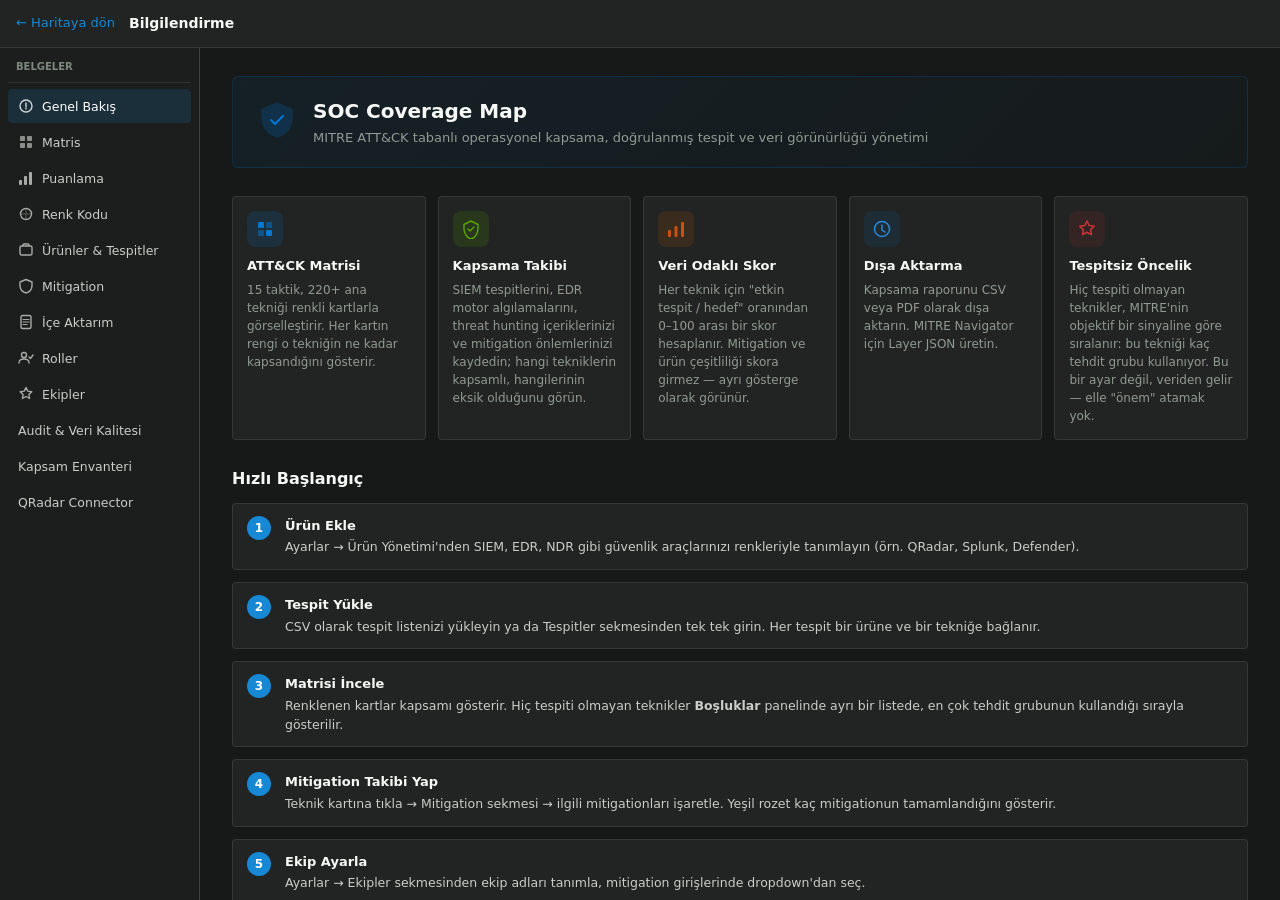
<file: templates/docs.html>
<!DOCTYPE html>
<html lang="tr">
<head>
  <meta charset="UTF-8" />
  <meta name="viewport" content="width=device-width, initial-scale=1.0" />
  <title>Bilgilendirme — SOC Coverage Map</title>
  <link rel="icon" href="/static/favicon.svg" type="image/svg+xml" />
  <link rel="stylesheet" href="/static/styles.css?v=137" />
</head>
<body class="docs-body">
  <header class="docs-topbar">
    <a class="docs-back" href="/">&#8592; Haritaya dön</a>
    <span class="docs-title">Bilgilendirme</span>
  </header>

          <div class="wiki-shell">

            <!-- Wiki Sidebar Nav -->
            <nav class="wiki-nav">
              <div class="wiki-nav-title">Belgeler</div>
              <button class="wiki-nav-item active" data-wiki="w-overview">
                <svg width="16" height="16" viewBox="0 0 16 16" fill="none"><circle cx="8" cy="8" r="6" stroke="currentColor" stroke-width="1.4"/><path d="M8 5v4M8 10.5v.5" stroke="currentColor" stroke-width="1.4" stroke-linecap="round"/></svg>
                Genel Bakış
              </button>
              <button class="wiki-nav-item" data-wiki="w-matrix">
                <svg width="16" height="16" viewBox="0 0 16 16" fill="none"><rect x="2" y="2" width="5" height="5" rx="1" fill="currentColor" opacity=".8"/><rect x="9" y="2" width="5" height="5" rx="1" fill="currentColor" opacity=".8"/><rect x="2" y="9" width="5" height="5" rx="1" fill="currentColor" opacity=".8"/><rect x="9" y="9" width="5" height="5" rx="1" fill="currentColor" opacity=".8"/></svg>
                Matris
              </button>
              <button class="wiki-nav-item" data-wiki="w-scoring">
                <svg width="16" height="16" viewBox="0 0 16 16" fill="none"><rect x="1" y="10" width="3" height="5" rx="1" fill="currentColor"/><rect x="6" y="6" width="3" height="9" rx="1" fill="currentColor"/><rect x="11" y="2" width="3" height="13" rx="1" fill="currentColor"/></svg>
                Puanlama
              </button>
              <button class="wiki-nav-item" data-wiki="w-colors">
                <svg width="16" height="16" viewBox="0 0 16 16" fill="none"><circle cx="8" cy="8" r="5.5" stroke="currentColor" stroke-width="1.4"/><path d="M8 2.5v11M2.5 8h11" stroke="currentColor" stroke-width="1" opacity=".4"/></svg>
                Renk Kodu
              </button>
              <button class="wiki-nav-item" data-wiki="w-products">
                <svg width="16" height="16" viewBox="0 0 16 16" fill="none"><rect x="2" y="4" width="12" height="9" rx="1.5" stroke="currentColor" stroke-width="1.4"/><path d="M5 4V3a1 1 0 011-1h4a1 1 0 011 1v1" stroke="currentColor" stroke-width="1.4"/></svg>
                Ürünler & Tespitler
              </button>
              <button class="wiki-nav-item" data-wiki="w-mitigation">
                <svg width="16" height="16" viewBox="0 0 16 16" fill="none"><path d="M8 1.5L2 4v3.5c0 3.5 2.5 6.5 6 7.5 3.5-1 6-4 6-7.5V4L8 1.5z" stroke="currentColor" stroke-width="1.4" stroke-linejoin="round"/></svg>
                Mitigation
              </button>
              <button class="wiki-nav-item" data-wiki="w-import">
                <svg width="16" height="16" viewBox="0 0 16 16" fill="none"><rect x="3" y="1.5" width="10" height="13" rx="1.5" stroke="currentColor" stroke-width="1.4"/><line x1="5" y1="5.5" x2="11" y2="5.5" stroke="currentColor" stroke-width="1.2" stroke-linecap="round"/><line x1="5" y1="8" x2="11" y2="8" stroke="currentColor" stroke-width="1.2" stroke-linecap="round"/><line x1="5" y1="10.5" x2="9" y2="10.5" stroke="currentColor" stroke-width="1.2" stroke-linecap="round"/></svg>
                İçe Aktarım
              </button>
              <button class="wiki-nav-item" data-wiki="w-roles">
                <svg width="16" height="16" viewBox="0 0 16 16" fill="none"><circle cx="6" cy="5" r="2.5" stroke="currentColor" stroke-width="1.4"/><path d="M1 13c0-2.761 2.239-4 5-4s5 1.239 5 4" stroke="currentColor" stroke-width="1.4" stroke-linecap="round"/><path d="M11 7l1.5 1.5L15 5" stroke="currentColor" stroke-width="1.4" stroke-linecap="round" stroke-linejoin="round"/></svg>
                Roller
              </button>
              <button class="wiki-nav-item" data-wiki="w-teams">
                <svg width="16" height="16" viewBox="0 0 16 16" fill="none"><path d="M8 1.5l1.8 3.6 4 .6-2.9 2.8.7 4L8 10.5l-3.6 2 .7-4L2.2 5.7l4-.6L8 1.5z" stroke="currentColor" stroke-width="1.4" stroke-linejoin="round"/></svg>
                Ekipler
              </button>
              <button class="wiki-nav-item" data-wiki="w-audit">Audit &amp; Veri Kalitesi</button>
              <button class="wiki-nav-item" data-wiki="w-scope-registry">Kapsam Envanteri</button>
              <button class="wiki-nav-item" data-wiki="w-qradar-connector">QRadar Connector</button>
            </nav>

            <!-- Wiki Content -->
            <div class="wiki-content">

              <!-- Genel Bakış -->
              <div class="wiki-page active" id="w-overview">
                <div class="wiki-hero">
                  <div class="wiki-hero-icon">
                    <svg width="40" height="40" viewBox="0 0 40 40" fill="none">
                      <path d="M20 3L5 9.5v8c0 9.5 6.25 17 15 19.5C29.75 34.5 35 27 35 17.5V9.5L20 3z" fill="#0078d4" opacity=".2" stroke="#0078d4" stroke-width="1.5"/>
                      <path d="M14 20l4 4 8-8" stroke="#0078d4" stroke-width="2" stroke-linecap="round" stroke-linejoin="round"/>
                    </svg>
                  </div>
                  <div>
                    <h1 class="wiki-hero-title">SOC Coverage Map</h1>
                    <p class="wiki-hero-sub">MITRE ATT&amp;CK tabanlı operasyonel kapsama, doğrulanmış tespit ve veri görünürlüğü yönetimi</p>
                  </div>
                </div>

                <div class="wiki-cards">
                  <div class="wiki-card">
                    <div class="wiki-card-icon" style="background:rgba(0,120,212,.15);color:#0078d4">
                      <svg width="20" height="20" viewBox="0 0 20 20" fill="none"><rect x="3" y="3" width="6" height="6" rx="1" fill="currentColor"/><rect x="11" y="3" width="6" height="6" rx="1" fill="currentColor" opacity=".5"/><rect x="3" y="11" width="6" height="6" rx="1" fill="currentColor" opacity=".5"/><rect x="11" y="11" width="6" height="6" rx="1" fill="currentColor"/></svg>
                    </div>
                    <div class="wiki-card-title">ATT&amp;CK Matrisi</div>
                    <div class="wiki-card-body">15 taktik, 220+ ana tekniği renkli kartlarla görselleştirir. Her kartın rengi o tekniğin ne kadar kapsandığını gösterir.</div>
                  </div>
                  <div class="wiki-card">
                    <div class="wiki-card-icon" style="background:rgba(87,163,0,.15);color:#57a300">
                      <svg width="20" height="20" viewBox="0 0 20 20" fill="none"><path d="M10 2L3 5.5v4c0 5 3.33 9.67 7 10.5 3.67-.83 7-5.5 7-10.5v-4L10 2z" stroke="currentColor" stroke-width="1.5" stroke-linejoin="round"/><path d="M7 10l2 2 4-4" stroke="currentColor" stroke-width="1.5" stroke-linecap="round" stroke-linejoin="round"/></svg>
                    </div>
                    <div class="wiki-card-title">Kapsama Takibi</div>
                    <div class="wiki-card-body">SIEM tespitlerini, EDR motor algılamalarını, threat hunting içeriklerinizi ve mitigation önlemlerinizi kaydedin; hangi tekniklerin kapsamlı, hangilerinin eksik olduğunu görün.</div>
                  </div>
                  <div class="wiki-card">
                    <div class="wiki-card-icon" style="background:rgba(202,80,16,.15);color:#ca5010">
                      <svg width="20" height="20" viewBox="0 0 20 20" fill="none"><rect x="2" y="11" width="3" height="7" rx="1" fill="currentColor"/><rect x="8.5" y="7" width="3" height="11" rx="1" fill="currentColor"/><rect x="15" y="3" width="3" height="15" rx="1" fill="currentColor"/></svg>
                    </div>
                    <div class="wiki-card-title">Veri Odaklı Skor</div>
                    <div class="wiki-card-body">Her teknik için "etkin tespit / hedef" oranından 0–100 arası bir skor hesaplanır. Mitigation ve ürün çeşitliliği skora girmez — ayrı gösterge olarak görünür.</div>
                  </div>
                  <div class="wiki-card">
                    <div class="wiki-card-icon" style="background:rgba(0,120,212,.1);color:#2b88d8">
                      <svg width="20" height="20" viewBox="0 0 20 20" fill="none"><circle cx="10" cy="10" r="7.5" stroke="currentColor" stroke-width="1.5"/><path d="M10 6v5l3 2" stroke="currentColor" stroke-width="1.5" stroke-linecap="round"/></svg>
                    </div>
                    <div class="wiki-card-title">Dışa Aktarma</div>
                    <div class="wiki-card-body">Kapsama raporunu CSV veya PDF olarak dışa aktarın. MITRE Navigator için Layer JSON üretin.</div>
                  </div>
                  <div class="wiki-card">
                    <div class="wiki-card-icon" style="background:rgba(209,52,56,.1);color:#d13438">
                      <svg width="20" height="20" viewBox="0 0 20 20" fill="none"><path d="M10 2l2.2 4.5 5 .7-3.6 3.5.85 5L10 13.25 5.55 15.7l.85-5L2.8 7.2l5-.7L10 2z" stroke="currentColor" stroke-width="1.5" stroke-linejoin="round"/></svg>
                    </div>
                    <div class="wiki-card-title">Tespitsiz Öncelik</div>
                    <div class="wiki-card-body">Hiç tespiti olmayan teknikler, MITRE'nin objektif bir sinyaline göre sıralanır: bu tekniği kaç tehdit grubu kullanıyor. Bu bir ayar değil, veriden gelir — elle "önem" atamak yok.</div>
                  </div>
                </div>

                <div class="wiki-section">
                  <h2 class="wiki-h2">Hızlı Başlangıç</h2>
                  <div class="wiki-steps">
                    <div class="wiki-step">
                      <div class="wiki-step-num">1</div>
                      <div>
                        <div class="wiki-step-title">Ürün Ekle</div>
                        <div class="wiki-step-body">Ayarlar → Ürün Yönetimi'nden SIEM, EDR, NDR gibi güvenlik araçlarınızı renkleriyle tanımlayın (örn. QRadar, Splunk, Defender).</div>
                      </div>
                    </div>
                    <div class="wiki-step">
                      <div class="wiki-step-num">2</div>
                      <div>
                        <div class="wiki-step-title">Tespit Yükle</div>
                        <div class="wiki-step-body">CSV olarak tespit listenizi yükleyin ya da Tespitler sekmesinden tek tek girin. Her tespit bir ürüne ve bir tekniğe bağlanır.</div>
                      </div>
                    </div>
                    <div class="wiki-step">
                      <div class="wiki-step-num">3</div>
                      <div>
                        <div class="wiki-step-title">Matrisi İncele</div>
                        <div class="wiki-step-body">Renklenen kartlar kapsamı gösterir. Hiç tespiti olmayan teknikler <strong>Boşluklar</strong> panelinde ayrı bir listede, en çok tehdit grubunun kullandığı sırayla gösterilir.</div>
                      </div>
                    </div>
                    <div class="wiki-step">
                      <div class="wiki-step-num">4</div>
                      <div>
                        <div class="wiki-step-title">Mitigation Takibi Yap</div>
                        <div class="wiki-step-body">Teknik kartına tıkla → Mitigation sekmesi → ilgili mitigationları işaretle. Yeşil rozet kaç mitigationun tamamlandığını gösterir.</div>
                      </div>
                    </div>
                    <div class="wiki-step">
                      <div class="wiki-step-num">5</div>
                      <div>
                        <div class="wiki-step-title">Ekip Ayarla</div>
                        <div class="wiki-step-body">Ayarlar → Ekipler sekmesinden ekip adları tanımla, mitigation girişlerinde dropdown'dan seç.</div>
                      </div>
                    </div>
                    <div class="wiki-step">
                      <div class="wiki-step-num">6</div>
                      <div>
                        <div class="wiki-step-title">Raporla</div>
                        <div class="wiki-step-body">CSV/PDF export ile yönetime sunum hazırla ya da Layer JSON ile MITRE Navigator'da görsel harita oluştur.</div>
                      </div>
                    </div>
                  </div>
                </div>
              </div>

              <!-- Matris -->
              <div class="wiki-page" id="w-matrix">
                <h1 class="wiki-page-title">Matris Görünümü</h1>
                <p class="wiki-page-lead">MITRE ATT&amp;CK Enterprise matrisini sütunlar (taktikler) ve kartlar (teknikler) olarak görselleştirir.</p>

                <div class="wiki-section">
                  <h2 class="wiki-h2">Yapı</h2>
                  <div class="wiki-matrix-demo">
                    <div class="wmd-col">
                      <div class="wmd-header">Initial Access</div>
                      <div class="wmd-card wmd-covered">
                        <div class="wmd-id">T1566</div>
                        <div class="wmd-name">Phishing</div>
                        <div class="wmd-stripe" style="background:#0078d4"></div>
                      </div>
                      <div class="wmd-card wmd-medium">
                        <div class="wmd-id">T1190</div>
                        <div class="wmd-name">Exploit Public-Facing App</div>
                      </div>
                      <div class="wmd-card wmd-empty">
                        <div class="wmd-id">T1195</div>
                        <div class="wmd-name">Supply Chain</div>
                      </div>
                    </div>
                    <div class="wmd-col">
                      <div class="wmd-header">Execution</div>
                      <div class="wmd-card wmd-covered">
                        <div class="wmd-id">T1059</div>
                        <div class="wmd-name">Command &amp; Scripting</div>
                        <div class="wmd-stripe" style="background:linear-gradient(#0078d4 50%,#57a300 50%)"></div>
                        <div class="wmd-badge" style="background:rgba(138,127,209,.32);color:#cfc6f5;border:1px solid rgba(138,127,209,.55)">M</div>
                      </div>
                      <div class="wmd-card wmd-low">
                        <div class="wmd-id">T1203</div>
                        <div class="wmd-name">Exploitation for Execution</div>
                      </div>
                    </div>
                    <div class="wmd-col">
                      <div class="wmd-header">Persistence</div>
                      <div class="wmd-card wmd-amber">
                        <div class="wmd-id">T1053</div>
                        <div class="wmd-name">Scheduled Task/Job</div>
                      </div>
                      <div class="wmd-card wmd-empty">
                        <div class="wmd-id">T1078</div>
                        <div class="wmd-name">Valid Accounts</div>
                      </div>
                    </div>
                  </div>
                  <div class="wiki-legend-row">
                    <div class="wiki-legend-item"><div class="wiki-legend-swatch" style="background:rgb(49,55,62)"></div>0%</div>
                    <div class="wiki-legend-item"><div class="wiki-legend-swatch" style="background:rgb(214,96,77)"></div>~%1</div>
                    <div class="wiki-legend-item"><div class="wiki-legend-swatch" style="background:rgb(224,150,79)"></div>~%45</div>
                    <div class="wiki-legend-item"><div class="wiki-legend-swatch" style="background:rgb(224,195,79)"></div>~%70</div>
                    <div class="wiki-legend-item"><div class="wiki-legend-swatch" style="background:rgb(90,160,106)"></div>%100</div>
                  </div>
                  <div class="wiki-info-box" style="margin-top:10px">
                    <p>Renk, skora göre opak bir gradyanın enterpolasyonudur — koyu griden (hiç tespit yok) kırmızıya, turuncuya, sarıya ve son olarak yeşile geçer; kart yazısı arka plana göre otomatik siyah/beyaz olur. Tam sınırlar ve neden opak (saydam değil) olduğu: <strong>Renk Kodu</strong> sayfası.</p>
                  </div>
                </div>

                <div class="wiki-section">
                  <h2 class="wiki-h2">Kart Üzerindeki Göstergeler</h2>
                  <div class="wiki-table-wrap">
                    <table class="wiki-table">
                      <thead><tr><th>Gösterge</th><th>Anlamı</th></tr></thead>
                      <tbody>
                        <tr><td>Ad + ID</td><td>Kart yüzünde üstte teknik adı, altta hafif soluk <code>Tnnnn</code> kodu</td></tr>
                        <tr><td><div class="wt-dots"><span class="wt-dot" style="background:#0078d4"></span><span class="wt-dot" style="background:#57a300"></span></div></td><td>Sağ üst köşedeki nokta(lar) — tekniği kapsayan ürün renkleri (en fazla 5, fazlası "+N" ile)</td></tr>
                      </tbody>
                    </table>
                  </div>
                  <div class="wiki-info-box">
                    <p><em>Not:</em> Tespit oranı, mitigation durumu ve (birleşik modda) kaç ortamda tespit olduğu artık kart yüzünde yazmaz — bir kartın üzerine gelince açılan tooltip'te görünür. Kart yüzü sade tutulur, renk tek başına yeterli sinyal verir. Eskiden "kritik boşluk" işaretli tekniklerin kartına kırmızı kenarlık ve ünlem ekleniyordu (önem seviyesine dayanıyordu). Önem seviyesi kavramı kaldırıldığından bu kart üzerinde artık yok — hiç tespiti olmayan teknikler <strong>Boşluklar</strong> panelinde ayrı bir listede, en çok tehdit grubunun kullandığı sırayla gösterilir.</p>
                  </div>
                </div>

                <div class="wiki-section">
                  <h2 class="wiki-h2">Alt Teknikler (Subteknikler)</h2>
                  <div class="wiki-info-box">
                    <p>Alt teknikleri olan kartlarda ayrı bir işaret yoktur — fareyle herhangi bir kartın üzerine gelin; alt teknikleri varsa altında açılır, yoksa hiçbir şey olmaz. Fare çekilince kapanır, tıklamaya gerek yok.</p>
                    <p><em>Önemli:</em> Bir alt tekniğe yazılan tespit yalnızca o alt tekniğin kendi rengine ve skoruna katkı sağlar — üst tekniği "tespitli" yapmaz. Bir tekniğin üst kartı, ancak <strong>doğrudan kendisine</strong> yazılmış bir tespitle kapsanmış sayılır; kardeş alt tekniklerden birinin kapsanması diğerleri (veya üst teknik) hakkında bir şey söylemez. Üst kartı tıklayıp modalı açtığınızda yine de tüm alt tekniklerdeki kuralları ayrı ayrı gruplanmış olarak görürsünüz — sayım net kalır, görünürlük kaybolmaz.</p>
                  </div>
                </div>

                <div class="wiki-section">
                  <h2 class="wiki-h2">Arama &amp; Filtre</h2>
                  <div class="wiki-info-box">
                    <p><strong>Arama:</strong> Teknik adı veya ID girin (örn. <code>T1059</code>, <code>powershell</code>). Eşleşmeyen teknikler gizlenir.</p>
                    <p><strong>Ürün filtresi:</strong> Üst bardaki renkli ürün adlarına tıklamak teknikleri gizlemez — matris tamamen görünür kalır, ama sanki yalnızca o ürün(ler) varmış gibi yeniden boyanır: seçili ürünün kapsamadığı teknikler dürüstçe boş/koyu görünür. "QRadar'ın kendi haritası" gibi düşünün. <strong>Tümü</strong>'ne basarak sıfırlayın.</p>
                  </div>
                </div>
              </div>

              <!-- Puanlama -->
              <div class="wiki-page" id="w-scoring">
                <h1 class="wiki-page-title">Puanlama Sistemi</h1>
                <p class="wiki-page-lead">Her teknik için 0–1 arasında bir skor hesaplanır. Bu skor, o tekniğin matris kartındaki rengini belirler.</p>
                <div class="wiki-warning"><strong>Bu puan operasyonel bir olgunluk göstergesidir, kanıt değildir.</strong> Kısmi kapsama ve toplu ürün iddiaları da (indirimli ağırlıkla) skora girer; tek başına bir tespitin gerçekten çalıştığının kanıtı değildir. Mitigation ve ürün çeşitliliği skora hiç girmez — ayrı göstergelerdir.</div>

                <div class="wiki-section">
                  <h2 class="wiki-h2">Formül</h2>
                  <div class="wiki-formula">
                    <div class="wf-row">
                      <div class="wf-term">
                        <div class="wf-label">Kapsama Skoru</div>
                        <div class="wf-eq"><code>min(etkin_tespit / hedef, 1.0)</code></div>
                        <div class="wf-note">Hedef 0 ("gerekli değil") ise skor her zaman %100</div>
                      </div>
                    </div>
                    <div class="wf-result">
                      <span>= Teknik Skoru</span>
                      <span class="wf-range">( 0.0 — 1.0 )</span>
                    </div>
                  </div>
                  <div class="wiki-info-box" style="margin-top:10px">
                    <p><strong>Etkin tespit</strong>, tekniğe bağlı her tespitin üç ayrı ağırlığının çarpımının toplamıdır:</p>
                    <ul class="wiki-ul">
                      <li><strong>Tespit gücü</strong> (arayüzde eski adı "kapsam seviyesi", <code>coverage_level</code> alanı) — <code>low</code> ×0.25, <code>half</code> ×0.50, <code>good</code> ×0.75, <code>full</code> ×1.00 (DeTT&CT Visibility Score'unun 4 kademeye sadeleştirilmiş hali)</li>
                      <li><strong>Ortam izleme ağırlığı</strong> — belirli bir ortam seçiliyken, o tespitin ürünü orada ne kadar izliyorsa (tam ×1.00, kısmi ×%oran, yok ×0). "Tüm ortamlar (birleşik)" modunda etkisizdir.</li>
                      <li><strong>Kaynak ağırlığı</strong> — adı olan gerçek bir tespit (<code>named</code>) ×1.00; toplu ürün iddiası (<code>product_claim</code> — içe aktarımdaki "built-in kapsama" gibi tek satırlık, isimsiz bir iddia) ×0.75. Böylece adı olan hiçbir tespiti olmayan bir teknik, yalnızca toplu iddiayla asla %100 gösteremez.</li>
                    </ul>
                    <p><strong>Hedef</strong> (kaç etkin tespit "yeterli" sayılır), o tekniği kaç tehdit grubunun kullandığına (MITRE verisi) göre otomatik 3 kademeye ayrılır — az kullanılan bir teknik <strong>1</strong>, orta düzey <strong>2</strong>, yaygın kullanılan bir teknik <strong>3</strong> ile başlar. Admin bunu API üzerinden her teknik için elle değiştirebilir (şu an için ekranda ayrı bir yapılandırma sekmesi yok); <strong>0</strong> seçilirse "bu teknik için tespit gerekmiyor" demektir ve skor daima %100'dür. Alt tekniği olan bir üst tekniğin hedefi, kendi hedefi + alt tekniklerinin <em>karşılanmamış</em> boşluklarının toplamıdır (bir alt teknik kendi hedefini zaten karşılamışsa üst tekniğe ekstra yük getirmez) — ayrıntı: <a href="https://github.com/ocobayhan/mitre-coverage-map/blob/main/docs/scoring_methodology.md" target="_blank" rel="noopener"><code>docs/scoring_methodology.md</code></a>.</p>
                  </div>
                </div>

                <div class="wiki-section">
                  <h2 class="wiki-h2">"Tespit" mi, "Ortalama Skor" mü?</h2>
                  <div class="wiki-info-box">
                    <p>Üstteki özet çubuğunda iki ayrı sayı vardır ve <strong>farklı sorulara</strong> cevap verirler — birbirine yakın olmaları beklenmemeli:</p>
                    <ul class="wiki-ul">
                      <li><strong>Tespit / Kapsamsız</strong> — sert kanıt ister: adı olan gerçek bir tespit var mı, yok mu (evet/hayır). Toplu ürün iddiası bu kovaya girmez, kısmi kapsama da "yarım tespit" sayılmaz.</li>
                      <li><strong>Ortalama Skor</strong> — yukarıdaki formülün ağırlıklı ortalamasıdır; kısmi kapsamayı, toplu iddiaları ve alt teknikleri (düşük ağırlıkla) de sayar. Daha yumuşak bir olgunluk göstergesidir.</li>
                    </ul>
                    <p>Bir teknik <em>aynı anda</em> "Kapsamsız" listesinde görünüp yine de sıfırdan yüksek bir skora sahip olabilir — bu bir hata değil, örneğin toplu bir ürün iddiası varsa beklenen davranıştır.</p>
                  </div>
                </div>

                <div class="wiki-section">
                  <h2 class="wiki-h2">Alt Teknikler Puanlamaya Nasıl Girer?</h2>
                  <div class="wiki-info-box">
                    <p>Her alt teknik yukarıdaki formülle <strong>kendi</strong> skorunu alır (kendi hedefi, varsayılan 1). Ama bir üst tekniğin kartı, ancak <strong>doğrudan kendisine</strong> yazılmış bir tespitle kapsanmış sayılır — bir kardeş alt tekniğin kapsanması üst tekniği veya diğer kardeşleri etkilemez.</p>
                    <p>Genel <strong>"Ortalama Skor"</strong> özetine alt teknikler dahildir, ama ana tekniklerden daha düşük ağırlıkla: her tekniğin ortalamaya katkısı kendi hedefiyle orantılıdır (hedefi 0 olan "gerekli değil" teknikler otomatik ağırlıksız kalır), alt teknikler ayrıca <strong>0.3×</strong> ek çarpanla girer.</p>
                  </div>
                </div>

                <div class="wiki-section">
                  <h2 class="wiki-h2">Örnek Hesaplamalar</h2>
                  <div class="wiki-examples">
                    <div class="wx-card">
                      <div class="wx-title">Yalnızca Toplu İddia</div>
                      <div class="wx-row"><span>Adı olan tespit yok</span><div class="wx-bar"><div style="width:0%;background:#4f86c6"></div></div><span>0</span></div>
                      <div class="wx-row"><span>1× half ürün iddiası</span><div class="wx-bar"><div style="width:37.5%;background:#4f86c6"></div></div><span>0.50×0.75</span></div>
                      <div class="wx-row"><span>Hedef 2</span><div class="wx-bar"><div style="width:100%;background:#ca5010"></div></div><span>÷2</span></div>
                      <div class="wx-total" style="background:rgb(96,55,55)">Skor: 0.188 <span>■ "Kapsamsız" listesinde de görünür</span></div>
                    </div>
                    <div class="wx-card">
                      <div class="wx-title">Kısmi, Adı Olan Tespit</div>
                      <div class="wx-row"><span>1× half, named</span><div class="wx-bar"><div style="width:25%;background:#4f86c6"></div></div><span>0.50</span></div>
                      <div class="wx-row"><span>Hedef 2</span><div class="wx-bar"><div style="width:100%;background:#ca5010"></div></div><span>÷2</span></div>
                      <div class="wx-total" style="background:rgb(110,95,25)">Skor: 0.25 <span>■ "Tespit" kovasına girer</span></div>
                    </div>
                    <div class="wx-card">
                      <div class="wx-title">Tam Kapsama</div>
                      <div class="wx-row"><span>2× full, named</span><div class="wx-bar"><div style="width:100%;background:#4f86c6"></div></div><span>2.0</span></div>
                      <div class="wx-row"><span>Hedef 2</span><div class="wx-bar"><div style="width:100%;background:#ca5010"></div></div><span>÷2</span></div>
                      <div class="wx-total" style="background:rgb(35,140,95)">Skor: 1.00 <span>■ Tam yeşil</span></div>
                    </div>
                    <div class="wx-card">
                      <div class="wx-title">"Gerekli Değil" (hedef=0)</div>
                      <div class="wx-row"><span>0 tespit</span><div class="wx-bar"><div style="width:0%;background:#4f86c6"></div></div><span>0</span></div>
                      <div class="wx-row"><span>Hedef 0</span><div class="wx-bar"><div style="width:100%;background:#ca5010"></div></div><span>—</span></div>
                      <div class="wx-total" style="background:rgb(35,140,95)">Skor: 1.00 <span>■ Bölme yok, doğrudan tam</span></div>
                    </div>
                  </div>
                </div>

                <div class="wiki-section">
                  <h2 class="wiki-h2">Bu Yöntemin Dayanağı</h2>
                  <p class="wiki-p">Bu formül kafadan atılmadı — her parçası bilinen bir tehdit-istihbaratı yöntemine veya MITRE'nin kendi verisine dayanır. Tam gerekçe ve doğrudan alıntılar için: <a href="https://github.com/ocobayhan/mitre-coverage-map/blob/main/docs/scoring_methodology.md" target="_blank" rel="noopener"><code>docs/scoring_methodology.md</code></a>.</p>
                  <div class="wiki-table-wrap">
                    <table class="wiki-table">
                      <thead><tr><th>Karar</th><th>Dayanak</th></tr></thead>
                      <tbody>
                        <tr><td>4 seviyeli kapsama ağırlığı</td><td><strong>DeTT&amp;CT</strong>'nin (Rabobank CDC) Visibility Score'unun (1–4: Minimal / Orta / İyi / Mükemmel) birebir karşılığı.</td></tr>
                        <tr><td>Hedefin teknik yaygınlığına göre dilimlenmesi</td><td>MITRE'nin kendi verisi: bir tekniği kaç tehdit grubu kullandığı. Doğrulama: bizim en yüksek yaygınlıklı tekniğimiz <strong>T1078 Valid Accounts</strong>, Red Canary'nin 2026 Tehdit Tespit Raporu'nda da 2 yıldır #1 sırada.</td></tr>
                        <tr><td>Alt teknik boşluklarının toplanması (sum)</td><td>MITRE ATT&amp;CK Navigator'ın layer formatı ve DeTT&amp;CT'nin kendi <code>navigator_layer.py</code> kaynak kodu — ikisi de varsayılan olarak <code>sum</code> kullanır (yaygın sanılanın aksine <code>max</code> değil).</td></tr>
                        <tr><td>Renk gradyanı enterpolasyonu</td><td>Aynı mekanizma: Navigator'ın <code>gradient</code> alanı da renkler + min/max arası doğrusal enterpolasyondur.</td></tr>
                      </tbody>
                    </table>
                  </div>
                  <div class="wiki-info-box">
                    <p><strong>Bilinçli uyarlama:</strong> DeTT&amp;CT'nin tam ölçeği -1..5 arası ve Data Quality/Visibility'yi ayrı puanlar — bizim ihtiyacımız için fazla ağırdı, 4 seviyeye sadeleştirildi. MITRE INFORM (Center for Threat-Informed Defense) da bu tür formüllerin "bilimsel kesinlik değil, en iyi mühendislik kararı" olduğunu ve kurumların kendi bağlamlarına göre <em>uyarlaması gerektiğini</em> açıkça belirtiyor — bu formül de tam olarak öyle bir uyarlama.</p>
                  </div>
                </div>

              </div>

              <!-- Renk Kodu -->
              <div class="wiki-page" id="w-colors">
                <h1 class="wiki-page-title">Renk Kodu</h1>
                <p class="wiki-page-lead">Teknik kartlarının arka plan rengi, o tekniğin hesaplanan skoruna göre 4 duraklı bir gradyanın enterpolasyonudur. Skor tam sıfırsa gradyan hiç devreye girmez, düz koyu gri kullanılır.</p>

                <div class="wiki-section">
                  <div class="wiki-gradient-bar">
                    <div class="wgb-track">
                      <div class="wgb-fill"></div>
                      <div class="wgb-marker" style="left:0%"><div class="wgb-label">0 (gri)</div></div>
                      <div class="wgb-marker" style="left:45%"><div class="wgb-label">0.45</div></div>
                      <div class="wgb-marker" style="left:70%"><div class="wgb-label">0.70</div></div>
                      <div class="wgb-marker" style="left:100%"><div class="wgb-label">1.0</div></div>
                    </div>
                    <div class="wgb-zones">
                      <div class="wgb-zone" style="width:45%">
                        <span>Kırmızı → Turuncu</span>
                        <span class="wgb-zone-sub">Tespit var ama hedefin azı karşılanmış</span>
                      </div>
                      <div class="wgb-zone" style="width:25%;border-left:1px solid var(--d-border)">
                        <span>Turuncu → Sarı</span>
                        <span class="wgb-zone-sub">Orta kapsama</span>
                      </div>
                      <div class="wgb-zone" style="width:30%;border-left:1px solid var(--d-border)">
                        <span>Sarı → Yeşil</span>
                        <span class="wgb-zone-sub">İyi kapsama</span>
                      </div>
                    </div>
                  </div>
                  <div class="wiki-info-box" style="margin-top:10px">
                    <p><em>Not:</em> "Tam sıfır" (hiç etkin tespit yok) ile "sıfırın az üstü" arasında ara ton yoktur — skor 0'dan çıkar çıkmaz kart doğrudan kırmızıya döner. Bu bilinçli bir tercih: aradaki farkın (hiç tespit yok / son derece zayıf bir tespit var) gözden kaçmaması için.</p>
                  </div>
                </div>

                <div class="wiki-section">
                  <h2 class="wiki-h2">Opak Dolgu + Otomatik Metin Kontrastı</h2>
                  <div class="wiki-info-box">
                    <p>Kart arka plan rengi RGBA/saydam bir katman değil, doğrudan opak (solid) bir renktir — ana teknik ve alt teknik kartları <strong>tamamen aynı</strong> renklendirmeyi kullanır (eskiden alt teknikler daha soluk gösteriliyordu, bu ayrım kaldırıldı).</p>
                    <p>Kart üzerindeki yazı rengi (siyah ya da beyaz) her kartta arka planın parlaklığına göre otomatik hesaplanır — hangi skor renginde olursa olsun okunabilirlik garantilidir, elle ayarlanan sabit bir metin rengi yoktur.</p>
                  </div>
                </div>

                <div class="wiki-section">
                  <h2 class="wiki-h2">Renk Örnekleri</h2>
                  <div class="wiki-color-samples">
                    <div class="wcs-item">
                      <div class="wcs-swatch" style="background:rgb(49,55,62)"></div>
                      <div class="wcs-info">
                        <div class="wcs-score">Skor: 0.00 (tam sıfır)</div>
                        <div class="wcs-desc">Hiç etkin tespit yok. Düz koyu gri — gradyanın parçası değil, ayrı bir durum.</div>
                      </div>
                    </div>
                    <div class="wcs-item">
                      <div class="wcs-swatch" style="background:rgb(214,96,77)"></div>
                      <div class="wcs-info">
                        <div class="wcs-score">Skor: sıfırın hemen üstü</div>
                        <div class="wcs-desc">İlk etkin tespit girer girmez bu tona atlanır. Yumuşak kırmızı.</div>
                      </div>
                    </div>
                    <div class="wcs-item">
                      <div class="wcs-swatch" style="background:rgb(224,150,79)"></div>
                      <div class="wcs-info">
                        <div class="wcs-score">Skor: 0.45</div>
                        <div class="wcs-desc">Hedefin biraz altı. Yumuşak turuncu.</div>
                      </div>
                    </div>
                    <div class="wcs-item">
                      <div class="wcs-swatch" style="background:rgb(224,195,79)"></div>
                      <div class="wcs-info">
                        <div class="wcs-score">Skor: 0.70</div>
                        <div class="wcs-desc">Hedefin çoğu karşılanmış. Yumuşak sarı.</div>
                      </div>
                    </div>
                    <div class="wcs-item">
                      <div class="wcs-swatch" style="background:rgb(90,160,106)"></div>
                      <div class="wcs-info">
                        <div class="wcs-score">Skor: 1.00</div>
                        <div class="wcs-desc">Hedef tamamen (veya "gerekli değil" ile) karşılanmış. Yumuşak yeşil.</div>
                      </div>
                    </div>
                  </div>
                </div>

                <div class="wiki-section">
                  <h2 class="wiki-h2">Hover Tooltip</h2>
                  <div class="wiki-info-box">
                    <p>Herhangi bir teknik kartın üzerine geldiğinizde bir tooltip açılır. Skora giren ve girmeyen bilgiler ayrı ayrı gösterilir:</p>
                    <div class="wtt-demo">
                      <div class="wtt-row"><span class="wtt-lbl">Tespit</span><div class="wtt-bar"><div style="width:60%;background:#4f86c6"></div></div><span>3 adet · 1.2/2 etkin</span></div>
                      <div class="wtt-divider"></div>
                      <div class="wtt-row"><span class="wtt-lbl">Mitigation ⛨</span><div class="wtt-bar"><div style="width:40%;background:#8a7fd1"></div></div><span>2/5 · skora girmez</span></div>
                      <div class="wtt-divider"></div>
                      <div class="wtt-row"><span class="wtt-lbl">Tehdit grubu</span><span>17 grup kullanıyor</span></div>
                      <div class="wtt-row"><span class="wtt-lbl">Kapsama</span><span style="font-weight:600;color:#35c48b">%60 · hedef 2 tespit</span></div>
                    </div>
                    <p style="margin-top:8px">Adı olan tespiti olmayıp yalnızca toplu ürün iddiasıyla skor alan tekniklerde ek bir uyarı satırı ("Yalnız ürün iddiası") görünür.</p>
                  </div>
                </div>
              </div>

              <!-- Ürünler & Tespitler -->
              <div class="wiki-page" id="w-products">
                <h1 class="wiki-page-title">Ürünler &amp; Tespitler</h1>
                <p class="wiki-page-lead">Ürünler güvenlik araçlarınızı (SIEM, EDR, NDR…) temsil eder. Tespitler ise bu araçlardaki detection içeriklerini MITRE tekniklerine bağlar.</p>

                <div class="wiki-section">
                  <h2 class="wiki-h2">Ürün Ekleme</h2>
                  <div class="wiki-steps">
                    <div class="wiki-step">
                      <div class="wiki-step-num">1</div>
                      <div>Sol menüden <strong>Ayarlar</strong> → <strong>Ürün Yönetimi</strong> sekmesine gidin.</div>
                    </div>
                    <div class="wiki-step">
                      <div class="wiki-step-num">2</div>
                      <div>Ürün adını yazın (örn. <em>QRadar</em>, <em>Splunk</em>, <em>Defender</em>) ve bir renk seçin.</div>
                    </div>
                    <div class="wiki-step">
                      <div class="wiki-step-num">3</div>
                      <div><strong>Ekle</strong> butonuna tıklayın. Ürün matristeki legend'da görünür ve tespitlerle ilişkilendirilebilir hale gelir.</div>
                    </div>
                  </div>
                  <div class="wiki-tip">
                    <svg width="14" height="14" viewBox="0 0 14 14" fill="none"><circle cx="7" cy="7" r="6" stroke="#0078d4" stroke-width="1.2"/><path d="M7 4.5v3.5M7 9.5v.5" stroke="#0078d4" stroke-width="1.2" stroke-linecap="round"/></svg>
                    Ürün renkleri matristeki sol şerit ve alt noktalarda kullanılır. Birbirinden ayrışan renkler seçmek okunabilirliği artırır.
                  </div>
                </div>

                <div class="wiki-section">
                  <h2 class="wiki-h2">Tespit Ekleme (Tek Tek)</h2>
                  <p class="wiki-p">Sol menüden <strong>Tespitler</strong> sekmesine gidin. Üstteki forma tespit adı, ürün ve teknik ID'sini girerek ekleyin.</p>
                  <div class="wiki-table-wrap">
                    <table class="wiki-table">
                      <thead><tr><th>Alan</th><th>Açıklama</th><th>Örnek</th></tr></thead>
                      <tbody>
                        <tr><td>Tespit Adı</td><td>Tespiti tanımlayan başlık</td><td><code>Suspicious PowerShell Execution</code></td></tr>
                        <tr><td>Kaynak / Ürün</td><td>Tespitin bulunduğu araç</td><td><code>QRadar</code></td></tr>
                        <tr><td>Teknik ID</td><td>MITRE ATT&amp;CK teknik kodu</td><td><code>T1059.001</code></td></tr>
                      </tbody>
                    </table>
                  </div>
                </div>

                <div class="wiki-section">
                  <h2 class="wiki-h2">Bir Tekniği Birden Fazla Tespitle İlişkilendirme</h2>
                  <div class="wiki-info-box">
                    <p>Bir tespit birden fazla teknikle ilişkilendirilebilir. Tespitler sayfasında tespit satırındaki <strong>+ Teknik Ekle</strong> alanını kullanın veya CSV'de aynı tespit adını farklı tekniklerle tekrarlayın.</p>
                  </div>
                </div>
              </div>

              <!-- Mitigation -->
              <div class="wiki-page" id="w-mitigation">
                <h1 class="wiki-page-title">Mitigation Takibi</h1>
                <p class="wiki-page-lead">MITRE ATT&amp;CK'ta her teknik için önerilen önlemler (mitigations) tanımlıdır. Bu araç, hangi önlemlerin uygulandığını takip etmenize olanak tanır.</p>

                <div class="wiki-section">
                  <h2 class="wiki-h2">Mitigation Nedir?</h2>
                  <div class="wiki-info-box">
                    <p>MITRE, her teknik için saldırıyı zorlaştıracak kontroller tanımlar. Örneğin <strong>T1059 (Command &amp; Scripting)</strong> için önerilen mitigationlar şunlardır:</p>
                    <ul class="wiki-ul">
                      <li><strong>M1038</strong> — Execution Prevention (uygulama beyaz listesi)</li>
                      <li><strong>M1026</strong> — Privileged Account Management</li>
                      <li><strong>M1049</strong> — Antivirus / Antimalware</li>
                    </ul>
                    <p>Mitigation adına tıklayınca açılan popup MITRE'nin tam açıklamasını ve resmi bağlantısını gösterir.</p>
                  </div>
                </div>

                <div class="wiki-section">
                  <h2 class="wiki-h2">Entry-Based Takip</h2>
                  <div class="wiki-info-box">
                    <p>Mitigation takibi <strong>onay kutusu</strong> değil, <strong>kayıt girişi</strong> tabanlıdır. Bir mitigation için en az bir kayıt eklediğinizde (ekip + ürün + yorum) sistem o mitigationu <em>işaretli</em> sayar — ayrı bir "checked" bayrağı yoktur, kayıt varlığının kendisi yeterlidir.</p>
                    <p>Bu sayede "kim, ne zaman, hangi ekip, hangi ürünle" gibi bilgiler kayıt altına alınır ve audit trail oluşturulur.</p>
                  </div>
                </div>

                <div class="wiki-section">
                  <h2 class="wiki-h2">Nasıl Kayıt Eklenir?</h2>
                  <div class="wiki-steps">
                    <div class="wiki-step">
                      <div class="wiki-step-num">1</div>
                      <div>Matris'te bir teknik kartına tıklayın → modal açılır.</div>
                    </div>
                    <div class="wiki-step">
                      <div class="wiki-step-num">2</div>
                      <div><strong>Mitigations</strong> sekmesine geçin. Teknikle ilişkili MITRE mitigationları listelenir.</div>
                    </div>
                    <div class="wiki-step">
                      <div class="wiki-step-num">3</div>
                      <div>Bir mitigation için <strong>Ekip</strong> dropdown'ından sorumlu ekibi, <strong>Ürün</strong> dropdown'ından hangi ürünle sağlandığını seçin (ürün yoksa <em>Diğer</em>), <strong>Yorum</strong> alanına nasıl sağlandığını yazın ve <strong>Kaydet</strong>'e tıklayın.</div>
                    </div>
                    <div class="wiki-step">
                      <div class="wiki-step-num">4</div>
                      <div>Kaydedilen giriş mitigationun altında listelenir. İlk kayıt sonrasında o mitigation <em>işaretli</em> sayılır ve Matrix'te ilgili teknik kartının tooltip'inde görünür — teknik skoru <strong>değişmez</strong>.</div>
                    </div>
                  </div>
                </div>

                <div class="wiki-section">
                  <h2 class="wiki-h2">Mitigation Listesi Sayfası</h2>
                  <div class="wiki-info-box">
                    <p>Sol menüden <strong>Mitigation</strong> sekmesine gidin. Tüm MITRE mitigationlarını, hangi tekniklerde geçtiklerini ve ekibinizin eklediği kayıtları tek sayfada görürsünüz.</p>
                    <p>Mitigation adına tıklayınca açılan popup tam açıklamayı ve MITRE bağlantısını gösterir. Teknik adlarına tıklayarak o tekniğin modalını açabilirsiniz.</p>
                  </div>
                </div>

                <div class="wiki-section">
                  <h2 class="wiki-h2">Neden Skora Girmiyor?</h2>
                  <div class="wiki-warning"><strong>Mitigation skora hiç girmez.</strong> Haritanın cevapladığı soru "bu tekniği görebiliyor muyuz" — mitigation bunu değil, "bu tekniği zorlaştırıyor muyuz"u anlatır. İkisi karışırsa hiçbir tekniğin gerçekten tespit edilip edilmediği anlaşılmaz.</div>
                  <div class="wiki-info-box">
                    <p>Ayrıca MITRE'nin mitigation↔teknik eşlemesi çok geniştir ve bu, mitigationu skora katmayı riskli kılar: tek bir mitigation kaydı (örn. <strong>M1018 User Account Management</strong>) MITRE'nin eşlemesi üzerinden <strong>120'den fazla</strong> farklı tekniği aynı anda etkiler. Eğer skora girseydi, o 120 tekniğin hiç tespiti olmayanları da suni şekilde yükselirdi — <em>"bu mitigation bu teknikle ilgilidir"</em> demek, <em>"bu mitigation bu tekniği engeller"</em> demek değildir.</p>
                    <p>Bu yüzden mitigation, kartın rengine hiç karışmaz — hover tooltip'inde ayrı bir satır olarak görünür, skoru hiç etkilemez.</p>
                  </div>
                </div>
              </div>

              <!-- CSV Format -->
              <div class="wiki-page" id="w-import">
                <h1 class="wiki-page-title">İçe Aktarım &amp; MITRE Eşleme</h1>
                <p class="wiki-page-lead">Ürün ve kural listenizi bir LLM'e verip MITRE eşlemesini ürettirin, dönen dosyayı buraya yükleyin. Uygulama eşlemeyi haritaya dönüştürür.</p>

                <div class="wiki-section">
                  <h2 class="wiki-h2">Akış</h2>
                  <div class="wiki-steps">
                    <div class="wiki-step">
                      <div class="wiki-step-num">1</div>
                      <div>Kurallarınızı SIEM/EDR'den dışa aktarın (QRadar Use Case Manager, Defender custom detections vb.).</div>
                    </div>
                    <div class="wiki-step">
                      <div class="wiki-step-num">2</div>
                      <div><strong>Ayarlar → İçe Aktarım</strong> ekranından <strong>Prompt'u kopyala</strong>. Prompt'un sonundaki <code>GİRDİ</code> bölümüne ürün ve kural listenizi yazıp Claude'a verin.</div>
                    </div>
                    <div class="wiki-step">
                      <div class="wiki-step-num">3</div>
                      <div>Dönen JSON'u bir <code>.json</code> dosyasına kaydedin ve <strong>Önizle</strong> ile yükleyin. Bu adımda veritabanına <strong>hiçbir şey yazılmaz</strong>.</div>
                    </div>
                    <div class="wiki-step">
                      <div class="wiki-step-num">4</div>
                      <div>Planı inceleyin — kaç yeni kural, hangi teknikler eklenecek, hangi satırlar hatalı. Doğruysa <strong>Uygula</strong>.</div>
                    </div>
                  </div>
                </div>

                <div class="wiki-section">
                  <h2 class="wiki-h2">Bir kural, birden fazla teknik</h2>
                  <p class="wiki-p">Tek bir tespit kuralı birden fazla ATT&amp;CK tekniğini görebilir. Şema bunu doğrudan destekler — <code>techniques</code> bir dizidir ve kaç eleman isterseniz içerebilir.</p>
                  <pre class="wiki-code">{
  "name": "Suspicious PowerShell download",
  "product": "Defender for Endpoint",
  "techniques": ["T1059.001", "T1105"],
  "coverage_level": "full"
}</pre>
                </div>

                <div class="wiki-section">
                  <h2 class="wiki-h2">Dosya şeması</h2>
                  <div class="wiki-table-wrap">
                    <table class="wiki-table">
                      <thead><tr><th>Bölüm</th><th>Ne için</th></tr></thead>
                      <tbody>
                        <tr><td><code>schema</code>, <code>version</code></td><td>Sabit: <code>"soc-coverage-import"</code> ve <code>1</code>. Uyuşmazsa dosya reddedilir.</td></tr>
                        <tr><td><code>products[]</code></td><td>Katalogda olmayan yeni ürünler. Oluşturmak <span class="role-badge role-admin">admin</span> ister.</td></tr>
                        <tr><td><code>rules[]</code></td><td>İsimli kurallar. <code>name</code>, <code>product</code> ve en az bir <code>techniques</code> zorunlu.</td></tr>
                        <tr><td><code>product_coverage[]</code></td><td>Ürünün built-in setinin toplu kapsaması. <code>"&lt;Ürün&gt; — Built-in kapsama"</code> adlı tek kayda dönüşür.</td></tr>
                      </tbody>
                    </table>
                  </div>
                  <div class="wiki-tip">
                    <svg width="14" height="14" viewBox="0 0 14 14" fill="none"><circle cx="7" cy="7" r="6" stroke="#0078d4" stroke-width="1.2"/><path d="M7 4.5v3.5M7 9.5v.5" stroke="#0078d4" stroke-width="1.2" stroke-linecap="round"/></svg>
                    Tüm alanların ayrıntısı ve Claude'a verilecek prompt'un tam metni: <code>docs/mitre_mapping_prompt.md</code>
                  </div>
                </div>

                <div class="wiki-section">
                  <h2 class="wiki-h2">Doğrulama kuralları</h2>
                  <div class="wiki-table-wrap">
                    <table class="wiki-table">
                      <thead><tr><th>Kural</th><th>Neden</th></tr></thead>
                      <tbody>
                        <tr><td>Tanınmayan teknik ID'si dosyayı bloklamaz</td><td>Uydurulmuş bir ID (<code>T9999</code> gibi — LLM'lerin bilinen bir riski) yalnızca <strong>uyarı</strong> üretir: o satır atlanır, kuralın kendisi geçerli teknikleriyle birlikte yine de oluşturulur. Tek bir hatalı satır 300+ geçerli satırı bloklamaz.</td></tr>
                        <tr><td>Ürün katalogda ya da dosyada tanımlı olmalı</td><td><code>rules.source</code> ile <code>products.name</code> arasında FK yok; eşleşmeyen kaynak hiçbir ortamda kapsama sağlamaz.</td></tr>
                        <tr><td>Aynı kural dosyada iki kez geçemez</td><td>Hangi satırın kazandığı belirsiz kalırdı.</td></tr>
                        <tr><td><strong>Kısmi uygulama yok</strong></td><td>Tek bir hata varsa hiçbir satır yazılmaz — yarısı girmiş bir dosyayı toparlamak zordur.</td></tr>
                      </tbody>
                    </table>
                  </div>
                </div>

                <div class="wiki-section">
                  <h2 class="wiki-h2">Aynı dosyayı tekrar yüklemek</h2>
                  <p class="wiki-p">Mevcut bir kural (aynı ad + aynı ürün) yeniden yüklendiğinde <strong>teknikleri silinmez</strong>, yalnızca eksik olanlar eklenir. Uygulamada elle yaptığınız eşlemeler asla kaybolmaz.</p>
                  <p class="wiki-p">Bunun bedeli: kaynak sistemden kaldırdığınız bir eşleme uygulamada kalır. Kaldırmak için ilgili kuralın teknik çipini <strong>Tespitler</strong> ekranından silin.</p>
                </div>

                <div class="wiki-section">
                  <h2 class="wiki-h2">CSV alternatifi</h2>
                  <p class="wiki-p">Basit durumlar için CSV de kabul edilir; aynı doğrulayıcıdan geçer. Bir kuralın birden fazla tekniği varsa her teknik için bir satır yazın — satırlar tek kurala birleştirilir.</p>
                  <pre class="wiki-code">name,tech,source
Suspicious PowerShell download,T1059.001,Defender for Endpoint
Suspicious PowerShell download,T1105,Defender for Endpoint
Mimikatz Detected,T1003.001,QRadar</pre>
                  <div class="wiki-table-wrap">
                    <table class="wiki-table">
                      <thead><tr><th>Sütun</th><th>Zorunlu</th><th>Açıklama</th></tr></thead>
                      <tbody>
                        <tr><td><code>name</code></td><td><span class="wt-required">Evet</span></td><td>Kural adı</td></tr>
                        <tr><td><code>tech</code></td><td><span class="wt-required">Evet</span></td><td>Teknik ID (<code>T1059</code> veya <code>T1059.001</code>)</td></tr>
                        <tr><td><code>source</code></td><td><span class="wt-required">Evet</span></td><td>Ürün adı — katalogla birebir eşleşmeli</td></tr>
                        <tr><td><code>coverage_level</code></td><td><span class="wt-optional">Hayır</span></td><td><code>low</code> / <code>half</code> / <code>good</code> / <code>full</code> (varsayılan <code>full</code>)</td></tr>
                      </tbody>
                    </table>
                  </div>
                  <div class="wiki-tip">
                    <svg width="14" height="14" viewBox="0 0 14 14" fill="none"><circle cx="7" cy="7" r="6" stroke="#0078d4" stroke-width="1.2"/><path d="M7 4.5v3.5M7 9.5v.5" stroke="#0078d4" stroke-width="1.2" stroke-linecap="round"/></svg>
                    CSV yolunda satır satır önizleme yoktur. Planı görmek istiyorsanız JSON kullanın.
                  </div>
                </div>

                <div class="wiki-section">
                  <h2 class="wiki-h2">Dışa Aktarma</h2>
                  <div class="wiki-table-wrap">
                    <table class="wiki-table">
                      <thead><tr><th>Format</th><th>İçerik</th><th>Kullanım</th></tr></thead>
                      <tbody>
                        <tr><td><strong>CSV Export</strong></td><td>Tüm teknikler, skor, tespit sayısı, ürünler</td><td>Excel analizi, raporlama</td></tr>
                        <tr><td><strong>PDF Export</strong></td><td>Özet tablo + metrikler</td><td>Yönetim sunumu</td></tr>
                        <tr><td><strong>Layer JSON</strong></td><td>MITRE Navigator uyumlu katman</td><td>Navigator'da görsel harita</td></tr>
                      </tbody>
                    </table>
                  </div>
                </div>
              </div>

              <!-- Roller -->
              <div class="wiki-page" id="w-roles">
                <h1 class="wiki-page-title">Kullanıcı Rolleri</h1>
                <p class="wiki-page-lead">Üç yetki seviyesi vardır. Her kullanıcı yalnızca rolüne uygun işlemleri gerçekleştirebilir.</p>

                <div class="wiki-section">
                  <div class="wiki-table-wrap">
                    <table class="wiki-table">
                      <thead>
                        <tr>
                          <th>Özellik</th>
                          <th><span class="role-badge role-viewer">viewer</span></th>
                          <th><span class="role-badge role-editor">editor</span></th>
                          <th><span class="role-badge role-admin">admin</span></th>
                        </tr>
                      </thead>
                      <tbody>
                        <tr><td>Matrisi görüntüleme</td><td class="tc">✓</td><td class="tc">✓</td><td class="tc">✓</td></tr>
                        <tr><td>Teknik detay modalı</td><td class="tc">✓</td><td class="tc">✓</td><td class="tc">✓</td></tr>
                        <tr><td>Mitigation işaretleme</td><td class="tc">—</td><td class="tc">✓</td><td class="tc">✓</td></tr>
                        <tr><td>Tespit ekleme / silme</td><td class="tc">—</td><td class="tc">✓</td><td class="tc">✓</td></tr>
                        <tr><td>CSV yükleme</td><td class="tc">—</td><td class="tc">✓</td><td class="tc">✓</td></tr>
                        <tr><td>Ürün ekleme / silme</td><td class="tc">—</td><td class="tc">—</td><td class="tc">✓</td></tr>
                        <tr><td>Ekipler yönetimi</td><td class="tc">—</td><td class="tc">—</td><td class="tc">✓</td></tr>
                        <tr><td>Kullanıcı yönetimi</td><td class="tc">—</td><td class="tc">—</td><td class="tc">✓</td></tr>
                        <tr><td>Audit log görüntüleme</td><td class="tc">—</td><td class="tc">—</td><td class="tc">✓</td></tr>
                        <tr><td>Veri sıfırlama</td><td class="tc">—</td><td class="tc">—</td><td class="tc">✓</td></tr>
                        <tr><td>Teknik yapılandırma</td><td class="tc">—</td><td class="tc">—</td><td class="tc">✓</td></tr>
                      </tbody>
                    </table>
                  </div>
                </div>

                <div class="wiki-section">
                  <h2 class="wiki-h2">Kullanıcı Ekleme</h2>
                  <div class="wiki-info-box">
                    <p>Ayarlar → <strong>Kullanıcılar</strong> sekmesi (yalnızca admin görür). Kullanıcı adı, şifre ve rol seçilerek eklenebilir. Şifreler bcrypt ile saklanır.</p>
                  </div>
                </div>

                <div class="wiki-section">
                  <h2 class="wiki-h2">Audit Log</h2>
                  <div class="wiki-info-box">
                    <p>Ayarlar → <strong>Audit Log</strong> (yalnızca admin). Tespit ekleme/silme, mitigation işaretleme gibi tüm yazma işlemleri tarih, kullanıcı ve işlem detayıyla kaydedilir.</p>
                  </div>
                </div>
              </div>

              <!-- Ekipler -->
              <div class="wiki-page" id="w-teams">
                <h1 class="wiki-page-title">Ekipler</h1>
                <p class="wiki-page-lead">Mitigation girişlerini sorumlu ekiplere bağlayabilirsiniz.</p>
                <div class="wiki-info-box">
                  <p><em>Not:</em> Önceden her tekniğe 1–5 arası elle bir "önem derecesi" atanabiliyor ve kapsanmamış kritik (seviye 5) teknikler kırmızı kenarlıkla işaretleniyordu. Bu kavram kaldırıldı — opak ve yönetilemezdi. Tespitsiz tekniklerin önceliklendirilmesi artık MITRE'nin objektif sinyaline (kaç tehdit grubu kullanıyor) dayanır, bkz. <strong>Puanlama</strong> sayfası.</p>
                </div>

                <div class="wiki-section">
                  <h2 class="wiki-h2">Ekip Yönetimi</h2>
                  <div class="wiki-info-box">
                    <p>Ekipler <strong>Ayarlar → Ekipler</strong> sekmesinde (yalnızca admin) oluşturulur. Ekip adı girilip <strong>Ekle</strong> butonuna tıklanır.</p>
                    <p>Oluşturulan ekipler, mitigation kayıt girişlerindeki <strong>Ekip</strong> dropdown'unda otomatik olarak listelenir. Bu sayede her mitigation girişi için hangi ekibin sorumlu olduğu izlenebilir.</p>
                  </div>
                </div>

                <div class="wiki-section">
                  <h2 class="wiki-h2">Mitigation Girişinde Ekip Seçimi</h2>
                  <div class="wiki-steps">
                    <div class="wiki-step">
                      <div class="wiki-step-num">1</div>
                      <div>Ayarlar → <strong>Ekipler</strong> sekmesinden ekibinizi önce tanımlayın (örn. <em>SOC Ekibi</em>, <em>Güvenlik Mimarisi</em>).</div>
                    </div>
                    <div class="wiki-step">
                      <div class="wiki-step-num">2</div>
                      <div>Teknik modalı → <strong>Mitigations</strong> sekmesinde, bir mitigation için <strong>Ekip</strong> dropdown'ından sorumlu ekibi, <strong>Ürün</strong> dropdown'ından hangi ürünle sağlandığını seçin.</div>
                    </div>
                    <div class="wiki-step">
                      <div class="wiki-step-num">3</div>
                      <div>Yorum alanını doldurup kaydedin. Girişiniz Mitigation Listesi sayfasındaki Ekip/Ürün/Yorum kolonlarında görünür.</div>
                    </div>
                  </div>
                </div>
              </div>

              <!-- Audit ve Veri Kalitesi -->
              <div class="wiki-page" id="w-audit">
                <h1 class="wiki-page-title">Audit &amp; Veri Kalitesi</h1>
                <p class="wiki-page-lead">KPI'nın güvenilirliği yalnızca sonuçtan değil, sonuca götüren değişikliklerin izlenebilirliğinden gelir.</p>

                <div class="wiki-section">
                  <h2 class="wiki-h2">Audit Zinciri</h2>
                  <div class="wiki-info-box">
                    <p>Kritik işlemler; kullanıcı, zaman, istek kimliği, işlem türü, hedef kayıt, önceki/yeni değer ve zincir hash'i ile kaydedilir. Her kayıt önceki kaydın hash'ine bağlıdır; zincir doğrulama ekranı olası bütünlük sorunlarını gösterir.</p>
                    <p>Audit kayıtları normal uygulama akışında güncellenmez veya silinmez. Düzeltmeler yeni bir işlem olarak iz bırakır.</p>
                  </div>
                </div>

                <div class="wiki-section">
                  <h2 class="wiki-h2">Veri Kalitesi Kontrolleri</h2>
                  <p class="wiki-p">Yedi ayrı kontrol, her biri kendi ağırlığıyla tek bir <strong>Kalite Skoru</strong>'na (0–100) katkı yapar:</p>
                  <div class="wiki-table-wrap">
                    <table class="wiki-table">
                      <thead><tr><th>Kontrol</th><th>Ne demek</th><th>Ağırlık</th></tr></thead>
                      <tbody>
                        <tr><td>Eşlenmemiş tespit</td><td>Kural hiçbir geçerli MITRE tekniğine bağlı değil</td><td>%45</td></tr>
                        <tr><td>Geçersiz + orphan eşleme</td><td>Var olmayan bir teknik ID'si <em>veya</em> silinmiş bir tespite bağlı kalmış eşleme</td><td>%30</td></tr>
                        <tr><td>Bilinmeyen ürün</td><td>Kuralın kaynağı ürün kataloğunda yok — bu kural hiçbir ortamda kapsama sağlamaz</td><td>%10</td></tr>
                        <tr><td>Geçersiz taktik</td><td>Taktik alanı MITRE Enterprise taktikleriyle eşleşmiyor</td><td>%10</td></tr>
                        <tr><td>Geçersiz kapsama seviyesi</td><td><code>coverage_level</code> dört geçerli değerden biri değil</td><td>%5</td></tr>
                      </tbody>
                    </table>
                  </div>
                  <div class="wiki-info-box">
                    <p>Ayrıca <em>eski teknik adı kullanımı</em> (standart T-koduna çevrilmesi gereken) ayrı bir uyarı olarak listelenir ama skoru düşürmez — otomatik onarılabilir.</p>
                  </div>
                  <div class="wiki-warning"><strong>Onarım geri alınamaz:</strong> <strong>Veri Kalitesi → Onar</strong> (yalnızca admin) eski teknik adlarını standart ID'ye çevirir, placeholder ve orphan eşlemeleri siler, taktik alanlarını normalize eder — çalıştırmadan önce sorunların listesini gözden geçirin. İşlem audit zincirine önce/sonra özetiyle yazılır.</div>
                </div>

                <div class="wiki-section">
                  <h2 class="wiki-h2">Kanıt Paketi</h2>
                  <div class="wiki-info-box">
                    <p><strong>Audit → Kanıt Paketi</strong>, ekrandaki filtreleri kullanarak JSON formatında bir denetim paketi üretir. Paket; manifest, kayıtlar, kaynak zincirin doğrulama sonucu, zincir başı hash'i ve paket SHA-256 hash'ini içerir.</p>
                    <p>Bağımsız doğrulamada önce <code>export_hash</code> alanı hariç paket içeriği anahtarları sıralı ve boşluksuz JSON olarak serileştirilir; ardından SHA-256 hesaplanır. Sonuç dosyadaki <code>export_hash</code> ile aynı olmalıdır.</p>
                  </div>
                  <div class="wiki-warning">Filtrelenmiş paket zincirin yalnızca seçilen kayıtlarını taşır. Manifestteki <strong>audit_chain</strong> alanı ise paket oluşturulduğu anda kaynak veritabanındaki tam zincirin durumunu bildirir.</div>
                </div>
              </div>

              <div class="wiki-page" id="w-scope-registry">
                <h1 class="wiki-page-title">Kapsam Envanteri</h1>
                <p class="wiki-page-lead">KPI ölçümünün hangi ortam için geçerli olduğunu, o ortamı hangi ürünlerin nasıl izlediğini kayıt altına alır.</p>

                <div class="wiki-section">
                  <h2 class="wiki-h2">Sınıflandırma</h2>
                  <p class="wiki-p">İki seviye — aradaki "varlık grubu" katmanı kaldırıldı (süreç aşırı dallanıyordu, tek ortam yeterli ayrım sağlıyor).</p>
                  <table class="wiki-table">
                    <thead><tr><th>Seviye</th><th>Örnek</th><th>Amaç</th></tr></thead>
                    <tbody>
                      <tr><td>Ortam</td><td>Site B</td><td>İş ve teknoloji sınırını, sahibi, kritikliği ve yaklaşık varlık sayısını tanımlar.</td></tr>
                      <tr><td>Ürün izleme</td><td>QRadar / Tam / Log yönlendirme</td><td>Ürünün o ortamdaki bulunurluğunu, yöntemini (agent/log yönlendirme/API/network/hibrit) ve yaklaşık cihaz kapsamını kaydeder.</td></tr>
                    </tbody>
                  </table>
                  <div class="wiki-info-box"><p><strong>Örnek:</strong> Site B ortamı için QRadar <em>Tam</em>, Defender <em>İzlenmiyor</em> seçilebilir. Farklı ürün/telemetri/teknik kapsamına sahip sistemler (örn. client cihazları) ayrı bir ortam olarak tanımlanmalıdır.</p></div>
                </div>

                <div class="wiki-section">
                  <h2 class="wiki-h2">Anket Durumları</h2>
                  <ul class="wiki-ul">
                    <li><strong>Değerlendirilmedi:</strong> Kapsam hakkında henüz güvenilir beyan yoktur.</li>
                    <li><strong>İzlenmiyor:</strong> Ürün bu ortamda kullanılmıyor; kapsam yüzde 0'dır.</li>
                    <li><strong>Kısmi izleme:</strong> Yüzde 1-99 arasında cihaz, log veya sensör kapsamı vardır; hariç kalan sınır nota yazılmalıdır.</li>
                    <li><strong>Tam izleme:</strong> Tanımlı ortamın tamamı ürün kapsamındadır; yüzde 100 kabul edilir.</li>
                  </ul>
                  <div class="wiki-warning"><strong>Önemli:</strong> Tam izleme, MITRE detection coverage anlamına gelmez. Önce ilgili QRadar connector'ından tespitler alınır; teknik eşleme, aktiflik ve kontrollü test kanıtı doğrulandıktan sonra detection KPI'ına katkı verir.</div>
                </div>

                <div class="wiki-section">
                  <h2 class="wiki-h2">Yetki ve Audit</h2>
                  <p>Viewer kayıtları okur. Editor ürün izleme anketini doldurur. Admin ortamları oluşturur veya düzenler. Her anket kaydı değerlendiren kullanıcı, tarih, önceki ve sonraki değerlerle Audit zincirine eklenir.</p>
                </div>
              </div>

              <div class="wiki-page" id="w-qradar-connector">
                <h1 class="wiki-page-title">QRadar Connector</h1>
                <p class="wiki-page-lead">Use Case Manager mapping envanterini salt-okunur olarak alır, native rule ID üzerinden mevcut detection kayıtlarıyla birleştirir.</p>

                <div class="wiki-section">
                  <h2 class="wiki-h2">Kurulum</h2>
                  <div class="wiki-steps">
                    <div class="wiki-step"><div class="wiki-step-num">1</div><div>QRadar'da yalnız görüntüleme yetkilerine sahip bir <strong>Authorized Service</strong> ve SEC token oluşturun.</div></div>
                    <div class="wiki-step"><div class="wiki-step-num">2</div><div>Token'ı uygulama sunucusunda ortam değişkeni olarak tanımlayın; token değerini arayüze girmeyin.</div></div>
                    <div class="wiki-step"><div class="wiki-step-num">3</div><div><strong>Ayarlar → Connector'lar</strong> ekranında QRadar HTTPS adresini, environment adını ve mappings API path'ini kaydedin.</div></div>
                    <div class="wiki-step"><div class="wiki-step-num">4</div><div>Önce <strong>Bağlantıyı Test Et</strong>, ardından <strong>Şimdi Senkronize Et</strong> komutunu çalıştırın.</div></div>
                  </div>
                </div>

                <div class="wiki-section">
                  <h2 class="wiki-h2">Birleştirme Kuralları</h2>
                  <ul class="wiki-ul">
                    <li>Birincil kimlik QRadar native rule UUID/ID değeridir.</li>
                    <li>İlk senkronizasyonda aynı ürün ve aynı ada sahip tek kayıt varsa mevcut detection'a bağlanır.</li>
                    <li>Eşleşme yoksa ve import açıksa yeni kayıt <strong>Untested</strong> ve düşük güvenle oluşturulur.</li>
                    <li>Manuel ATT&amp;CK eşleşmeleri ve doğrulama kanıtları connector tarafından silinmez.</li>
                    <li>QRadar yanıtında görünmeyen kayıt hemen silinmez; üç ardışık sync sonrasında <strong>Stale</strong> olur.</li>
                  </ul>
                  <div class="wiki-warning">Senkronizasyon detection'ı doğrulanmış yapmaz. QRadar mapping'i envanter kanıtıdır; resmi KPI için kontrollü test, yöntem, kanıt ve doğrulama tarihi gerekir.</div>
                </div>

                <div class="wiki-section">
                  <h2 class="wiki-h2">Durumlar</h2>
                  <table class="wiki-table">
                    <thead><tr><th>Alan</th><th>Anlamı</th></tr></thead>
                    <tbody>
                      <tr><td>Envanter</td><td>Connector tarafından görülen toplam native QRadar kuralı</td></tr>
                      <tr><td>Bağlı kural</td><td>Uygulamadaki detection kaydıyla ilişkilendirilmiş native kural</td></tr>
                      <tr><td>Aktif</td><td>Son sync'te görülen ve QRadar tarafında etkin olan kayıt</td></tr>
                      <tr><td>Stale</td><td>Üç ardışık sync boyunca QRadar yanıtında bulunmayan kayıt</td></tr>
                    </tbody>
                  </table>
                </div>
              </div>

            </div><!-- /.wiki-content -->
          </div><!-- /.wiki-shell -->

  <script>
    // Wiki sekme gecisi — index.html'den bagimsiz, tek dosyalik davranis.
    (function () {
      const content = document.querySelector('.wiki-content');
      function show(target) {
        const page = document.getElementById(target);
        if (!page) return false;
        document.querySelectorAll('.wiki-nav-item').forEach(b => b.classList.remove('active'));
        document.querySelectorAll('.wiki-page').forEach(p => p.classList.remove('active'));
        document.querySelector(`.wiki-nav-item[data-wiki="${target}"]`)?.classList.add('active');
        page.classList.add('active');
        if (content) content.scrollTop = 0;
        return true;
      }
      document.querySelectorAll('.wiki-nav-item').forEach(btn => {
        btn.addEventListener('click', () => {
          if (show(btn.dataset.wiki)) history.replaceState(null, '', '#' + btn.dataset.wiki);
        });
      });
      // /docs#w-import gibi derin baglantilar dogrudan o sayfayi acsin —
      // uygulamadan "ayrintili sema" linki bunu kullaniyor.
      const fromHash = location.hash.replace('#', '');
      if (fromHash) show(fromHash);
      window.addEventListener('hashchange', () => show(location.hash.replace('#', '')));
    })();
  </script>
</body>
</html>
</file>
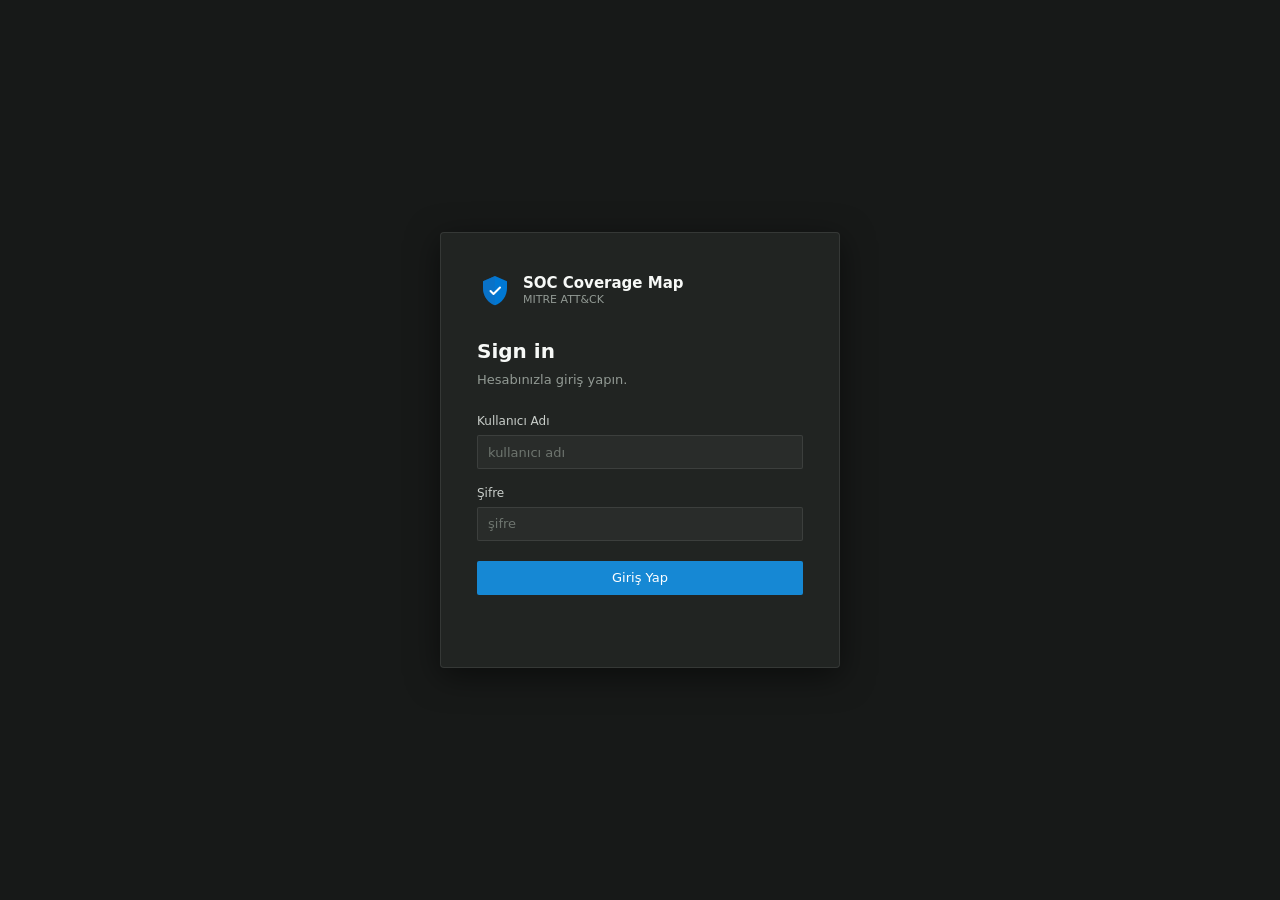
<file: templates/login.html>
<!DOCTYPE html>
<html lang="tr">
<head>
  <meta charset="UTF-8" />
  <meta name="viewport" content="width=device-width, initial-scale=1.0" />
  <title>SOC Coverage Map — Sign in</title>
  <link rel="icon" href="/static/favicon.svg" type="image/svg+xml" />
  <link rel="stylesheet" href="/static/styles.css?v=95" />
</head>
<body>
  <div class="login-shell">
    <div class="login-card">

      <!-- Defender Logo -->
      <div class="login-logo">
        <svg width="36" height="36" viewBox="0 0 36 36" fill="none" aria-hidden="true">
          <path d="M18 3L6 8.25v6.75c0 7.875 5 15.255 12 17.25 7-1.995 12-9.375 12-17.25V8.25L18 3z" fill="#0078d4"/>
          <path d="M18 3L6 8.25v6.75c0 7.875 5 15.255 12 17.25V3z" fill="#106ebe" opacity="0.55"/>
          <path d="M23 14.5l-6.5 6.5-3-3" stroke="white" stroke-width="2" stroke-linecap="round" stroke-linejoin="round"/>
        </svg>
        <div>
          <div class="login-logo-text">SOC Coverage Map</div>
          <div class="login-logo-sub">MITRE ATT&amp;CK</div>
        </div>
      </div>

      <h1 class="login-heading">Sign in</h1>
      <p class="login-subtitle">Hesabınızla giriş yapın.</p>

      <form id="loginForm" class="login-form">
        <div class="login-field">
          <label for="username">Kullanıcı Adı</label>
          <input id="username" type="text" autocomplete="username" required placeholder="kullanıcı adı" />
        </div>
        <div class="login-field">
          <label for="password">Şifre</label>
          <input id="password" type="password" autocomplete="current-password" required placeholder="şifre" />
        </div>
        <button class="login-submit" type="submit">Giriş Yap</button>
        <div id="loginError" class="login-error"></div>
      </form>

    </div>
  </div>

  <script>
    const form = document.getElementById('loginForm');
    const errorEl = document.getElementById('loginError');
    form.addEventListener('submit', async (e) => {
      e.preventDefault();
      errorEl.textContent = '';
      const username = document.getElementById('username').value.trim();
      const password = document.getElementById('password').value;
      const res = await fetch('/api/login', {
        method: 'POST',
        headers: { 'Content-Type': 'application/json' },
        body: JSON.stringify({ username, password })
      });
      if (!res.ok) {
        const payload = await res.json().catch(() => ({}));
        errorEl.textContent = payload.error || 'Giriş başarısız.';
        return;
      }
      window.location.href = '/';
    });
  </script>
</body>
</html>
</file>
<file: static/styles.css>
/* ═══════════════════════════════════════════════════════
   Microsoft Defender for Endpoint — Fluent Dark Theme
   ═══════════════════════════════════════════════════════ */

:root {
  --d-bg:          #1b1a19;
  --d-surface:     #252423;
  --d-surface-alt: #2c2b2a;
  --d-nav:         #201f1e;
  --d-topbar:      #141313;
  --d-hover:       #323130;
  --d-border:      #3b3a39;
  --d-blue:        #0078d4;
  --d-blue-light:  #2b88d8;
  --d-blue-hover:  #106ebe;
  --d-blue-tint:   rgba(0,120,212,0.15);
  --d-text-1:      #ffffff;
  --d-text-2:      #c8c6c4;
  --d-text-3:      #a19f9d;
  --d-green:       #57a300;
  --d-red:         #d13438;
  --d-orange:      #ca5010;

  /* Legacy aliases so JS-injected inline styles keep working */
  --bg-color:       var(--d-bg);
  --card-bg:        var(--d-surface);
  --panel-bg:       var(--d-surface);
  --card-empty:     var(--d-surface-alt);
  --card-border:    var(--d-border);
  --header-bg:      var(--d-surface);
  --text-primary:   var(--d-text-1);
  --text-secondary: var(--d-text-3);
  --accent-blue:    var(--d-blue);
  --accent-green:   var(--d-green);
  --accent-amber:   var(--d-orange);
  --accent-red:     var(--d-red);
}

* { box-sizing: border-box; }

body {
  background: var(--d-bg);
  color: var(--d-text-2);
  font-family: 'Segoe UI Variable', 'Segoe UI', system-ui, -apple-system, sans-serif;
  margin: 0;
  padding: 0;
  font-size: 13px;
  height: 100vh;
  overflow: hidden;
}

h1, h2, h3 { margin: 0; }

/* ── Top Shell ──────────────────────────────────────────── */
.ms-shell {
  display: flex;
  flex-direction: column;
  height: 100vh;
  overflow: hidden;
}

/* Matrix tam ekran modu — sadece kendi CSS'imizdeki menu/ust cubuk gizlenir
   (gercek Fullscreen API degil, kullanicinin istegi buydu: "chrome
   sayfasinin tamami heatmap olsun" — sekme/adres cubugu degil, bizim
   navigasyonumuz). .content zaten flex:1 oldugu icin bosalan alani
   otomatik doldurur. */
.ms-shell.matrix-fullscreen .ms-topbar,
.ms-shell.matrix-fullscreen .sidebar {
  display: none;
}
#btnMatrixFullscreen.active { background: var(--d-blue); color: #fff; border-color: var(--d-blue); }

.ms-topbar {
  height: 48px;
  flex-shrink: 0;
  background: var(--d-topbar);
  border-bottom: 1px solid var(--d-border);
  display: flex;
  align-items: center;
  justify-content: space-between;
  padding: 0 12px 0 0;
  z-index: 200;
}

.ms-topbar-left {
  display: flex;
  align-items: center;
}

.ms-menu-btn {
  width: 48px;
  height: 48px;
  background: transparent;
  border: none;
  color: var(--d-text-2);
  cursor: pointer;
  display: flex;
  align-items: center;
  justify-content: center;
  flex-shrink: 0;
  transition: background 0.15s, color 0.15s;
}
.ms-menu-btn:hover { background: var(--d-hover); color: var(--d-text-1); }

.ms-brand {
  display: flex;
  align-items: center;
  gap: 8px;
  color: var(--d-text-1);
  font-size: 14px;
  font-weight: 600;
  letter-spacing: 0.01em;
  padding: 0 8px;
  white-space: nowrap;
  user-select: none;
}
.ms-brand svg { flex-shrink: 0; }

.ms-topbar-right {
  display: flex;
  align-items: center;
  gap: 16px;
}

.ms-topbar-stats {
  display: flex;
  align-items: center;
  gap: 20px;
  font-size: 12px;
  color: var(--d-text-3);
}
.ms-topbar-stats .stat-item { display: flex; align-items: center; gap: 5px; }
.ms-topbar-stats .stat-val { color: var(--d-text-1); font-weight: 600; }

.ms-user-area {
  display: flex;
  align-items: center;
  gap: 8px;
}

/* ── App Shell ──────────────────────────────────────────── */
.app-shell {
  display: flex;
  flex: 1;
  min-height: 0;
  overflow: hidden;
}

/* ── Sidebar / Nav Rail ─────────────────────────────────── */
.sidebar {
  width: 240px;
  flex-shrink: 0;
  background: var(--d-nav);
  border-right: 1px solid var(--d-border);
  display: flex;
  flex-direction: column;
  gap: 2px;
  padding: 8px 0;
  overflow: hidden;
  transition: width 0.2s ease;
}

.sidebar.collapsed { width: 48px; }

.nav-item {
  position: relative;
  display: flex;
  align-items: center;
  gap: 12px;
  padding: 0 16px;
  height: 40px;
  background: transparent;
  border: none;
  color: var(--d-text-2);
  cursor: pointer;
  font-size: 13px;
  font-family: inherit;
  text-align: left;
  white-space: nowrap;
  overflow: hidden;
  transition: background 0.15s, color 0.15s;
  width: 100%;
}

.nav-item::before {
  content: '';
  position: absolute;
  left: 0;
  top: 8px;
  bottom: 8px;
  width: 3px;
  background: transparent;
  border-radius: 0 2px 2px 0;
  transition: background 0.15s;
}

.nav-item:hover { background: var(--d-hover); color: var(--d-text-1); }

.nav-item.active {
  background: var(--d-blue-tint);
  color: var(--d-text-1);
}
.nav-item.active::before { background: var(--d-blue); }

.nav-item svg { flex-shrink: 0; width: 20px; height: 20px; color: inherit; }

.sidebar.collapsed .nav-item {
  padding: 0;
  justify-content: center;
  gap: 0;
}

.nav-label { transition: opacity 0.15s; }
.sidebar.collapsed .nav-label { display: none; }

/* Suppress old short labels */
.nav-short { display: none !important; }

/* ── Content Area ───────────────────────────────────────── */
.content {
  flex: 1;
  overflow: hidden;
  background: var(--d-bg);
  display: flex;
  flex-direction: column;
  min-height: 0;
}

/* ── Panels ─────────────────────────────────────────────── */
.panel { display: none; width: 100%; }

.panel.active {
  display: flex;
  flex-direction: column;
  flex: 1;
  overflow: auto;
  padding: 16px 20px 20px;
  min-height: 0;
}

/* Matrix panel: inner containers scroll, outer doesn't */
.panel.active#matrixPanel {
  overflow: hidden;
  padding: 12px 16px;
}

/* Panels that use full-width info-card: no outer padding */
#mitigationPanel.panel.active,
#rulesPanel.panel.active {
  padding: 0;
  overflow: auto;
}

/* ── Page Header ────────────────────────────────────────── */
.ms-page-header {
  display: flex;
  align-items: center;
  justify-content: space-between;
  flex-wrap: wrap;
  gap: 12px;
  margin-bottom: 12px;
  padding-bottom: 10px;
  border-bottom: 1px solid var(--d-border);
  flex-shrink: 0;
}

.ms-page-title {
  font-size: 17px;
  font-weight: 600;
  color: var(--d-text-1);
  margin: 0;
}

.ms-command-bar {
  display: flex;
  align-items: center;
  gap: 8px;
  flex-wrap: wrap;
}

.ms-command-divider {
  width: 1px;
  height: 22px;
  background: var(--d-border);
  flex-shrink: 0;
}

/* Ayrı .filter-bar satırı kaldırıldı, arama command-bar'a küçük ve sade
   biçimde taşındı (kullanıcı kararı, 2026-08-15) — dikeyde yer kazanır. */
.ms-inline-search {
  height: 24px;
  width: 150px;
  background: var(--d-bg);
  border: 1px solid var(--d-border);
  color: var(--d-text-1);
  border-radius: 3px;
  padding: 0 8px;
  font-size: 12px;
  font-family: inherit;
}
.ms-inline-search::placeholder { color: var(--d-text-3); }
.ms-inline-search:focus { outline: none; border-color: var(--d-blue); }

/* ── Matrix ─────────────────────────────────────────────── */
.ms-matrix-wrap {
  flex: 1;
  min-height: 0;
  overflow: auto;
}

.matrix-container {
  display: grid;
  grid-auto-flow: column;
  grid-auto-columns: minmax(142px, 168px);
  gap: 5px;
  padding: 4px 4px 16px;
  align-content: start;
}

/* Kolon artik kendi arka plani/kenarligi olan ayri bir "kutu" degil —
   kullanici karariyla kaldirildi, kartlar ortak matrix arka plani
   uzerinde dumduz duruyor (2026-08-15). Sadece yapisal gruplama kaldi. */
.tactic-column {
  display: flex;
  flex-direction: column;
  gap: 2px;
  min-width: 142px;
}

/* font-size/padding: en uzun 2 taktik adı ("Resource Development",
   "Command and Control") en dar kolon genişliğinde (142px) TEK SATIRA
   sığacak şekilde ölçüldü (canlı DOM'da metin genişliği ölçülerek) —
   yoksa o kolonun başlığı 2 satıra sarıp diğer kolonlara göre daha
   uzun oluyor, kart yığını aşağı kayıyor gibi görünüyordu (kullanıcı:
   "Resource Development kutucuğu aşağı taşmış", 2026-08-15). */
.tactic-header {
  color: var(--d-text-1);
  font-size: 10px;
  font-weight: 600;
  letter-spacing: 0.06em;
  text-transform: uppercase;
  background: var(--d-surface-alt);
  padding: 5px 6px;
  text-align: center;
  border-radius: 3px;
  border-bottom: 2px solid var(--d-blue);
  position: sticky;
  top: 0;
  z-index: 10;
  white-space: nowrap;
  transition: filter 0.15s, transform 0.15s cubic-bezier(.65,.05,.36,1), box-shadow 0.15s;
  cursor: default;
}
/* Teknik kartlarındaki pop efektiyle tutarlı, hafif bir hover tepkisi —
   kullanıcı: "az aksiyon kat". z-index yükseltilir ki komşu sticky
   başlıkların üzerine gölge düşürsün. */
.tactic-header:hover {
  filter: brightness(1.25);
  transform: scale(1.04);
  box-shadow: 0 6px 18px rgba(0,0,0,.6);
  z-index: 11;
}

/* Taktik kolonu icindeki teknik kartlarini tutan sarmalayici — tek sutun
   (kullanici karariyla referanstaki sarmalanan izgaradan geri donuldu,
   2026-08-14). col'un .tactic-header'dan sonraki tek DOM cocugu. */
.tactic-techniques {
  display: flex;
  flex-direction: column;
  gap: 2px;
}

/* ── Technique Cards ────────────────────────────────────────
   İki satır: ad üstte, ID altta hafif saydam (kullanıcı kararı —
   tek satır "ID Ad" denemesi geri alındı, bkz. PROJECT_STATE.md).
   Dolgu rengi = kapsama skoru (opak — bkz. scoreToColor), metin rengi
   luminance'a göre otomatik siyah/beyaz (bkz. scoreTextColor). Kompakt
   boyut — daha fazla teknik ekrana sığsın diye küçültüldü (2026-08-15).*/
.technique-card {
  background: var(--d-bg);
  border: 1px solid rgba(0,0,0,0.2);
  border-radius: 3px;
  padding: 3px 5px 2px;
  min-height: 30px;
  position: relative;
  display: flex;
  flex-direction: column;
  justify-content: center;
  gap: 1px;
  transition: background 0.15s, border-color 0.15s, filter 0.2s, opacity 0.2s,
              transform 0.2s cubic-bezier(.65,.05,.36,1),
              box-shadow 0.2s cubic-bezier(.65,.05,.36,1);
  color: var(--d-text-2);
  cursor: pointer;
}

.technique-card.covered { opacity: 1; color: var(--d-text-1); border-color: var(--d-border-strong, #4a5568); }

.tc-name {
  font-weight: 500;
  font-size: 10.5px;
  line-height: 1.2;
  color: inherit;
  white-space: nowrap;
  overflow: hidden;
  text-overflow: ellipsis;
}

.tc-foot {
  display: flex;
  align-items: center;
  gap: 5px;
  font-size: 8.5px;
  line-height: 1;
}

/* color:inherit ile kartın otomatik siyah/beyaz kontrastını (scoreTextColor)
   TAKİP EDER — sabit bir gri (eskiden var(--d-text-3)) her arka plan renginde
   okunaklı olamıyordu (kullanıcı: "orda sıkıntı var"). opacity ile ad'dan
   daha soluk kalıp hiyerarşi korunuyor, kontrast garanti. */
.tc-id {
  font-family: 'Cascadia Code', 'Cascadia Mono', Consolas, monospace;
  color: inherit;
  opacity: 0.7;
}

/* Urun noktalari ust satira tasindi — alt satir artik sayaca ait */
.technique-card > .product-dots,
.subtech-card > .product-dots {
  top: 4px;
  bottom: auto;
  right: 5px;
}

/* ── Subtechniques: hover-flyout ────────────────────────────
   Kartin DOM COCUGU olarak eklenir (renderMatrix() bkz.) — hover'in
   karttan flyout'a gecerken kopmamasi (CSS :hover torunlarda surer,
   kardeslerde surmez) ve position:absolute'in dogru karta gore
   konumlanmasi icin sart. Yon ASAGI (yana degil): taktik kolonlari dar
   (176-208px, 6px bosluk) — yana acilan bir flyout komsu kolonla
   cakisir ve en sagdaki kolonun tasacak yeri yoktur. top:100% ile SIFIR
   bosluk bilinclidir — aradaki bosluk "olu bolge" hover bug'i yaratir
   (fare karttan flyout'a gecerken hover kopar). Kapaliyken
   pointer-events:none sart — yoksa gorunmez kutu altindaki baska bir
   kartin hover/click'ini yer. display:none/block gecis yapamaz, o yuzden
   opacity/visibility/transform kullanilir. Karttan biraz daha genis
   (-4px sag/sol tasma) ve ust kenarda vurgu rengiyle "karta bagli"
   okunuyor — referans projedeki flyout'un gorsel agirligina yaklasmak
   icin. */
.subtech-container {
  position: absolute;
  top: 100%;
  left: -4px;
  right: -4px;
  z-index: 5;
  background: var(--d-surface-alt);
  border: 1px solid var(--d-border);
  border-top: 2px solid var(--d-blue-light);
  border-radius: 0 0 6px 6px;
  padding: 4px;
  box-shadow: 0 10px 24px rgba(0,0,0,.55);
  opacity: 0;
  visibility: hidden;
  pointer-events: none;
  transform: translateY(-6px);
  transition: opacity .16s ease, transform .16s ease, visibility 0s linear .16s;
}
.technique-card:hover > .subtech-container {
  opacity: 1;
  visibility: visible;
  pointer-events: auto;
  transform: translateY(0);
  transition: opacity .16s ease, transform .16s ease, visibility 0s;
}

.subtech-card {
  background: var(--d-bg);
  border: 1px solid rgba(0,0,0,0.2);
  border-radius: 3px;
  padding: 2px 4px 1px;
  margin: 2px 0;
  min-height: 25px;
  display: flex;
  flex-direction: column;
  justify-content: center;
  gap: 1px;
  position: relative;
  transition: background 0.15s, filter 0.2s, box-shadow 0.2s;
  color: var(--d-text-2);
  cursor: pointer;
}
.subtech-card .tc-name { font-size: 9.5px; font-weight: 400; }
.subtech-card .tc-foot { font-size: 8px; }

/* ── Source stripe & dots ───────────────────────────────── */
.source-stripe {
  position: absolute;
  left: -3px;
  top: 6px;
  width: 4px;
  height: calc(100% - 12px);
  border-radius: 2px;
  overflow: hidden;
}

.source-pill-unused {
  position: absolute;
  left: -3px;
  top: 6px;
  width: 4px;
  height: 22px;
  border-radius: 2px;
  opacity: 0.9;
}

.product-dots {
  position: absolute;
  right: 6px;
  bottom: 5px;
  display: flex;
  gap: 3px;
}
.product-dot {
  width: 5px;
  height: 5px;
  border-radius: 50%;
  border: 1px solid rgba(255,255,255,0.2);
}
.product-dot-more {
  width: auto;
  height: 5px;
  padding: 0 2px;
  font-size: 9px;
  color: var(--d-text-3);
  border-radius: 4px;
  background: rgba(0,0,0,0.35);
}

/* ── Matrix Stat Bar ────────────────────────────────────── */
.matrix-stat-bar {
  display: flex;
  align-items: center;
  background: var(--d-surface);
  border: 1px solid var(--d-border);
  border-radius: 3px;
  padding: 0 8px;
  margin-bottom: 8px;
  flex-shrink: 0;
  overflow-x: auto;
  gap: 0;
}
.mstat {
  display: flex;
  flex-direction: column;
  align-items: center;
  padding: 7px 18px;
  min-width: 80px;
}
.mstat-val {
  font-size: 16px;
  font-weight: 700;
  color: var(--d-text-1);
  line-height: 1.1;
  letter-spacing: -0.02em;
}
.mstat-lbl {
  font-size: 9.5px;
  color: var(--d-text-3);
  text-transform: uppercase;
  letter-spacing: 0.06em;
  margin-top: 2px;
  white-space: nowrap;
}
.mstat-sep {
  width: 1px;
  height: 26px;
  background: var(--d-border);
  flex-shrink: 0;
}
/* Color states */
.mstat-val.good  { color: #57a300; }
.mstat-val.mid   { color: #ca5010; }
.mstat-val.bad   { color: #d13438; }
.mstat-val.muted { color: var(--d-text-3); }

/* ── Filter Bar (Ortam/Audit panelleri kullanıyor — Matrix kendi
   .ms-inline-search'üne geçti, bkz. yukarıda) ──────────────── */
.filter-group { display: flex; flex-direction: column; gap: 4px; }
.filter-group label { font-size: 11px; color: var(--d-text-3); }

/* ── Fluent Inputs ──────────────────────────────────────── */
input, select, textarea {
  background: var(--d-surface);
  border: 1px solid var(--d-border);
  color: var(--d-text-1);
  font-family: inherit;
  font-size: 13px;
  border-radius: 3px;
  padding: 4px 8px;
  height: 30px;
  transition: border-color 0.15s, box-shadow 0.15s;
  outline: none;
}
input:focus, select:focus, textarea:focus {
  border-color: var(--d-blue);
  box-shadow: 0 0 0 1px var(--d-blue);
}
textarea { height: auto; resize: vertical; }
input[type="color"] { padding: 2px 4px; cursor: pointer; }
input[type="file"] { height: auto; padding: 4px; cursor: pointer; }

/* ── Buttons ────────────────────────────────────────────── */
button.action-btn {
  display: inline-flex;
  align-items: center;
  gap: 6px;
  padding: 0 14px;
  height: 30px;
  border: 1px solid transparent;
  border-radius: 3px;
  cursor: pointer;
  font-family: inherit;
  font-size: 13px;
  font-weight: 400;
  white-space: nowrap;
  transition: background 0.15s, border-color 0.15s;
}
.btn-add { background: var(--d-blue); color: #fff; border-color: var(--d-blue); }
.btn-add:hover { background: var(--d-blue-hover); border-color: var(--d-blue-hover); }

.btn-reset {
  background: var(--d-surface-alt);
  color: var(--d-text-2);
  border-color: var(--d-border);
}
.btn-reset:hover { background: var(--d-hover); color: var(--d-text-1); border-color: var(--d-blue); }

.action-btn:active { transform: translateY(1px); }

#btnLogout { height: 28px; font-size: 12px; padding: 0 12px; }

/* ── User Badge ─────────────────────────────────────────── */
.user-badge {
  font-size: 12px;
  color: var(--d-text-2);
  background: var(--d-surface);
  border: 1px solid var(--d-border);
  border-radius: 999px;
  padding: 3px 10px;
  white-space: nowrap;
}

/* ── Stats (legacy, now rendered in topbar) ─────────────── */
.stats { font-size: 12px; color: var(--d-text-3); }
.stats span { color: var(--d-text-1); font-weight: 600; }
.session-box { display: flex; align-items: center; gap: 8px; }

/* ── Score Legend (degrade statik — bir kez cizilir; imleç
   wireScoreTooltip'in hover mekanizmasiyla kayar, bkz. #scoreLegendCursor) ─ */
.score-legend { display: flex; align-items: center; gap: 6px; flex-shrink: 0; }
.score-legend-bar { width: 100px; height: 8px; border-radius: 4px; border: 1px solid var(--d-border); position: relative; }
.score-legend-lbl { font-size: 11px; color: var(--d-text-3); white-space: nowrap; }
.score-legend-cursor {
  position: absolute;
  top: -2px;
  left: 0;
  width: 2px;
  height: 12px;
  background: #fff;
  border-radius: 1px;
  transform: translateX(-1px);
  box-shadow: 0 0 0 1px rgba(0,0,0,.6);
  opacity: 0;
  pointer-events: none;
  transition: left 0.1s, opacity 0.15s;
}
.score-legend-cursor.active { opacity: 1; }

/* ── Legend (= ürün filtresi, tıkla-izole et) ──────────────
   Kullanıcı kararıyla küçültüldü (2026-08-15) — command-bar'da arama
   ile aynı satırı paylaştığı için daha az yer kaplamalı. */
.legend { display: flex; gap: 6px; flex-wrap: wrap; }
.legend-item { display: flex; align-items: center; gap: 3px; font-size: 11px; color: var(--d-text-2); cursor: pointer; }
.legend-box { width: 8px; height: 8px; border-radius: 2px; border: 1px solid rgba(255,255,255,0.2); }
.legend-item--off { opacity: 0.35; filter: grayscale(0.7); }
.legend-box--all {
  background: linear-gradient(135deg, var(--d-blue) 0%, var(--d-green) 100%);
  border-color: rgba(255,255,255,0.3);
}
.legend-item--all { font-weight: 500; color: var(--d-text-1); }

.product-legend { display: flex; gap: 8px; flex-wrap: wrap; align-items: center; font-size: 12px; color: var(--d-text-2); }
.product-legend-item { display: flex; align-items: center; gap: 4px; }
.product-legend-swatch { width: 8px; height: 8px; border-radius: 2px; border: 1px solid rgba(255,255,255,0.3); }

/* Legacy top-bar hidden (moved to ms-topbar + ms-page-header) */
.top-bar { display: none; }
.header-section { flex-shrink: 0; }
.brand { display: none; }
.sidebar-note { display: none; }
.nav-toggle { display: none; }

/* ── Admin Actions ──────────────────────────────────────── */
.admin-actions { display: flex; align-items: center; gap: 6px; }

/* ── Modal ──────────────────────────────────────────────── */
.modal {
  display: none;
  position: fixed;
  inset: 0;
  background: rgba(0,0,0,0.65);
  z-index: 2000;
  align-items: flex-start;
  justify-content: center;
  overflow: auto;
  padding: 40px 20px;
  backdrop-filter: blur(2px);
  animation: techModalBackdropIn 0.15s ease;
}

.modal-content {
  background: var(--d-surface);
  width: 90%;
  max-width: 960px;
  max-height: 80vh;
  border: 1px solid var(--d-border);
  display: flex;
  flex-direction: column;
  border-radius: 4px;
  box-shadow: 0 16px 48px rgba(0,0,0,0.6);
  animation: techModalPopIn 0.18s cubic-bezier(.2,.8,.35,1);
}

.modal-header {
  padding: 14px 20px 12px;
  background: var(--d-surface-alt);
  display: flex;
  justify-content: space-between;
  align-items: center;
  border-bottom: 1px solid var(--d-border);
  border-radius: 4px 4px 0 0;
}
.modal-header h2 { color: var(--d-text-1); margin: 0; font-size: 15px; font-weight: 600; }
.modal-body { background: var(--d-surface); color: var(--d-text-2); padding: 20px; overflow-y: auto; flex: 1; }

.modal-close {
  background: transparent;
  border: none;
  color: var(--d-text-2);
  font-size: 20px;
  cursor: pointer;
  width: 30px;
  height: 30px;
  display: flex;
  align-items: center;
  justify-content: center;
  border-radius: 3px;
  line-height: 1;
  transition: background 0.15s, color 0.15s;
}
.modal-close:hover { background: var(--d-hover); color: var(--d-text-1); }

/* ── Modal Tabs ─────────────────────────────────────────── */
.modal-tabs { display: flex; gap: 4px; margin-bottom: 14px; }
.tab-btn {
  background: var(--d-surface-alt);
  border: 1px solid var(--d-border);
  color: var(--d-text-3);
  padding: 5px 12px;
  border-radius: 3px;
  cursor: pointer;
  font-size: 12px;
  font-family: inherit;
  transition: all 0.15s;
}
.tab-btn.active { background: var(--d-blue-tint); border-color: var(--d-blue); color: var(--d-text-1); }
.tab-btn:hover:not(.active) { background: var(--d-hover); color: var(--d-text-1); }
@keyframes techModalTabFadeIn { from { opacity: 0; } to { opacity: 1; } }
.tab-panel { display: none; }
.tab-panel.active { display: block; animation: techModalTabFadeIn 0.12s ease; }

/* ── Info Card ──────────────────────────────────────────── */
.info-card {
  background: var(--d-surface);
  width: 100%;
  max-width: none;
  border: 1px solid var(--d-border);
  border-radius: 4px;
  padding: 20px;
  color: var(--d-text-2);
}
.info-card h2 { margin: 0 0 12px; font-size: 15px; font-weight: 600; color: var(--d-text-1); }
.info-section { margin-top: 16px; }
.info-section h3 { margin: 0 0 6px; font-size: 13px; font-weight: 600; color: var(--d-text-1); }
.info-section p { margin: 0 0 8px; color: var(--d-text-2); }
.info-list { display: flex; flex-direction: column; gap: 4px; color: var(--d-text-2); }
.info-card code {
  color: var(--d-text-1);
  background: var(--d-surface-alt);
  border: 1px solid var(--d-border);
  padding: 1px 5px;
  border-radius: 3px;
  font-family: 'Cascadia Code', 'Cascadia Mono', Consolas, monospace;
  font-size: 11px;
}

/* ── Settings ───────────────────────────────────────────── */
.settings-row { display: flex; gap: 10px; align-items: flex-end; flex-wrap: wrap; }
.settings-subtitle { margin-top: 12px; font-size: 11px; text-transform: uppercase; letter-spacing: 0.06em; color: var(--d-text-3); }
.settings-hint { margin-top: 8px; padding: 8px 10px; background: var(--d-surface-alt); border-left: 3px solid var(--accent-blue); border-radius: 3px; color: var(--d-text-2); font-size: 11px; line-height: 1.5; }

/* Matris ortam filtresi */
.filter-scope select { min-width: 220px; }
.scope-active-note {
  display: flex; align-items: center; gap: 6px; flex-wrap: wrap;
  margin-bottom: 8px; padding: 7px 10px;
  background: rgba(0,120,212,.08); border: 1px solid var(--accent-blue); border-radius: 3px;
  color: var(--d-text-2); font-size: 11px; line-height: 1.6;
}
.scope-active-note strong { color: var(--d-text-1); font-weight: 600; }
.scope-chip { display: inline-block; margin-right: 4px; padding: 1px 7px; border-radius: 9999px; font-size: 10px; }
.scope-chip.on  { background: rgba(87,163,0,.14); color: #79c000; }
.scope-chip.off { background: rgba(120,120,120,.12); color: var(--d-text-3); text-decoration: line-through; }
.product-cat-hint { display: block; color: var(--d-text-3); font-size: 10px; margin-top: 1px; }
.product-category { height: 26px; font-size: 11px; padding: 2px 6px; }

/* ── Bölüm alt sekmeleri (Harita / Envanter / Boşluklar / Ayarlar) ──────── */
.section-tabs {
  display: flex; gap: 2px; flex-shrink: 0; flex-wrap: wrap;
  padding: 0 20px;
  background: var(--d-surface);
  border-bottom: 1px solid var(--d-border);
}
.section-tabs.hidden { display: none; }
.section-tab {
  background: transparent; border: none; border-bottom: 2px solid transparent;
  color: var(--d-text-3); font-family: inherit; font-size: 12.5px;
  padding: 9px 14px; margin-bottom: -1px; cursor: pointer; transition: color .15s, border-color .15s;
}
.section-tab:hover { color: var(--d-text-1); }
.section-tab.active { color: var(--d-blue); border-bottom-color: var(--d-blue); }

/* Bilgilendirme bağlantısını nav'ın altına iter */
.nav-spacer { flex: 1; }

.settings-tabs {
  display: flex;
  gap: 0;
  border-bottom: 1px solid var(--d-border);
  margin-bottom: 20px;
}
.settings-tab-btn {
  background: transparent;
  border: none;
  border-bottom: 2px solid transparent;
  color: var(--d-text-3);
  padding: 8px 16px;
  cursor: pointer;
  font-size: 13px;
  font-family: inherit;
  transition: all 0.15s;
  margin-bottom: -1px;
}
.settings-tab-btn:hover { color: var(--d-text-1); }
.settings-tab-btn.active { color: var(--d-blue); border-bottom-color: var(--d-blue); }
.settings-tab-panel { display: none; }
.settings-tab-panel.active { display: block; }

/* ── Product List ───────────────────────────────────────── */
.product-list { margin-top: 8px; display: flex; flex-direction: column; gap: 4px; }
.product-item {
  display: flex;
  align-items: center;
  justify-content: space-between;
  background: var(--d-surface-alt);
  border: 1px solid var(--d-border);
  border-radius: 3px;
  padding: 6px 10px;
}
.product-info { display: flex; align-items: center; gap: 8px; }
.product-swatch { width: 12px; height: 12px; border-radius: 2px; border: 1px solid rgba(255,255,255,0.2); }
.product-actions { display: flex; align-items: center; gap: 6px; }
.product-apply {
  background: var(--d-surface-alt);
  color: var(--d-text-2);
  border: 1px solid var(--d-border);
  border-radius: 3px;
  padding: 2px 8px;
  cursor: pointer;
  font-size: 11px;
  font-family: inherit;
}
.product-apply:hover { border-color: var(--d-blue); color: var(--d-text-1); }
.product-delete {
  background: none;
  border: 1px solid rgba(209,52,56,0.5);
  color: #ff8a8a;
  border-radius: 3px;
  padding: 2px 8px;
  cursor: pointer;
  font-size: 11px;
  font-family: inherit;
}
.product-delete:hover { background: var(--d-red); color: #fff; border-color: var(--d-red); }

/* ── CSV / Upload ───────────────────────────────────────── */
.csv-help { margin-top: 10px; color: var(--d-text-3); font-size: 12px; display: flex; flex-direction: column; gap: 4px; }
.upload-result { margin-top: 8px; color: var(--d-text-2); font-size: 13px; }
.upload-result.error { color: var(--d-red); }

/* ── Users & Audit ──────────────────────────────────────── */
.user-list, .audit-list { display: flex; flex-direction: column; gap: 6px; margin-top: 10px; }
.user-item {
  display: grid;
  grid-template-columns: 1.4fr 120px 120px 160px;
  gap: 8px;
  align-items: center;
  background: var(--d-surface-alt);
  border: 1px solid var(--d-border);
  border-radius: 3px;
  padding: 8px;
}
.user-item .user-name { color: var(--d-text-1); font-weight: 600; }
.user-item input[type="password"] { width: 100%; }
.audit-item {
  background: var(--d-surface-alt);
  border: 1px solid var(--d-border);
  border-radius: 3px;
  padding: 8px;
  display: grid;
  grid-template-columns: 180px 120px 120px 1fr;
  gap: 8px;
  font-size: 12px;
}

/* Operational data quality and audit workspaces */
.ops-page {
  width: 100%;
  min-width: 0;
  display: flex;
  flex-direction: column;
  gap: 14px;
}

.ops-header {
  min-height: 52px;
  flex-shrink: 0;
  display: flex;
  align-items: center;
  justify-content: space-between;
  gap: 16px;
  border-bottom: 1px solid var(--d-border);
  padding-bottom: 12px;
}

.ops-header h2 { color: var(--d-text-1); font-size: 20px; font-weight: 600; }
.ops-subtitle { color: var(--d-text-3); margin-top: 4px; font-size: 12px; }
.ops-actions { display: flex; align-items: center; gap: 8px; flex-wrap: wrap; }

.quality-summary,
.audit-summary {
  flex-shrink: 0;
  display: grid;
  grid-template-columns: repeat(5, minmax(130px, 1fr));
  border: 1px solid var(--d-border);
  background: var(--d-surface);
}

.ops-stat {
  min-height: 78px;
  padding: 12px 14px;
  border-right: 1px solid var(--d-border);
  display: flex;
  flex-direction: column;
  justify-content: center;
}
.ops-stat:last-child { border-right: 0; }
.ops-stat-value { color: var(--d-text-1); font-size: 23px; line-height: 1.1; font-weight: 650; }
.ops-stat-value.good { color: #7fcb5c; }
.ops-stat-value.warn { color: #f2b44b; }
.ops-stat-value.danger { color: #ff7777; }
.ops-stat-label { color: var(--d-text-3); font-size: 11px; margin-top: 6px; }

.dataset-strip {
  flex-shrink: 0;
  display: flex;
  align-items: center;
  gap: 24px;
  flex-wrap: wrap;
  min-height: 38px;
  padding: 8px 12px;
  border-left: 3px solid var(--d-blue);
  background: var(--d-surface-alt);
  color: var(--d-text-2);
  font-size: 12px;
}
.dataset-strip strong { color: var(--d-text-1); font-weight: 600; }

.ops-toolbar {
  flex-shrink: 0;
  display: flex;
  align-items: end;
  gap: 10px;
  flex-wrap: wrap;
}
.ops-toolbar .filter-group { min-width: 150px; }
.ops-toolbar .ops-search { flex: 1; min-width: 240px; }
.ops-toolbar input,
.ops-toolbar select { width: 100%; min-height: 32px; }
.audit-filters .filter-group { min-width: 132px; }
.audit-filters .ops-search { min-width: 260px; }

.ops-table-wrap {
  position: relative;
  overflow: auto;
  border: 1px solid var(--d-border);
  background: var(--d-surface);
  min-height: 220px;
}
.ops-table { width: 100%; border-collapse: collapse; table-layout: fixed; }
.ops-table th {
  position: sticky;
  top: 0;
  z-index: 2;
  padding: 9px 10px;
  background: var(--d-surface-alt);
  border-bottom: 1px solid var(--d-border);
  color: var(--d-text-3);
  font-size: 11px;
  font-weight: 600;
  text-align: left;
}
.ops-table td {
  padding: 9px 10px;
  border-bottom: 1px solid var(--d-border);
  color: var(--d-text-2);
  font-size: 12px;
  overflow: hidden;
  text-overflow: ellipsis;
  white-space: nowrap;
}
.ops-table tbody tr { cursor: default; }
.audit-table tbody tr { cursor: pointer; }
.ops-table tbody tr:hover { background: var(--d-hover); }
.ops-table tbody tr:last-child td { border-bottom: 0; }
.ops-table th:nth-child(1) { width: 92px; }
.ops-table th:nth-child(2) { width: 150px; }
.ops-table th:nth-child(3) { width: 100px; }
.ops-table th:nth-child(4) { width: 190px; }
.audit-table th:nth-child(1) { width: 160px; }
.audit-table th:nth-child(2) { width: 110px; }
.audit-table th:nth-child(3) { width: 120px; }
.audit-table th:nth-child(4) { width: 170px; }
.audit-table th:nth-child(6) { width: 145px; }

.targets-table th:nth-child(1) { width: 82px; }
.targets-table th:nth-child(2) { width: auto; }
.targets-table th:nth-child(3) { width: 200px; }
.targets-table th:nth-child(4) { width: 110px; }
.targets-table th:nth-child(5) { width: 90px; }
.tt-sub-id { padding-left: 20px; color: var(--d-text-3); font-family: 'Cascadia Code', 'Cascadia Mono', Consolas, monospace; }
.targets-threshold-input { width: 60px; text-align: center; }
@keyframes targetsSavedFlash {
  0% { background: rgba(87,163,0,.35); }
  100% { background: transparent; }
}
.targets-saved-flash { animation: targetsSavedFlash 0.8s ease; }

.severity-badge,
.integrity-badge,
.audit-action-badge {
  display: inline-flex;
  align-items: center;
  min-height: 22px;
  padding: 2px 7px;
  border: 1px solid var(--d-border);
  border-radius: 3px;
  font-size: 10px;
  font-weight: 600;
  white-space: nowrap;
}
.severity-badge.critical,
.integrity-badge.invalid { color: #ff9a9a; border-color: rgba(209,52,56,.7); background: rgba(209,52,56,.12); }
.severity-badge.warning { color: #f5c06d; border-color: rgba(202,80,16,.7); background: rgba(202,80,16,.12); }
.integrity-badge.valid { color: #a5d98c; border-color: rgba(87,163,0,.7); background: rgba(87,163,0,.12); }
.audit-action-badge { color: var(--d-blue-light); background: var(--d-blue-tint); border-color: rgba(0,120,212,.45); }

.ops-empty { display: none; padding: 42px 16px; color: var(--d-text-3); text-align: center; }
.ops-pagination { display: flex; flex-shrink: 0; justify-content: flex-end; align-items: center; gap: 10px; color: var(--d-text-3); }
.icon-btn {
  width: 32px;
  height: 32px;
  display: inline-flex;
  align-items: center;
  justify-content: center;
  border: 1px solid var(--d-border);
  border-radius: 3px;
  background: var(--d-surface-alt);
  color: var(--d-text-1);
  cursor: pointer;
  font-family: inherit;
  font-size: 18px;
}
.icon-btn:hover:not(:disabled) { border-color: var(--d-blue); background: var(--d-hover); }
.icon-btn:disabled { opacity: .4; cursor: default; }

#auditPanel.panel.active { flex-direction: row; gap: 0; padding-right: 0; }
#auditPanel .ops-page { padding-right: 20px; flex: 1; }
.audit-detail {
  width: min(420px, 38vw);
  flex-shrink: 0;
  border-left: 1px solid var(--d-border);
  background: var(--d-surface);
  padding: 16px;
  overflow: auto;
}
.audit-detail-header { display: flex; align-items: center; justify-content: space-between; margin-bottom: 16px; }
.audit-detail-header h3 { color: var(--d-text-1); font-size: 15px; }
.audit-detail-field { margin-bottom: 14px; }
.audit-detail-label { color: var(--d-text-3); font-size: 10px; text-transform: uppercase; margin-bottom: 4px; }
.audit-detail-value { color: var(--d-text-1); font-size: 12px; overflow-wrap: anywhere; }
.audit-json {
  margin: 0;
  padding: 10px;
  border: 1px solid var(--d-border);
  background: var(--d-bg);
  color: var(--d-text-2);
  font-family: Consolas, monospace;
  font-size: 11px;
  line-height: 1.5;
  white-space: pre-wrap;
  overflow-wrap: anywhere;
}

@media (max-width: 980px) {
  .quality-summary, .audit-summary { grid-template-columns: repeat(2, minmax(130px, 1fr)); }
  .ops-stat { border-bottom: 1px solid var(--d-border); }
  #auditPanel.panel.active { padding-right: 12px; }
  #auditPanel .ops-page { padding-right: 0; }
  .audit-detail {
    position: absolute;
    inset: 0 0 0 auto;
    z-index: 20;
    width: min(440px, 92vw);
    box-shadow: -12px 0 28px rgba(0,0,0,.35);
  }
}

@media (max-width: 640px) {
  .ops-header { align-items: flex-start; flex-direction: column; }
  .quality-summary, .audit-summary { grid-template-columns: 1fr 1fr; }
  .ops-toolbar { display: grid; grid-template-columns: 1fr 1fr; align-items: end; }
  .ops-toolbar .filter-group, .ops-toolbar .ops-search { min-width: 0; }
  .ops-toolbar .ops-search { grid-column: 1 / -1; }
  .dataset-strip { gap: 8px 16px; }
}

/* ── Source Tags ────────────────────────────────────────── */
.source-tag { padding: 2px 7px; border-radius: 2px; font-size: 10px; color: white; font-weight: 600; display: inline-block; min-width: 50px; text-align: center; }

/* ── Delete / table action buttons ─────────────────────── */
.delete-btn {
  background: none;
  border: 1px solid rgba(209,52,56,0.4);
  color: #ff8a8a;
  padding: 2px 7px;
  border-radius: 3px;
  cursor: pointer;
  font-size: 11px;
  font-family: inherit;
}
.delete-btn:hover { background: var(--d-red); color: white; border-color: var(--d-red); }

/* ── Sub-tech Groups (modal) ────────────────────────────── */
.sub-tech-group { margin-bottom: 8px; background: var(--d-surface-alt); border-radius: 3px; overflow: hidden; border: 1px solid var(--d-border); }
.sub-tech-header { background: var(--d-bg); padding: 5px 10px; font-weight: 600; color: var(--d-blue-light); font-size: 11px; border-bottom: 1px solid var(--d-border); }
.table { width: 100%; border-collapse: collapse; }
.table td { padding: 5px 10px; border-bottom: 1px solid var(--d-border); font-size: 11px; vertical-align: middle; }
.table tr:last-child td { border-bottom: none; }

/* ── Tree Sections ──────────────────────────────────────── */
.tree-section { margin-bottom: 14px; background: var(--d-surface-alt); border: 1px solid var(--d-border); border-radius: 4px; padding: 10px 12px; }
.tree-title { font-weight: 600; color: var(--d-blue-light); margin-bottom: 6px; font-size: 13px; }
.tree-root { font-weight: 600; color: var(--d-text-1); display: flex; align-items: center; gap: 6px; }
.tree-children { margin-top: 6px; padding-left: 14px; border-left: 1px dashed var(--d-border); display: none; }
.tree-children.open { display: block; }
.tree-item { display: flex; justify-content: space-between; padding: 4px 0; color: var(--d-text-2); font-size: 12px; }
.tree-item span { opacity: 0.8; }

/* ── Mitigation Section ─────────────────────────────────────
   Satırlar artık matrix kartlarıyla aynı görsel dilde küçük
   kutular (border+radius+bg) — eskiden düz alt-çizgili liste
   satırıydı, kullanıcı "matrixdeki kutucukların görselliğine
   yaklaştır, daha küçük olsun" dedi (2026-08-15).                */
.mitigation-section { margin-bottom: 14px; background: var(--d-surface-alt); border: 1px solid var(--d-border); border-radius: 4px; padding: 8px; }
.mitigation-title { font-weight: 600; color: var(--d-blue-light); margin-bottom: 6px; font-size: 13px; }
.mitigation-row {
  display: flex;
  flex-direction: column;
  gap: 5px;
  background: var(--d-bg);
  border: 1px solid rgba(0,0,0,0.2);
  border-radius: 3px;
  padding: 6px 8px;
  margin-bottom: 5px;
}
.mitigation-row:last-child { margin-bottom: 0; }
.mitigation-row.checked { background: rgba(87,163,0,0.08); border-color: rgba(87,163,0,0.35); }
.mitigation-row.checked .mitigation-name { color: #c5e8a0; }
.mitigation-name { display: flex; align-items: center; gap: 6px; font-size: 11px; }
.mitigation-fields { display: flex; flex-direction: column; gap: 5px; }
/* ── Mitigation kayitlari ────────────────────────────────
   Kayit = kart (ekip + urun rozeti ustte, aciklama altta, sil kosede).
   Form  = tek satirlik giris seridi. Izgara TEK yerde tanimli; daha once
   uc ayri blokta cakisiyordu ve satirlar kayik duruyordu.            */
.mitigation-entries { display: flex; flex-direction: column; gap: 6px; }

.mitigation-entry {
  position: relative;
  background: var(--d-surface);
  border: 1px solid var(--d-border);
  border-left: 2px solid var(--d-blue-tint);
  border-radius: 4px;
  padding: 6px 28px 6px 8px;
}
.entry-head { display: flex; align-items: center; gap: 6px; flex-wrap: wrap; margin-bottom: 3px; }
.entry-team { font-weight: 600; color: var(--d-text-1); font-size: 11px; }
.entry-product {
  font-size: 10px;
  padding: 1px 7px;
  border-radius: 999px;
  border: 1px solid var(--d-border);
  background: var(--d-surface-alt);
  color: var(--d-text-2);
}
.entry-comment { color: var(--d-text-2); font-size: 11px; line-height: 1.35; overflow-wrap: anywhere; }
.entry-delete {
  position: absolute;
  top: 5px;
  right: 5px;
  width: 20px;
  height: 20px;
  display: flex;
  align-items: center;
  justify-content: center;
  background: transparent;
  border: 1px solid transparent;
  color: var(--d-text-3);
  border-radius: 3px;
  font-size: 14px;
  line-height: 1;
  cursor: pointer;
  font-family: inherit;
}
.entry-delete:hover { border-color: var(--d-red); color: #ff8a8a; background: rgba(209,52,56,.1); }

/* Iki satir + sagda dikey Ekle: ustte ekip/urun, altta aciklama. Dort esit
   sutuna bolununce select metinleri kirpiliyordu; satira bolmek cozdu. */
.mitigation-entry-form {
  display: grid;
  grid-template-columns: minmax(0, 1fr) minmax(0, 1fr) auto;
  gap: 6px;
  align-items: start;
  background: var(--d-surface);
  border: 1px dashed var(--d-border);
  border-radius: 4px;
  padding: 6px;
}
.mitigation-entry-form .mitigation-entry-comment { grid-column: 1 / 3; }
.mitigation-entry-form .mitigation-entry-add {
  grid-column: 3;
  grid-row: 1 / 3;
  align-self: stretch;
  height: auto;
}
.mitigation-entry-form select,
.mitigation-entry-form textarea {
  width: 100%;
  min-width: 0;
  height: 32px;
  min-height: 32px;
  background: var(--d-surface-alt);
  border: 1px solid var(--d-border);
  color: var(--d-text-1);
  border-radius: 3px;
  padding: 5px 7px;
  font-size: 12px;
  font-family: inherit;
}
.mitigation-entry-form textarea { resize: vertical; }
.mitigation-entry-form .mitigation-entry-add { height: 32px; white-space: nowrap; }
.mitigation-empty { font-size: 12px; color: var(--d-text-3); font-style: italic; }

/* ── Mitigation List Panel ──────────────────────────────── */
.mitigation-list-entries { display: flex; flex-direction: column; gap: 10px; background: var(--d-surface-alt); border: 1px solid var(--d-border); border-radius: 4px; padding: 8px; }
.mitigation-list { display: flex; flex-direction: column; gap: 6px; margin-top: 10px; }
/* Izgara TEK yerde tanimli — panel/medya override'lari yalnizca bunu daraltir */
.mitigation-list-header,
.mitigation-list-row {
  display: grid;
  grid-template-columns: 74px minmax(170px, 1fr) minmax(200px, 1.2fr) minmax(320px, 1.8fr);
  gap: 14px;
}
.mitigation-list-header { font-size: 11px; color: var(--d-text-3); text-transform: uppercase; letter-spacing: 0.08em; padding-bottom: 6px; border-bottom: 1px solid var(--d-border); }
.mitigation-list-row { padding: 12px 0; border-bottom: 1px solid var(--d-border); }
.mitigation-list-row.has-entries .mitigation-list-id { color: #7ee2a8; }
.mitigation-list-row:last-child { border-bottom: none; }
.mitigation-list-id { font-family: 'Cascadia Code', 'Cascadia Mono', Consolas, monospace; color: var(--d-text-1); font-size: 11px; }
.mitigation-list-name { color: var(--d-text-1); font-weight: 600; font-size: 12px; }
.mitigation-list-desc { margin-top: 4px; font-size: 11px; color: var(--d-text-3); line-height: 1.3; }
.mitigation-list-tech { color: var(--d-text-2); font-size: 11px; line-height: 1.3; }

/* ── Tech Chips ─────────────────────────────────────────── */
.tech-chip-row { display: flex; flex-wrap: wrap; gap: 6px; max-height: 48px; overflow: hidden; }
.tech-chip-row.expanded { max-height: none; }
.tech-chip { background: var(--d-surface-alt); border: 1px solid var(--d-border); color: var(--d-text-2); padding: 2px 8px; border-radius: 999px; font-size: 11px; cursor: pointer; transition: background 0.15s, border-color 0.15s; max-width: 190px; overflow: hidden; text-overflow: ellipsis; white-space: nowrap; }
.tech-chip:hover { background: var(--d-hover); border-color: var(--d-blue); color: var(--d-text-1); }
.tech-more { background: transparent; border: 1px dashed var(--d-border); color: var(--d-text-2); border-radius: 999px; padding: 2px 8px; font-size: 11px; cursor: pointer; }
.tech-all { margin-top: 6px; border-left: 2px solid var(--d-border); padding-left: 8px; }
.tech-all-item { font-size: 11px; color: var(--d-text-2); margin-bottom: 4px; }

/* ── Mitigation comments & misc ─────────────────────────── */
.mitigation-comment { width: 100%; min-height: 44px; resize: vertical; background: var(--d-bg); border: 1px solid var(--d-border); color: var(--d-text-1); border-radius: 3px; padding: 6px; font-size: 12px; font-family: inherit; }
.mitigation-info { margin-left: 6px; cursor: pointer; color: var(--d-text-3); font-weight: bold; }
.mitigation-pop { box-shadow: 0 8px 18px rgba(0,0,0,0.3); display: none; background: var(--d-surface-alt); border: 1px solid var(--d-border); color: var(--d-text-2); padding: 8px; border-radius: 4px; font-size: 12px; margin-top: 6px; }
.mitigation-pop.open { display: block; }
.mitigation-summary { font-size: 12px; color: var(--d-text-2); }
.mitigation-full { display: none; margin-top: 6px; font-size: 11px; color: var(--d-text-3); }
.mitigation-full.open { display: block; }
.mitigation-more { margin-top: 6px; background: transparent; border: 1px solid var(--d-border); color: var(--d-text-2); border-radius: 3px; font-size: 11px; padding: 2px 8px; cursor: pointer; font-family: inherit; }
.mitigation-more:hover { border-color: var(--d-blue); color: var(--d-text-1); }
.mitigation-confirm { margin-top: 10px; display: flex; justify-content: flex-end; }
.mitigation-team { background: var(--d-bg); border: 1px solid var(--d-border); color: var(--d-text-1); border-radius: 3px; padding: 6px; font-size: 12px; font-family: inherit; }
.mitigation-meta { font-size: 10px; text-transform: uppercase; letter-spacing: 0.08em; color: var(--d-text-3); margin-bottom: 4px; }

/* ── Mitigation Panel overrides ─────────────────────────── */
#mitigationPanel .info-card { width: 100%; max-width: none; padding: 16px; }
#mitigationPanel .mitigation-list { width: 100%; }
/* Izgara .mitigation-list-header/.mitigation-list-row'da tanimli — burada
   yalnizca panele ozgu bosluklar. */
#mitigationPanel .mitigation-list-entries { gap: 8px; padding: 9px; min-width: 0; }

/* ── Rules Panel ────────────────────────────────────────── */
#rulesPanel .info-card { width: 100%; max-width: none; padding: 16px; }
#rulesPanel .mitigation-list { width: 100%; }
.rule-list-header,
.rule-list-row {
  display: grid;
  grid-template-columns: 24px 2fr 110px 3fr 72px;
  gap: 12px;
}
.rl-select { display: flex; align-items: center; justify-content: center; }
.rl-select input[type="checkbox"] { width: 15px; height: 15px; cursor: pointer; }
.rule-list-header { font-size: 11px; color: var(--d-text-3); text-transform: uppercase; letter-spacing: 0.08em; padding: 6px 8px 6px; border-bottom: 1px solid var(--d-border); }
.rule-list-row { padding: 8px 8px; border-bottom: 1px solid var(--d-border); align-items: center; }
.rule-list-row:last-child { border-bottom: none; }

/* ── Tespit adi/urun duzenleme modu ─────────────────────── */
.rule-row-editing {
  grid-template-columns: 24px 2fr 170px 0 160px;
  background: var(--d-surface-alt);
}
.rule-edit-name {
  width: 100%;
  background: var(--d-input-bg, var(--d-bg));
  border: 1px solid var(--d-blue);
  color: var(--d-text-1);
  border-radius: 3px;
  padding: 6px 8px;
  font-size: 12px;
  font-family: inherit;
}
.rule-edit-product-label {
  display: block;
  font-size: 10px;
  color: var(--d-text-3);
  text-transform: uppercase;
  letter-spacing: 0.06em;
  margin-bottom: 3px;
}
.rule-edit-source {
  width: 100%;
  background: var(--d-input-bg, var(--d-bg));
  border: 1px solid var(--d-border);
  color: var(--d-text-1);
  border-radius: 3px;
  padding: 5px 6px;
  font-size: 12px;
  font-family: inherit;
}
.rule-row-editing .rl-actions { display: flex; gap: 6px; }

/* ── Coverage Slider ────────────────────────────────────── */
.cov-slider {
  display: flex;
  align-items: center;
  gap: 8px;
  user-select: none;
}
.cov-slider.cov-readonly { opacity: 0.75; }
.cov-rail {
  position: relative;
  width: 72px;
  height: 6px;
  background: var(--d-border);
  border-radius: 3px;
  cursor: pointer;
  flex-shrink: 0;
}
.cov-slider.cov-readonly .cov-rail { cursor: default; }
.cov-fill {
  position: absolute;
  left: 0; top: 0; bottom: 0;
  border-radius: 3px;
  transition: width 0.18s ease, background 0.18s ease;
  pointer-events: none;
}
.cov-thumb {
  position: absolute;
  top: 50%;
  transform: translate(-50%, -50%);
  width: 14px;
  height: 14px;
  border-radius: 50%;
  border: 2px solid var(--d-bg);
  box-shadow: 0 1px 4px rgba(0,0,0,0.55);
  cursor: grab;
  transition: left 0.18s ease, background 0.18s ease;
}
.cov-thumb:active { cursor: grabbing; }
.cov-slider.cov-readonly .cov-thumb { cursor: default; }
.cov-lbl {
  font-size: 11px;
  color: var(--d-text-3);
  min-width: 34px;
  transition: color 0.18s;
}
/* Snap positions & colors */
.cov-slider[data-level="low"]  .cov-fill  { width: 12.5%; background: #c42b1c; }
.cov-slider[data-level="low"]  .cov-thumb { left: 12.5%;  background: #c42b1c; }
.cov-slider[data-level="low"]  .cov-lbl   { color: #c42b1c; }
.cov-slider[data-level="half"] .cov-fill  { width: 37.5%; background: #ca8a04; }
.cov-slider[data-level="half"] .cov-thumb { left: 37.5%;  background: #ca8a04; }
.cov-slider[data-level="half"] .cov-lbl   { color: #ca8a04; }
.cov-slider[data-level="good"] .cov-fill  { width: 62.5%; background: #65a30d; }
.cov-slider[data-level="good"] .cov-thumb { left: 62.5%;  background: #65a30d; }
.cov-slider[data-level="good"] .cov-lbl   { color: #65a30d; }
.cov-slider[data-level="full"] .cov-fill  { width: 87.5%; background: #2d7d32; }
.cov-slider[data-level="full"] .cov-thumb { left: 87.5%;  background: #2d7d32; }
.cov-slider[data-level="full"] .cov-lbl   { color: #2d7d32; }

/* ── Product group accordion ────────────────────────────── */
.rule-product-group { margin-bottom: 4px; }
.rule-product-header {
  display: flex;
  align-items: center;
  gap: 8px;
  padding: 7px 10px;
  cursor: pointer;
  background: var(--d-surface);
  border: 1px solid var(--d-border);
  border-radius: 3px;
  user-select: none;
}
.rule-product-header:hover { background: var(--d-hover); }
.rule-product-toggle { font-size: 11px; color: var(--d-text-3); width: 12px; flex-shrink: 0; }
.rule-product-dot { width: 10px; height: 10px; border-radius: 50%; flex-shrink: 0; }
.rule-product-name { font-size: 13px; font-weight: 500; color: var(--d-text-1); flex: 1; }
.rule-product-count { font-size: 11px; color: var(--d-text-3); }
.rule-product-body {
  border: 1px solid var(--d-border);
  border-top: none;
  border-radius: 0 0 3px 3px;
  padding: 0 8px 6px;
}
.rule-product-body.collapsed { display: none; }

/* ── Rule filter & search ───────────────────────────────── */
.rule-search { display: flex; gap: 8px; align-items: center; margin-bottom: 10px; }
.rule-search label { font-size: 12px; color: var(--d-text-3); }
.rule-search input { flex: 1; min-width: 200px; }
.rules-filter-bar { display: flex; gap: 12px; align-items: flex-end; flex-wrap: wrap; margin-bottom: 12px; padding: 10px 12px; background: var(--d-surface); border: 1px solid var(--d-border); border-radius: 3px; }

.rules-bulk-toolbar {
  display: flex; flex-direction: column; gap: 8px;
  margin-bottom: 12px; padding: 8px 12px;
  background: rgba(0, 120, 212, 0.08); border: 1px solid var(--accent-blue); border-radius: 3px;
}
.bulk-toolbar-row { display: flex; gap: 10px; align-items: center; flex-wrap: wrap; }
.rules-bulk-toolbar .bulk-count { font-size: 12px; color: var(--d-text-2); white-space: nowrap; font-weight: 600; }
.rules-bulk-toolbar #bulkTechWrapper { min-width: 160px; }
.rules-bulk-toolbar #bulkCoverageSelect { min-width: 90px; }
.rules-bulk-toolbar .upload-result { font-size: 12px; }
.bulk-toolbar-divider { width: 1px; align-self: stretch; background: var(--d-border); }
.bulk-delete-btn { border-color: var(--d-red); color: #ff8a8a; }
.bulk-delete-btn:hover:not(:disabled) { background: rgba(209, 52, 56, 0.12); }

/* ── Rule tech list ─────────────────────────────────────── */
.rule-tech-list { display: flex; flex-wrap: wrap; gap: 4px; align-items: center; }
.rule-tech-chip { display: inline-flex; align-items: center; gap: 2px; }
.rule-tech-remove { background: none; border: none; color: var(--d-text-3); cursor: pointer; font-size: 11px; padding: 0 2px; line-height: 1; }
.rule-tech-remove:hover { color: #ff8a80; }
.rule-tech-add { display: inline-flex; align-items: center; gap: 4px; margin-left: 4px; }
.rule-tech-input { min-width: 140px; height: 24px; font-size: 11px; padding: 2px 6px; }
.rule-actions { display: flex; align-items: flex-start; }

/* ── Rule add form ──────────────────────────────────────── */
.rule-add-form { display: flex; gap: 12px; align-items: flex-end; flex-wrap: wrap; margin-bottom: 10px; padding: 10px 12px; background: var(--d-surface-alt); border: 1px solid var(--d-border); border-radius: 3px; }

/* ── Modal rule add ─────────────────────────────────────── */
.modal-rule-add { margin-bottom: 12px; background: var(--d-surface-alt); border: 1px solid var(--d-border); padding: 10px; border-radius: 4px; }
.modal-rule-title { font-size: 12px; color: var(--d-text-2); margin-bottom: 6px; }
.modal-rule-row { display: flex; gap: 8px; flex-wrap: wrap; }
.modal-rule-row input, .modal-rule-row select { flex: 1; min-width: 140px; }
.modal-rule-hint { margin-top: 6px; font-size: 11px; color: var(--d-text-3); }

/* ── Input helpers ──────────────────────────────────────── */
.input-group { display: flex; gap: 8px; flex-wrap: wrap; width: 100%; align-items: flex-end; }
.input-wrapper { display: flex; flex-direction: column; gap: 4px; flex: 1; min-width: 120px; }
.input-wrapper label { font-size: 11px; color: var(--d-text-3); }
.form-title { font-weight: 600; color: var(--d-text-1); white-space: nowrap; margin: 0; font-size: 13px; }

/* ── Product filter ─────────────────────────────────────── */
.product-filter-list { display: flex; gap: 10px; flex-wrap: wrap; align-items: center; }
.product-filter-item { display: flex; gap: 6px; align-items: center; font-size: 12px; color: var(--d-text-2); }
.product-filter-item input { accent-color: var(--d-blue); }

/* ── Login Page ─────────────────────────────────────────── */
.login-shell {
  width: 100%;
  height: 100vh;
  display: flex;
  align-items: center;
  justify-content: center;
  background: var(--d-bg);
  padding: 20px;
}

.login-card {
  width: 100%;
  max-width: 400px;
  background: var(--d-surface);
  border: 1px solid var(--d-border);
  border-radius: 4px;
  padding: 40px 36px;
  box-shadow: 0 8px 32px rgba(0,0,0,0.5);
}

.login-logo { display: flex; align-items: center; gap: 10px; margin-bottom: 28px; }
.login-logo-text { font-size: 15px; font-weight: 600; color: var(--d-text-1); line-height: 1.2; }
.login-logo-sub { font-size: 11px; color: var(--d-text-3); font-weight: 400; }
.login-heading { font-size: 20px; font-weight: 600; color: var(--d-text-1); margin: 0 0 6px; }
.login-subtitle { margin: 0 0 24px; color: var(--d-text-3); font-size: 13px; }

.login-form { display: flex; flex-direction: column; gap: 16px; }
.login-field { display: flex; flex-direction: column; gap: 5px; }
.login-field label { font-size: 12px; color: var(--d-text-2); }
.login-field input {
  width: 100%;
  height: 32px;
  background: var(--d-surface-alt);
  border: 1px solid var(--d-border);
  color: var(--d-text-1);
  border-radius: 2px;
  padding: 5px 10px;
  font-size: 13px;
  font-family: inherit;
}
.login-field input:focus { border-color: var(--d-blue); box-shadow: 0 0 0 1px var(--d-blue); outline: none; }
.login-submit {
  width: 100%;
  height: 34px;
  background: var(--d-blue);
  color: #fff;
  border: none;
  border-radius: 2px;
  font-size: 13px;
  font-family: inherit;
  font-weight: 500;
  cursor: pointer;
  margin-top: 4px;
  transition: background 0.15s;
}
.login-submit:hover { background: var(--d-blue-hover); }
.login-error { min-height: 16px; color: #ff8a8a; font-size: 12px; }

/* ── Utility ────────────────────────────────────────────── */
.hidden { display: none !important; }

/* ── Empty States ───────────────────────────────────────── */
.empty-state { width: 100%; min-height: 220px; display: flex; flex-direction: column; align-items: center; justify-content: center; color: var(--d-text-3); gap: 6px; }
.empty-title { font-size: 14px; color: var(--d-text-2); }
.empty-sub { font-size: 12px; color: var(--d-text-3); }

/* ── Tech Popover ───────────────────────────────────────── */
.tech-chip-popover { position: absolute; z-index: 2000; max-width: 320px; background: var(--d-surface-alt); border: 1px solid var(--d-border); color: var(--d-text-2); border-radius: 4px; padding: 8px 10px; font-size: 12px; line-height: 1.35; box-shadow: 0 10px 26px rgba(0,0,0,0.5); }

/* ── Mitigation Detail Popup ────────────────────────────── */
.mit-detail-popup { position: absolute; z-index: 2100; width: 440px; max-width: calc(100vw - 20px); background: var(--d-surface-alt); border: 1px solid var(--d-border); border-radius: 4px; padding: 12px 14px; box-shadow: 0 10px 28px rgba(0,0,0,0.55); }
.mit-detail-header { display: flex; align-items: center; gap: 8px; margin-bottom: 8px; padding-bottom: 8px; border-bottom: 1px solid var(--d-border); }
.mit-detail-mid { font-family: 'Cascadia Code', 'Cascadia Mono', Consolas, monospace; font-size: 11px; color: var(--d-text-3); white-space: nowrap; }
.mit-detail-name { font-size: 13px; font-weight: 600; color: var(--d-text-1); }
.mit-detail-desc { font-size: 12px; color: var(--d-text-2); line-height: 1.55; max-height: 240px; overflow-y: auto; white-space: pre-wrap; }
.mit-detail-footer { margin-top: 10px; padding-top: 8px; border-top: 1px solid var(--d-border); }
.mit-detail-link { color: var(--d-blue); font-size: 12px; text-decoration: none; }
.mit-detail-link:hover { text-decoration: underline; }
.mitigation-list-id { cursor: pointer; }
.mitigation-list-id:hover { color: var(--d-blue); }
.mit-name-popup-btn { background: none; border: none; padding: 0; cursor: pointer; color: var(--d-text-1); font-weight: 600; font-size: 12px; text-align: left; font-family: inherit; line-height: 1.3; }
.mit-name-popup-btn:hover { color: var(--d-blue); }

/* ── Autocomplete ───────────────────────────────────────── */
.tech-autocomplete-wrapper { position: relative; display: inline-flex; flex-direction: column; }
.tech-autocomplete-dropdown { position: absolute; top: calc(100% + 2px); left: 0; z-index: 1500; min-width: 300px; background: var(--d-surface-alt); border: 1px solid var(--d-border); border-radius: 3px; box-shadow: 0 8px 24px rgba(0,0,0,0.5); max-height: 220px; overflow-y: auto; }
.tech-autocomplete-item { display: flex; gap: 8px; padding: 6px 10px; cursor: pointer; font-size: 12px; border-bottom: 1px solid var(--d-border); }
.tech-autocomplete-item:last-child { border-bottom: none; }
.tech-autocomplete-item:hover, .tech-autocomplete-item.active { background: var(--d-hover); color: var(--d-text-1); }
.tac-id { font-family: 'Cascadia Code', 'Cascadia Mono', Consolas, monospace; color: var(--d-blue-light); white-space: nowrap; min-width: 72px; }
.tac-name { color: var(--d-text-2); }

/* ── Tactic Stats Tooltip (başlık hover'ı) ─────────────────
   Kullanıcının paylaştığı referans görseldeki gibi: Total / Unique
   Techniques (+%) / Average per Technique. .score-tooltip ile aynı
   görsel dil, ayrı class — konumlanması başlığın ALTI (yana değil,
   .score-tooltip'in aksine), çünkü taktik başlığı zaten en üstte. */
.tactic-stats-tooltip {
  position: fixed; z-index: 2100; min-width: 160px; background: var(--d-surface-alt); border: 1px solid var(--d-border); border-radius: 4px; padding: 8px 10px; font-size: 12px; color: var(--d-text-2); box-shadow: 0 8px 24px rgba(0,0,0,0.5); pointer-events: none;
  opacity: 0;
  transform: translateY(-6px) scale(0.96);
  transition: opacity 0.15s ease, transform 0.15s cubic-bezier(.65,.05,.36,1);
}
/* JS bir reflow zorlayip .visible ekliyor (wireTacticStatsTooltip) — "aksiyon
   kat" istegi: popup aninda degil, buyuyerek/belirerek aciliyor. */
.tactic-stats-tooltip.visible {
  opacity: 1;
  transform: translateY(0) scale(1);
}
.tactic-stats-title {
  font-size: 11px;
  font-weight: 700;
  color: var(--d-text-1);
  text-align: center;
  text-transform: uppercase;
  letter-spacing: 0.04em;
  margin-bottom: 7px;
  padding-bottom: 6px;
  border-bottom: 1px solid var(--d-border);
}
.tst-row { display: flex; justify-content: space-between; align-items: baseline; gap: 14px; padding: 2px 0; }
.tst-lbl { color: var(--d-text-3); font-size: 11px; white-space: nowrap; }
.tst-val { color: var(--d-text-1); font-weight: 600; font-size: 13px; }

/* ── Score Tooltip ──────────────────────────────────────── */
.score-tooltip { position: fixed; z-index: 2100; min-width: 170px; background: var(--d-surface-alt); border: 1px solid var(--d-border); border-radius: 4px; padding: 8px 10px; font-size: 12px; color: var(--d-text-2); box-shadow: 0 8px 24px rgba(0,0,0,0.5); pointer-events: none; }
.score-tooltip-title {
  font-size: 11px;
  font-weight: 600;
  color: var(--d-text-1);
  margin-bottom: 8px;
}
/* Kapsama skorunun renk gradyanindaki konumu — sayi yok, sadece bir isaretci */
.tt-spectrum { position: relative; height: 8px; margin: 2px 1px 4px; }
.tt-spectrum-bar { width: 100%; height: 100%; border-radius: 4px; border: 1px solid var(--d-border); }
.tt-spectrum-marker {
  position: absolute;
  top: -2px;
  left: 0;
  width: 2px;
  height: 12px;
  background: #fff;
  border-radius: 1px;
  transform: translateX(-1px);
  box-shadow: 0 0 0 1px rgba(0,0,0,.6);
}
/* Kapsayan urunler — isim yok, yalnizca renk (kartlardaki product-dots ile
   ayni dil). Isim istenirse noktanin uzerine gelip native title tooltip'i
   gorulebilir. */
.tt-dots-row { display: flex; gap: 5px; flex-wrap: wrap; margin-top: 2px; }
.tt-dot { width: 9px; height: 9px; border-radius: 50%; border: 1px solid rgba(255,255,255,0.25); }

/* ── Field validation ───────────────────────────────────── */
.field-error { margin-top: 4px; font-size: 11px; color: #ff8a80; }
.input-error { border-color: var(--d-red) !important; box-shadow: 0 0 0 1px rgba(209,52,56,0.25); }

/* ══════════════════════════════════════════════════════════
   Wiki / Bilgilendirme Sayfası
   ══════════════════════════════════════════════════════════ */

/* Bagimsiz /docs sayfasi (templates/docs.html) */
.docs-body { display: flex; flex-direction: column; height: 100vh; margin: 0; overflow: hidden; }
.docs-topbar {
  display: flex; align-items: center; gap: 14px; flex-shrink: 0;
  height: 48px; padding: 0 16px;
  background: var(--d-surface); border-bottom: 1px solid var(--d-border);
}
.docs-back { color: var(--accent-blue); font-size: 13px; text-decoration: none; }
.docs-back:hover { text-decoration: underline; }
.docs-title { color: var(--d-text-1); font-size: 14px; font-weight: 600; }
.docs-body .wiki-shell { flex: 1; min-height: 0; }

/* Layout */
.wiki-shell {
  display: flex;
  gap: 0;
  height: 100%;
  min-height: 0;
}

/* Sidebar nav */
.wiki-nav {
  width: 200px;
  flex-shrink: 0;
  border-right: 1px solid var(--d-border);
  display: flex;
  flex-direction: column;
  gap: 2px;
  padding: 12px 8px;
  overflow-y: auto;
}
.wiki-nav-title {
  font-size: 10px;
  text-transform: uppercase;
  letter-spacing: 0.08em;
  color: var(--d-text-3);
  padding: 0 8px 8px;
  border-bottom: 1px solid var(--d-border);
  margin-bottom: 4px;
}
.wiki-nav-item {
  display: flex;
  align-items: center;
  gap: 8px;
  padding: 7px 10px;
  background: transparent;
  border: none;
  color: var(--d-text-2);
  font-size: 12.5px;
  font-family: inherit;
  cursor: pointer;
  border-radius: 3px;
  text-align: left;
  transition: background 0.15s, color 0.15s;
  width: 100%;
}
.wiki-nav-item:hover { background: var(--d-hover); color: var(--d-text-1); }
.wiki-nav-item.active { background: var(--d-blue-tint); color: var(--d-text-1); font-weight: 500; }
.wiki-nav-item svg { flex-shrink: 0; opacity: 0.8; }

/* Content area */
.wiki-content {
  flex: 1;
  overflow-y: auto;
  padding: 28px 32px;
  min-width: 0;
}

/* Pages */
.wiki-page { display: none; max-width: 800px; }
.wiki-page.active { display: block; }

/* Page typography */
.wiki-page-title {
  font-size: 22px;
  font-weight: 600;
  color: var(--d-text-1);
  margin: 0 0 8px;
}
.wiki-page-lead {
  font-size: 14px;
  color: var(--d-text-3);
  margin: 0 0 24px;
  line-height: 1.6;
}
.wiki-h2 {
  font-size: 15px;
  font-weight: 600;
  color: var(--d-text-1);
  margin: 0 0 12px;
}
.wiki-p { font-size: 13px; color: var(--d-text-2); line-height: 1.6; margin: 0 0 10px; }
.wiki-section { margin-bottom: 32px; }

/* Hero */
.wiki-hero {
  display: flex;
  align-items: center;
  gap: 16px;
  background: linear-gradient(135deg, rgba(0,120,212,0.08) 0%, rgba(0,120,212,0.02) 100%);
  border: 1px solid rgba(0,120,212,0.2);
  border-radius: 6px;
  padding: 20px 24px;
  margin-bottom: 28px;
}
.wiki-hero-icon { flex-shrink: 0; }
.wiki-hero-title { font-size: 20px; font-weight: 700; color: var(--d-text-1); margin: 0 0 4px; }
.wiki-hero-sub { font-size: 13px; color: var(--d-text-3); margin: 0; }

/* Feature cards */
.wiki-cards {
  display: grid;
  grid-template-columns: repeat(auto-fill, minmax(180px, 1fr));
  gap: 12px;
  margin-bottom: 28px;
}
.wiki-card {
  background: var(--d-surface);
  border: 1px solid var(--d-border);
  border-radius: 4px;
  padding: 14px;
}
.wiki-card-icon {
  width: 36px;
  height: 36px;
  border-radius: 8px;
  display: flex;
  align-items: center;
  justify-content: center;
  margin-bottom: 10px;
}
.wiki-card-title { font-size: 13px; font-weight: 600; color: var(--d-text-1); margin-bottom: 6px; }
.wiki-card-body { font-size: 12px; color: var(--d-text-3); line-height: 1.5; }

/* Steps */
.wiki-steps { display: flex; flex-direction: column; gap: 12px; margin-bottom: 16px; }
.wiki-step {
  display: flex;
  align-items: flex-start;
  gap: 14px;
  background: var(--d-surface);
  border: 1px solid var(--d-border);
  border-radius: 4px;
  padding: 12px 14px;
  font-size: 13px;
  color: var(--d-text-2);
  line-height: 1.5;
}
.wiki-step-num {
  width: 24px;
  height: 24px;
  border-radius: 50%;
  background: var(--d-blue);
  color: #fff;
  font-size: 12px;
  font-weight: 700;
  display: flex;
  align-items: center;
  justify-content: center;
  flex-shrink: 0;
}
.wiki-step-title { font-weight: 600; color: var(--d-text-1); margin-bottom: 3px; }
.wiki-step-body { font-size: 12.5px; color: var(--d-text-2); }

/* Tip box */
.wiki-tip {
  display: flex;
  align-items: flex-start;
  gap: 8px;
  background: rgba(0,120,212,0.07);
  border: 1px solid rgba(0,120,212,0.2);
  border-left: 3px solid var(--d-blue);
  border-radius: 3px;
  padding: 10px 12px;
  font-size: 12.5px;
  color: var(--d-text-2);
  line-height: 1.5;
  margin-top: 12px;
}
.wiki-tip svg { flex-shrink: 0; margin-top: 1px; }

/* Info box */
.wiki-info-box {
  background: var(--d-surface);
  border: 1px solid var(--d-border);
  border-radius: 4px;
  padding: 14px 16px;
  font-size: 13px;
  color: var(--d-text-2);
  line-height: 1.6;
}
.wiki-info-box p { margin: 0 0 8px; }
.wiki-info-box p:last-child { margin: 0; }
.wiki-ul { margin: 8px 0 0 0; padding-left: 20px; color: var(--d-text-2); font-size: 13px; line-height: 1.8; }

/* Tables */
.wiki-table-wrap { overflow-x: auto; border-radius: 4px; border: 1px solid var(--d-border); }
.wiki-table { width: 100%; border-collapse: collapse; font-size: 13px; }
.wiki-table th { background: var(--d-surface-alt); color: var(--d-text-3); font-size: 11px; text-transform: uppercase; letter-spacing: 0.06em; padding: 8px 14px; text-align: left; font-weight: 600; border-bottom: 1px solid var(--d-border); }
.wiki-table td { padding: 9px 14px; border-bottom: 1px solid var(--d-border); color: var(--d-text-2); vertical-align: middle; }
.wiki-table tr:last-child td { border-bottom: none; }
.wiki-table tr:hover td { background: rgba(255,255,255,0.02); }
.tc { text-align: center; color: var(--d-text-1); }

/* Role badges */
.role-badge { display: inline-block; padding: 2px 8px; border-radius: 999px; font-size: 11px; font-weight: 600; }
.role-viewer { background: rgba(161,159,157,0.2); color: var(--d-text-3); }
.role-editor { background: rgba(0,120,212,0.15); color: var(--d-blue-light); }
.role-admin  { background: rgba(87,163,0,0.15); color: #6ec84e; }
.wt-required { color: #ff8a8a; font-weight: 600; font-size: 11px; }
.wt-optional { color: var(--d-text-3); font-size: 11px; }

/* Legend row */
.wiki-legend-row {
  display: flex;
  flex-wrap: wrap;
  gap: 12px;
  margin-top: 14px;
  padding: 10px 14px;
  background: var(--d-surface);
  border: 1px solid var(--d-border);
  border-radius: 4px;
}
.wiki-legend-item { display: flex; align-items: center; gap: 6px; font-size: 12px; color: var(--d-text-2); }
.wiki-legend-swatch { width: 16px; height: 16px; border-radius: 3px; border: 1px solid rgba(255,255,255,0.15); flex-shrink: 0; }

/* Matrix demo */
.wiki-matrix-demo {
  display: flex;
  gap: 8px;
  overflow-x: auto;
  padding: 12px;
  background: var(--d-bg);
  border: 1px solid var(--d-border);
  border-radius: 4px;
  margin-bottom: 0;
}
.wmd-col { display: flex; flex-direction: column; gap: 4px; min-width: 160px; background: var(--d-surface); border: 1px solid var(--d-border); border-radius: 4px; padding: 6px; }
.wmd-header { font-size: 10px; font-weight: 700; text-transform: uppercase; letter-spacing: 0.06em; color: var(--d-text-1); background: var(--d-surface-alt); padding: 5px 8px; border-radius: 3px; text-align: center; border-bottom: 2px solid var(--d-blue); margin-bottom: 2px; }
.wmd-card { border-radius: 3px; padding: 6px 8px; position: relative; border: 1px solid var(--d-border); }
.wmd-id { font-family: 'Cascadia Code', Consolas, monospace; font-size: 9px; color: var(--d-text-3); margin-bottom: 2px; }
.wmd-name { font-size: 10.5px; color: var(--d-text-2); line-height: 1.2; font-weight: 500; }
.wmd-empty { background: rgb(20,26,34); }
.wmd-low { background: rgb(50,38,12); }
.wmd-amber { background: rgb(110,78,18); }
.wmd-medium { background: rgb(80,60,15); }
.wmd-covered { background: rgb(53,196,139); color: #fff; }
.wmd-covered .wmd-name { color: #fff; }
.wmd-covered .wmd-id { color: rgba(255,255,255,0.7); }
.wmd-critical { border-color: #d13438 !important; box-shadow: 0 0 0 1px rgba(209,52,56,0.3); }
.wmd-stripe { position: absolute; left: -2px; top: 5px; width: 4px; height: calc(100% - 10px); border-radius: 2px; }
.wmd-badge { position: absolute; top: -5px; right: 14px; background: #57a300; color: #fff; border-radius: 50%; width: 16px; height: 16px; font-size: 8px; font-weight: 700; display: flex; align-items: center; justify-content: center; }
.wmd-exclaim { position: absolute; top: 2px; right: 5px; font-size: 9px; font-weight: 700; color: #d13438; }

/* Table widget helpers */
.wt-badge { padding: 2px 6px; border-radius: 10px; font-size: 10px; font-weight: 700; color: #fff; }
.wt-exclaim { font-size: 12px; font-weight: 700; color: #d13438; }
.wt-dots { display: flex; gap: 3px; align-items: center; }
.wt-dot { width: 8px; height: 8px; border-radius: 50%; display: inline-block; }
.wt-stripe { width: 6px; height: 20px; border-radius: 3px; display: inline-block; }

/* Scoring formula */
.wiki-formula {
  background: var(--d-surface);
  border: 1px solid var(--d-border);
  border-radius: 4px;
  padding: 18px 20px;
  display: flex;
  flex-direction: column;
  gap: 10px;
}
.wf-row { display: flex; align-items: center; gap: 16px; }
.wf-term { flex: 1; }
.wf-label { font-size: 12px; font-weight: 600; color: var(--d-text-1); margin-bottom: 3px; }
.wf-eq { font-family: 'Cascadia Code', Consolas, monospace; font-size: 12px; color: var(--d-text-3); }
.wf-note { font-size: 11px; color: var(--d-text-3); margin-top: 3px; }
.wf-weight { font-size: 16px; font-weight: 700; flex-shrink: 0; min-width: 48px; text-align: right; }
.wf-plus { font-size: 18px; color: var(--d-text-3); padding-left: 8px; font-weight: 300; }
.wf-result { margin-top: 6px; padding-top: 10px; border-top: 1px solid var(--d-border); display: flex; align-items: center; justify-content: space-between; font-size: 14px; font-weight: 600; color: var(--d-text-1); }
.wf-range { font-size: 12px; color: var(--d-text-3); font-weight: 400; }

/* Scoring examples */
.wiki-examples { display: grid; grid-template-columns: repeat(auto-fill, minmax(200px, 1fr)); gap: 12px; }
.wx-card { background: var(--d-surface); border: 1px solid var(--d-border); border-radius: 4px; padding: 14px; }
.wx-title { font-size: 13px; font-weight: 600; color: var(--d-text-1); margin-bottom: 10px; }
.wx-row { display: flex; align-items: center; gap: 8px; margin-bottom: 6px; font-size: 11px; color: var(--d-text-3); }
.wx-bar { flex: 1; height: 5px; background: var(--d-surface-alt); border-radius: 3px; overflow: hidden; }
.wx-bar div { height: 100%; border-radius: 3px; }
.wx-total { margin-top: 10px; padding: 7px 10px; border-radius: 3px; font-size: 12px; font-weight: 600; color: #fff; display: flex; align-items: center; justify-content: space-between; }
.wx-total span { font-size: 11px; opacity: 0.7; font-weight: 400; }

/* Gradient bar */
.wiki-gradient-bar { margin-bottom: 16px; }
.wgb-track { position: relative; height: 24px; border-radius: 4px; background: linear-gradient(to right, rgb(49,55,62) 0%, rgb(49,55,62) 2%, rgb(214,96,77) 2%, rgb(224,150,79) 45%, rgb(224,195,79) 70%, rgb(90,160,106) 100%); margin-bottom: 24px; border: 1px solid var(--d-border); }
.wgb-marker { position: absolute; top: 100%; transform: translateX(-50%); text-align: center; }
.wgb-label { font-size: 11px; color: var(--d-text-3); margin-top: 4px; }
.wgb-zones { display: flex; font-size: 12px; color: var(--d-text-3); }
.wgb-zone { padding: 6px 10px; display: flex; flex-direction: column; gap: 2px; }
.wgb-zone-sub { font-size: 10px; opacity: 0.7; }
.wgb-fill { display: none; }

/* Color samples */
.wiki-color-samples { display: flex; flex-direction: column; gap: 8px; }
.wcs-item { display: flex; align-items: center; gap: 14px; background: var(--d-surface); border: 1px solid var(--d-border); border-radius: 4px; padding: 10px 14px; }
.wcs-swatch { width: 48px; height: 32px; border-radius: 4px; flex-shrink: 0; border: 1px solid rgba(255,255,255,0.1); }
.wcs-score { font-size: 13px; font-weight: 600; color: var(--d-text-1); margin-bottom: 2px; }
.wcs-desc { font-size: 12px; color: var(--d-text-3); }

/* Tooltip demo */
.wtt-demo { background: var(--d-surface-alt); border: 1px solid var(--d-border); border-radius: 4px; padding: 10px 14px; margin-top: 10px; max-width: 280px; }
.wtt-row { display: flex; align-items: center; gap: 8px; margin-bottom: 6px; font-size: 12px; color: var(--d-text-2); }
.wtt-lbl { min-width: 70px; color: var(--d-text-3); }
.wtt-bar { flex: 1; height: 4px; background: var(--d-bg); border-radius: 2px; overflow: hidden; }
.wtt-bar div { height: 100%; border-radius: 2px; }
.wtt-divider { border-top: 1px solid var(--d-border); margin: 8px 0; }

/* Code block */
.wiki-code {
  background: var(--d-bg);
  border: 1px solid var(--d-border);
  border-radius: 4px;
  padding: 14px 16px;
  font-family: 'Cascadia Code', 'Cascadia Mono', Consolas, monospace;
  font-size: 12px;
  color: var(--d-text-2);
  line-height: 1.6;
  overflow-x: auto;
  white-space: pre;
}

/* Info panel needs flex to let wiki-shell fill height */
#infoPanel.panel.active { overflow: hidden; padding: 0; }
.wiki-shell { height: 100%; }

/* ═══════════════════════════════════════════════════════
   Modal açılış animasyonları (.modal/.modal-content'te kullanılır)
   ═══════════════════════════════════════════════════════ */
/* JS yalnizca display:none<->flex degistiriyor (birden fazla cagri
   noktasi var) — bunlara dokunmadan akicilik icin CSS animasyonu
   yeterli: eleman her gorunur oldugunda (display none->flex) otomatik
   yeniden tetiklenir, transition'in aksine JS state takibi gerekmez. */
@keyframes techModalBackdropIn { from { opacity: 0; } to { opacity: 1; } }
@keyframes techModalPopIn {
  from { opacity: 0; transform: scale(0.96) translateY(10px); }
  to { opacity: 1; transform: scale(1) translateY(0); }
}

/* ═══════════════════════════════════════════════════════
   Teams Settings Tab
   ═══════════════════════════════════════════════════════ */
.team-list {
  display: flex;
  flex-direction: column;
  gap: 4px;
  margin-top: 8px;
}

/* Mitigation modal: hide checkboxes (team select replaces them) */
.mitigation-name input[type="checkbox"] {
  display: none;
}

/* ═══════════════════════════════════════════════════════
   Modal Technique Description
   ═══════════════════════════════════════════════════════ */
.modal-tech-desc {
  padding: 8px 0 12px;
  border-bottom: 1px solid var(--d-border);
  margin-bottom: 8px;
}
.modal-desc-text {
  font-size: 12px;
  color: var(--d-text-2);
  line-height: 1.5;
  margin-bottom: 6px;
}
.modal-desc-meta {
  font-size: 11px;
  color: var(--d-text-3);
  display: flex;
  align-items: center;
  gap: 8px;
  flex-wrap: wrap;
  margin-top: 4px;
}
.modal-mitre-link {
  color: var(--d-blue);
  font-size: 11px;
  text-decoration: none;
}
.modal-mitre-link:hover { text-decoration: underline; }

/* ═══════════════════════════════════════════════════════
   Mitigation Status Indicator
   ═══════════════════════════════════════════════════════ */
.mit-status-indicator {
  display: inline-block;
  width: 18px;
  text-align: center;
  font-size: 13px;
  color: var(--d-text-3);
  flex-shrink: 0;
}
.mit-status-indicator.checked {
  color: #35c48b;
  font-weight: 600;
}

/* ═══════════════════════════════════════════════════════
   GAP Analysis Panel
   ═══════════════════════════════════════════════════════ */
.gap-shell {
  display: flex;
  flex-direction: column;
  height: 100%;
  overflow: hidden;
}
.gap-toolbar {
  padding: 16px 20px 10px;
  border-bottom: 1px solid var(--d-border);
  display: flex;
  align-items: center;
  justify-content: space-between;
  flex-shrink: 0;
}
.gap-title { font-size: 17px; font-weight: 600; color: var(--d-text-1); }
.gap-content {
  flex: 1;
  overflow-y: auto;
  padding: 16px 20px;
}

/* Stat cards */
.gap-stat-cards {
  display: grid;
  grid-template-columns: repeat(5, minmax(130px, 1fr));
  gap: 14px;
  margin-bottom: 20px;
}
.gap-stat-card {
  background: var(--d-surface);
  border: 1px solid var(--d-border);
  border-radius: 6px;
  padding: 14px 16px;
  text-align: center;
}
.gap-stat-val {
  font-size: 28px;
  font-weight: 700;
  color: var(--d-blue);
  line-height: 1.1;
}
.gap-stat-val.danger { color: var(--d-red); }
.gap-stat-val.good  { color: var(--d-green); }
.gap-stat-lbl { font-size: 11px; color: var(--d-text-3); margin-top: 3px; }
.gap-stat-sub { font-size: 11px; color: var(--d-text-3); margin-top: 2px; }

/* Tactic progress section */
.gap-section-title {
  font-size: 12px;
  font-weight: 600;
  text-transform: uppercase;
  letter-spacing: 0.06em;
  color: var(--d-text-3);
  margin: 16px 0 10px;
}
.gap-tactic-row {
  display: grid;
  grid-template-columns: 160px 1fr 60px 60px;
  align-items: center;
  gap: 10px;
  padding: 5px 0;
  border-bottom: 1px solid rgba(255,255,255,0.04);
}
.gap-tactic-name { font-size: 12px; color: var(--d-text-2); }
.gap-bar-wrap {
  background: var(--d-surface-alt);
  border-radius: 3px;
  height: 8px;
  overflow: hidden;
}
.gap-bar-fill {
  height: 100%;
  border-radius: 3px;
  background: var(--d-green);
  transition: width 0.4s ease;
}
.gap-bar-fill.low { background: var(--d-red); }
.gap-bar-fill.mid { background: #d69923; }
.gap-tactic-pct { font-size: 12px; font-weight: 600; color: var(--d-text-1); text-align: right; }
.gap-tactic-count { font-size: 11px; color: var(--d-text-3); text-align: right; }

/* Critical gaps list */
.gap-critical-list {
  display: flex;
  flex-direction: column;
  gap: 4px;
}
.gap-critical-item {
  display: flex;
  align-items: center;
  gap: 10px;
  padding: 7px 10px;
  background: var(--d-surface);
  border: 1px solid var(--d-border);
  border-radius: 4px;
  cursor: pointer;
  transition: background 0.15s;
}
.gap-critical-item:hover { background: var(--d-hover); }
.gap-critical-score { width: 46px; color: var(--d-text-1); font-size: 11px; font-weight: 600; text-align: right; }
.gap-imp-dot {
  width: 10px;
  height: 10px;
  border-radius: 50%;
  flex-shrink: 0;
}
.gap-imp-dot.lv-1 { background: #888; }
.gap-imp-dot.lv-2 { background: var(--d-blue); }
.gap-imp-dot.lv-3 { background: var(--d-orange); }
.gap-imp-dot.lv-4 { background: #e67800; }
.gap-imp-dot.lv-5 { background: var(--d-red); }
.gap-critical-id { font-size: 11px; font-weight: 600; color: var(--d-blue); min-width: 60px; }
.gap-critical-name { font-size: 12px; color: var(--d-text-1); flex: 1; }
.gap-critical-tactic { font-size: 11px; color: var(--d-text-3); }
.gap-critical-add {
  font-size: 11px;
  color: var(--d-blue);
  background: none;
  border: 1px solid var(--d-blue);
  border-radius: 3px;
  padding: 2px 8px;
  cursor: pointer;
  white-space: nowrap;
}
.gap-critical-add:hover { background: var(--d-blue-tint); }

/* ═══════════════════════════════════════════════════════
   Action Items Panel
   ═══════════════════════════════════════════════════════ */
.actions-shell {
  display: flex;
  flex-direction: column;
  height: 100%;
  overflow: hidden;
}
.actions-toolbar {
  padding: 16px 20px 10px;
  border-bottom: 1px solid var(--d-border);
  display: flex;
  align-items: center;
  justify-content: space-between;
  flex-shrink: 0;
  gap: 12px;
  flex-wrap: wrap;
}
.actions-title { font-size: 17px; font-weight: 600; color: var(--d-text-1); }
.actions-filter-bar {
  display: flex;
  gap: 6px;
  flex-wrap: wrap;
}
.actions-filter-btn {
  background: none;
  border: 1px solid var(--d-border);
  color: var(--d-text-2);
  border-radius: 3px;
  padding: 4px 10px;
  font-size: 12px;
  cursor: pointer;
  font-family: inherit;
  transition: all 0.15s;
}
.actions-filter-btn:hover { background: var(--d-hover); }
.actions-filter-btn.active {
  background: var(--d-blue-tint);
  border-color: var(--d-blue);
  color: var(--d-blue);
}
.actions-content {
  flex: 1;
  overflow-y: auto;
  padding: 16px 20px;
}
.actions-table {
  width: 100%;
  border-collapse: collapse;
  font-size: 12px;
}
.actions-table th {
  text-align: left;
  padding: 8px 10px;
  background: var(--d-surface-alt);
  color: var(--d-text-3);
  font-size: 11px;
  font-weight: 600;
  text-transform: uppercase;
  letter-spacing: 0.05em;
  border-bottom: 1px solid var(--d-border);
}
.actions-table td {
  padding: 8px 10px;
  border-bottom: 1px solid rgba(255,255,255,0.04);
  vertical-align: middle;
  color: var(--d-text-2);
}
.actions-table tr:hover td { background: var(--d-hover); }
.priority-badge {
  display: inline-block;
  padding: 2px 7px;
  border-radius: 3px;
  font-size: 11px;
  font-weight: 600;
}
.priority-badge.p-1 { background: rgba(120,120,120,.15); color: #888; }
.priority-badge.p-2 { background: rgba(0,120,212,.12); color: var(--d-blue); }
.priority-badge.p-3 { background: rgba(202,80,16,.12); color: #e07840; }
.priority-badge.p-4 { background: rgba(209,52,56,.12); color: var(--d-red); }
.status-badge {
  display: inline-block;
  padding: 2px 7px;
  border-radius: 3px;
  font-size: 11px;
  font-weight: 600;
}
.status-badge.s-open { background: var(--d-blue-tint); color: var(--d-blue); }
.status-badge.s-in_progress { background: rgba(202,80,16,.12); color: #e07840; }
.status-badge.s-done { background: rgba(87,163,0,.12); color: var(--d-green); }
.status-badge.s-cancelled { background: rgba(120,120,120,.1); color: var(--d-text-3); }

/* New action form */
.action-form-card {
  background: var(--d-surface);
  border: 1px solid var(--d-border);
  border-radius: 6px;
  padding: 14px 16px;
  margin-bottom: 16px;
  display: none;
}
.action-form-card.open { display: block; }
.action-form-grid {
  display: grid;
  grid-template-columns: 1fr 100px 90px;
  gap: 10px;
  margin-bottom: 10px;
}
.action-form-row {
  display: grid;
  grid-template-columns: 1fr 1fr 140px;
  gap: 10px;
  margin-bottom: 10px;
}
.action-form-footer {
  display: flex;
  gap: 8px;
  justify-content: flex-end;
}
.action-form-lbl {
  font-size: 11px;
  color: var(--d-text-3);
  margin-bottom: 4px;
}
.action-form-card input,
.action-form-card select,
.action-form-card textarea {
  background: var(--d-surface-alt);
  border: 1px solid var(--d-border);
  border-radius: 3px;
  color: var(--d-text-1);
  font-family: inherit;
  font-size: 12px;
  padding: 5px 8px;
  width: 100%;
}
.action-form-card textarea { resize: vertical; min-height: 56px; }
.action-item-actions { display: flex; gap: 6px; }
.action-item-btn {
  background: none;
  border: none;
  cursor: pointer;
  font-size: 14px;
  color: var(--d-text-3);
  padding: 2px 4px;
  border-radius: 3px;
}
.action-item-btn:hover { background: var(--d-hover); color: var(--d-text-1); }
.action-item-btn.del:hover { color: var(--d-red); }

@media (max-width: 1100px) {
  .gap-stat-cards { grid-template-columns: repeat(3, minmax(130px, 1fr)); }
}

@media (max-width: 720px) {
  .ms-topbar-stats { display: none; }
  .ms-brand span { display: none; }
  .sidebar.collapsed { width: 48px; }
  .panel.active { padding: 12px; }
  .ops-header { flex-direction: column; align-items: stretch; }
  .ops-actions { justify-content: flex-start; }
  .gap-stat-cards { grid-template-columns: repeat(2, minmax(120px, 1fr)); }
  .gap-content { padding: 12px; }
  .gap-tactic-row { grid-template-columns: 112px minmax(90px, 1fr) 48px; }
  .gap-tactic-count { display: none; }
}

/* Scope registry */
#scopePanel.panel.active { padding: 0; overflow: hidden; }
.scope-page { height: 100%; overflow: auto; padding: 18px 20px 36px; }
.scope-header { display: flex; justify-content: space-between; align-items: flex-start; gap: 16px; margin-bottom: 14px; }
.scope-header h1 { color: var(--d-text-1); font-size: 20px; font-weight: 600; }
.scope-header p { color: var(--d-text-3); margin: 4px 0 0; }
.scope-summary { display: grid; grid-template-columns: repeat(3, minmax(0, 1fr)); margin-bottom: 14px; border: 1px solid var(--d-border); background: var(--d-surface); }
.scope-summary .ops-stat strong { color: var(--d-text-1); font-size: 22px; line-height: 1.1; }
.scope-summary .ops-stat span { color: var(--d-text-3); font-size: 11px; margin-top: 6px; }
.scope-selectors { display: grid; grid-template-columns: minmax(0, 1fr); gap: 10px; margin-bottom: 12px; }
.scope-selector { display: grid; grid-template-columns: minmax(150px, .8fr) minmax(180px, 1.2fr) 32px 32px; align-items: center; gap: 7px; border: 1px solid var(--d-border); background: var(--d-surface); padding: 10px; }
.scope-selector:first-child { grid-template-columns: minmax(150px, .8fr) minmax(180px, 1.2fr) 32px; }
.scope-selector > div { display: flex; align-items: center; gap: 9px; min-width: 0; }
.scope-selector > div > span { display: grid; place-items: center; width: 24px; height: 24px; flex: 0 0 auto; border: 1px solid var(--d-blue); color: var(--d-blue-light); font-weight: 600; }
.scope-selector label, .scope-selector small { display: block; }
.scope-selector label { color: var(--d-text-1); font-weight: 600; }
.scope-selector small { color: var(--d-text-3); margin-top: 2px; }
.scope-selector select, .scope-editor input, .scope-editor select, .scope-editor textarea,
.scope-monitor-row input, .scope-monitor-row select { width: 100%; min-width: 0; background: var(--d-surface-alt); color: var(--d-text-1); border: 1px solid var(--d-border); border-radius: 3px; padding: 7px 8px; font: inherit; }
.scope-selector select:disabled, .scope-monitor-row input:disabled, .scope-monitor-row select:disabled { opacity: .58; cursor: not-allowed; }
.scope-editor { border: 1px solid var(--d-border); background: var(--d-surface); margin-bottom: 12px; }
.scope-editor.hidden { display: none; }
.scope-section-head { padding: 11px 13px; border-bottom: 1px solid var(--d-border); }
.scope-section-head h2 { color: var(--d-text-1); font-size: 14px; }
.scope-section-head span { color: var(--d-text-3); font-size: 11px; }
.scope-form-grid { display: grid; grid-template-columns: repeat(4, minmax(0, 1fr)); gap: 10px; padding: 12px 13px; }
.scope-form-grid .input-wrapper { margin: 0; }
.scope-form-grid label { display: block; color: var(--d-text-3); font-size: 11px; margin-bottom: 4px; }
.scope-form-grid textarea { min-height: 62px; resize: vertical; }
.scope-form-wide { grid-column: span 2; }
.scope-editor-actions, .scope-survey-actions { display: flex; justify-content: flex-end; align-items: center; gap: 8px; padding: 10px 13px; border-top: 1px solid var(--d-border); }
.scope-survey { border: 1px solid var(--d-border); background: var(--d-surface); }
.scope-empty { display: grid; place-items: center; gap: 5px; min-height: 150px; color: var(--d-text-3); text-align: center; padding: 24px; }
.scope-empty strong { color: var(--d-text-1); }
.scope-error strong { color: #f1707b; }
.scope-survey-head { display: flex; justify-content: space-between; align-items: center; gap: 18px; padding: 14px; border-bottom: 1px solid var(--d-border); }
.scope-survey-head h2 { color: var(--d-text-1); font-size: 16px; margin: 3px 0; }
.scope-survey-head p { color: var(--d-text-3); margin: 0; }
.scope-path { color: var(--d-blue-light); font-size: 11px; font-weight: 600; }
.scope-trust-note { display: grid; gap: 3px; max-width: 390px; padding-left: 12px; border-left: 3px solid var(--d-orange); }
.scope-trust-note strong { color: #f3a333; font-size: 11px; }
.scope-trust-note span { color: var(--d-text-3); font-size: 11px; line-height: 1.35; }
.scope-monitor-list { overflow-x: auto; }
.scope-monitor-row { display: grid; grid-template-columns: minmax(150px, 1.1fr) minmax(128px, .8fr) minmax(125px, .8fr) 82px minmax(160px, 1fr) minmax(125px, .8fr) minmax(180px, 1.2fr) 76px; align-items: end; gap: 8px; min-width: 1180px; padding: 10px 12px; border-bottom: 1px solid var(--d-border); }
.scope-monitor-row:last-child { border-bottom: 0; }
.scope-monitor-row:hover { background: var(--d-hover); }
.scope-monitor-row label > span { display: block; color: var(--d-text-3); font-size: 10px; margin: 0 0 4px 1px; }
.scope-product { display: flex; align-items: center; gap: 8px; min-width: 0; padding-bottom: 4px; }
.scope-product i { width: 4px; height: 32px; flex: 0 0 auto; border-radius: 2px; }
.scope-product strong, .scope-product small { display: block; overflow: hidden; text-overflow: ellipsis; white-space: nowrap; }
.scope-product strong { color: var(--d-text-1); }
.scope-product small { color: var(--d-text-3); font-size: 10px; margin-top: 3px; }
.scope-evidence { display: grid; justify-items: end; align-content: end; min-height: 49px; padding-bottom: 4px; }
.scope-evidence strong { color: var(--d-text-1); font-size: 16px; }
.scope-evidence span { color: var(--d-text-3); font-size: 9px; white-space: nowrap; }
.scope-survey-actions { justify-content: space-between; color: var(--d-text-3); font-size: 11px; }

@media (max-width: 1000px) {
  .scope-selectors { grid-template-columns: 1fr; }
  .scope-form-grid { grid-template-columns: repeat(2, minmax(0, 1fr)); }
}
@media (max-width: 720px) {
  .scope-page { padding: 12px; }
  .scope-header, .scope-survey-head, .scope-survey-actions { align-items: stretch; flex-direction: column; }
  .scope-selector, .scope-selector:first-child { grid-template-columns: 1fr 32px 32px; }
  .scope-selector:first-child { grid-template-columns: 1fr 32px; }
  .scope-selector > div { grid-column: 1 / -1; }
  .scope-form-grid { grid-template-columns: 1fr; }
  .scope-form-wide { grid-column: auto; }
  .scope-trust-note { max-width: none; }
  .scope-summary { grid-template-columns: repeat(2, minmax(0, 1fr)); }
  .scope-summary .ops-stat:nth-child(2) { border-right: 0; }
}

/* 2026 UI system refresh */
:root {
  --d-bg: #171918;
  --d-surface: #212422;
  --d-surface-alt: #292c2a;
  --d-nav: #181a19;
  --d-topbar: #101211;
  --d-hover: #303431;
  --d-border: #3a3e3b;
  --d-blue: #1688d4;
  --d-blue-light: #55a9e3;
  --d-blue-hover: #0876be;
  --d-blue-tint: rgba(22,136,212,.15);
  --d-text-1: #f7f9f7;
  --d-text-2: #c9ceca;
  --d-text-3: #929a94;
  --d-green: #6bbf32;
  --d-red: #e5484d;
  --d-orange: #d97723;
  color-scheme: dark;
}

* { letter-spacing: 0 !important; }
html { scrollbar-color: #555b56 #1b1e1c; scrollbar-width: thin; }
::-webkit-scrollbar { width: 10px; height: 10px; }
::-webkit-scrollbar-track { background: #1b1e1c; }
::-webkit-scrollbar-thumb { background: #555b56; border: 2px solid #1b1e1c; border-radius: 5px; }
::-webkit-scrollbar-thumb:hover { background: #687069; }

body { font-size: 13px; line-height: 1.4; }
button, input, select, textarea { font-family: inherit; }
button:focus-visible, input:focus-visible, select:focus-visible, textarea:focus-visible, a:focus-visible {
  outline: 2px solid var(--d-blue-light); outline-offset: 2px;
}
input, select, textarea {
  min-height: 34px; border-radius: 4px; background: #1b1e1c; border-color: #454a46;
  color: var(--d-text-1); padding: 6px 9px;
}
input::placeholder, textarea::placeholder { color: #777f79; }
input:hover, select:hover, textarea:hover { border-color: #5d655f; }
input:disabled, select:disabled, textarea:disabled { opacity: .58; cursor: not-allowed; }
input[type="checkbox"] { min-height: 0; accent-color: var(--d-blue); }
input[type="color"] { min-height: 32px; width: 48px; }

button.action-btn, .action-btn {
  min-height: 32px; border-radius: 4px; padding: 5px 11px; font-weight: 600;
  display: inline-flex; align-items: center; justify-content: center; gap: 6px; white-space: nowrap;
}
.btn-neutral { background: #292c2a; border-color: #454a46; color: var(--d-text-1); }
.btn-neutral:hover { background: #343835; border-color: #626963; }
.btn-add { box-shadow: inset 0 0 0 1px rgba(255,255,255,.05); }
.btn-reset { background: transparent; }
.action-btn:disabled { opacity: .42; box-shadow: none; transform: none; }
.icon-btn { border-radius: 4px; color: var(--d-text-2); }

.ms-topbar { height: 50px; padding-right: 14px; }
.ms-menu-btn { width: 48px; height: 50px; }
.ms-brand { font-size: 14px; }
.ms-topbar-stats { gap: 16px; }
.user-badge { background: #262a27; border-color: #424743; padding: 4px 9px; }
.sidebar { width: 224px; padding: 7px 0; }
.nav-item { height: 39px; padding: 0 15px; gap: 11px; font-weight: 500; }
.nav-item.active { background: rgba(22,136,212,.16); color: #fff; }
.nav-item.active::before { width: 3px; }

.panel.active { padding: 20px 22px 24px; }
.ms-page-title, .ops-header h2 { font-size: 20px; line-height: 1.25; }
.info-card > h2, .gap-title, .actions-title { font-size: 18px; line-height: 1.25; }
.info-card > p { color: var(--d-text-3); margin: 5px 0 14px; }
.ops-subtitle { font-size: 12px; line-height: 1.4; }

.ms-page-header { gap: 14px; padding-bottom: 9px; }
.ms-command-bar { gap: 8px; }
.matrix-stat-bar { border-color: #414642; }
.matrix-stat-bar { min-height: 34px; margin-bottom: 5px; }
.mstat { padding: 3px 13px; }
.mstat-val { font-size: 13px; }
.mstat-lbl { font-size: 8.5px; line-height: 1.1; text-align: center; margin-top: 0; }
.mstat-sep { height: 18px; }
.tactic-header { min-height: 31px; display: flex; align-items: center; justify-content: center; }
/* Kullanıcının yüklediği örnek HTML'deki hover "pop" efekti:
   scale(1.04) translateY(-2px) + koyu gölge — önceki scale(1.18) çok
   dramatik bulunmuştu, örnek çok daha ölçülü. */
.technique-card:hover {
  filter: brightness(1.08);
  transform: scale(1.04) translateY(-2px);
  transform-origin: center bottom;
  box-shadow: 0 8px 25px rgba(0,0,0,.9);
  z-index: 5;
}
/* Ayni kolondaki diger kartlar donuklasir — referans projedeki
   ".mtr-tactic-col:hover .mtr-technique-container{opacity:.25}" ayni
   fikir. Alt tekniği aşağıda açılan flyout, hemen altındaki kart ile
   ayni gorsel alanda "yarisiyordu" gibi hissettiriyordu (kullanici
   geri bildirimi) — donuklastirma hangisinin ust planda oldugunu
   belirsizlik birakmadan gosteriyor. */
.tactic-column:has(.technique-card:hover) .technique-card:not(:hover) {
  opacity: 0.35;
  filter: grayscale(0.4);
}
.subtech-card:hover { filter: brightness(1.18); box-shadow: inset 0 0 0 1px rgba(85,169,227,.25); }

.quality-summary, .audit-summary { border-color: #414642; }
.quality-summary, .audit-summary { border-radius: 5px; overflow: hidden; }
.ops-stat { min-height: 78px; padding: 13px 14px; }
.ops-stat-value { font-size: 22px; }
.dataset-strip { border-left-width: 3px; padding: 10px 12px; }
.ops-toolbar { padding: 10px; border-radius: 5px; background: #202321; }
.ops-table-wrap { border-color: #414642; border-radius: 5px; }
.ops-table th, .actions-table th { background: #292c2a; color: #aeb5af; height: 34px; }
.ops-table td, .actions-table td { border-color: #353a36; }
.ops-table tbody tr:nth-child(even) { background: rgba(255,255,255,.012); }
.severity-badge, .integrity-badge, .audit-action-badge, .conn-badge, .priority-badge, .status-badge { border-radius: 3px; font-weight: 600; }
.ops-empty { min-height: 120px; display: none; align-items: center; justify-content: center; }

#settingsPanel.panel.active { padding: 20px 22px; }
#settingsPanel .info-card, #mitigationPanel .info-card, #rulesPanel .info-card {
  border: 0; border-radius: 0; background: transparent; box-shadow: none; padding: 0; margin: 0; width: 100%;
}
#settingsPanel .info-card > h2 { margin-bottom: 12px; }
.settings-tabs { background: #202321; border: 1px solid #3d423e; border-radius: 5px 5px 0 0; padding: 0 8px; }
.settings-tab-btn { min-height: 42px; padding: 8px 12px; }
.settings-tab-panel { padding: 16px; border: 1px solid #3d423e; border-top: 0; border-radius: 0 0 5px 5px; background: #1e211f; }
.settings-row { background: #252825; border: 1px solid #3d423e; border-radius: 5px; padding: 12px; }
.settings-subtitle { margin: 18px 0 8px; color: #aeb5af; font-weight: 600; }
.product-list { gap: 5px; }
.product-item, .user-item, .team-item { min-height: 44px; background: #252825; border-color: #3b403c; border-radius: 4px; }
.product-swatch { width: 14px; height: 14px; }
.product-delete { min-height: 28px; }

#mitigationPanel.panel.active, #rulesPanel.panel.active { padding: 20px 22px; }
#mitigationPanel .mitigation-list-header { position: sticky; top: 0; z-index: 5; background: var(--d-bg); padding: 8px 0; }
#mitigationPanel .mitigation-list-row { padding: 13px 0; align-items: start; }
.tech-chip, .tech-more, .rule-tech-chip .tech-chip { border-radius: 3px; background: #292d2a; }

.rule-add-form, .rules-filter-bar { padding: 12px; border-radius: 5px; }
.rule-product-group { margin-bottom: 7px; }
.rule-product-header { min-height: 40px; border-radius: 4px; }
.rule-product-body { background: #1d201e; }
.rule-list-row { min-height: 48px; padding: 9px 8px; }
.cov-rail { height: 5px; }
.cov-thumb { width: 13px; height: 13px; }

.gap-toolbar, .actions-toolbar { min-height: 64px; padding: 12px 20px; }
.gap-content, .actions-content { padding: 16px 20px 24px; }
.gap-stat-cards { gap: 10px; }
.gap-stat-card { min-height: 100px; border-radius: 5px; padding: 14px 12px; background: #212421; }
.gap-stat-val { font-size: 25px; }
.gap-bar-wrap { height: 7px; }
.gap-critical-item { min-height: 38px; padding: 8px 10px; border-radius: 4px; }
.actions-filter-bar { background: #1b1e1c; border: 1px solid #414642; padding: 3px; border-radius: 4px; }
.actions-filter-btn { border: 0; min-height: 28px; }
.actions-filter-btn.active { background: var(--d-blue); color: #fff; }
.actions-content { overflow: auto; }
.actions-table { min-width: 820px; }
.actions-table td { height: 46px; }
.action-item-btn { width: 28px; height: 28px; border: 1px solid transparent; font-size: 13px; }
.action-item-btn:hover { border-color: var(--d-border); }
.action-form-card { margin: 12px 20px 0; border-radius: 5px; background: #212421; }

.modal { backdrop-filter: blur(2px); }
.modal-content { border-color: #4b514c; border-radius: 6px; }
.modal-header { min-height: 52px; }
.modal-body { padding: 18px; }
.modal-tabs { border-bottom: 1px solid var(--d-border); gap: 0; }
.tab-btn { border: 0; border-bottom: 2px solid transparent; border-radius: 0; min-height: 36px; }
.tab-btn.active { background: transparent; border-bottom-color: var(--d-blue); }

.wiki-shell { background: var(--d-bg); }
.wiki-nav { background: #1b1e1c; border-right-color: #3d423e; }
.wiki-nav-title { color: #7f8881; font-weight: 600; }
.wiki-nav-section-title { margin-top: 14px; padding-top: 12px; border-top: 1px solid #343935; }
.wiki-nav-item { min-height: 34px; border-radius: 4px; }
.wiki-nav-section-title ~ .wiki-nav-item:not(:has(svg)) { padding-left: 38px; position: relative; }
.wiki-nav-section-title ~ .wiki-nav-item:not(:has(svg))::before { content: ""; position: absolute; left: 23px; width: 5px; height: 5px; border-radius: 50%; background: currentColor; opacity: .55; }
.wiki-nav-item.active { background: rgba(22,136,212,.16); color: #fff; }
.wiki-content { padding: 28px 32px 50px; }
.wiki-page { max-width: 1040px; }
.wiki-page-title { font-size: 24px; }
.wiki-page-lead { max-width: 820px; color: #adb4ae; font-size: 14px; line-height: 1.55; }
.wiki-section { margin-top: 26px; }
.wiki-h2 { font-size: 16px; }
.wiki-info-box, .wiki-tip { border-radius: 5px; background: #222522; }
.wiki-warning {
  margin-top: 12px;
  padding: 11px 13px;
  border: 1px solid rgba(202,138,4,.32);
  border-left: 3px solid #ca8a04;
  border-radius: 5px;
  background: rgba(202,138,4,.08);
  color: var(--d-text-2);
  font-size: 12.5px;
  line-height: 1.55;
}
.wiki-table th { background: #292c2a; }
.wiki-table td { border-color: #383d39; }
.wiki-code { border-radius: 5px; background: #131513; }
.page-lead { color: var(--d-text-3); font-size: 12px; line-height: 1.5; margin: 3px 0 14px; }

.connector-intro { display: flex; align-items: baseline; gap: 10px; margin-bottom: 14px; }
.connector-intro strong { color: var(--d-text-1); font-size: 14px; }
.connector-intro span, .connector-env-note { color: var(--d-text-3); font-size: 11px; }
.connector-form-grid { display: grid; grid-template-columns: minmax(180px,.7fr) minmax(260px,1.3fr); gap: 12px; padding: 14px; border: 1px solid var(--d-border); background: var(--d-surface); }
.connector-form-grid .connector-wide { grid-column: span 1; }
.connector-form-grid .connector-path { grid-column: 1 / -1; }
.connector-check { display: flex; align-items: center; gap: 7px; min-height: 34px; color: var(--d-text-2); font-size: 12px; }
.connector-check input { width: 15px; height: 15px; accent-color: var(--d-blue); }
.connector-form-actions { display: flex; gap: 8px; margin-top: 10px; }
.connector-env-note { margin: 10px 0 18px; line-height: 1.55; }
.connector-env-note code { color: var(--d-text-2); }
.connector-list { display: grid; gap: 9px; }
.connector-card { padding: 13px 14px; border: 1px solid var(--d-border); background: var(--d-surface); border-radius: 5px; }
.connector-card-head, .connector-card-actions, .connector-meta { display: flex; align-items: center; gap: 8px; }
.connector-card-head { justify-content: space-between; }
.connector-card-head strong, .connector-card-head span { display: block; }
.connector-card-head > div > span { margin-top: 3px; color: var(--d-text-3); font-size: 11px; overflow-wrap: anywhere; }
.connector-metrics { display: grid; grid-template-columns: repeat(4,minmax(90px,1fr)); margin: 12px 0; border: 1px solid var(--d-border); }
.connector-metrics > div { padding: 8px 10px; border-right: 1px solid var(--d-border); }
.connector-metrics > div:last-child { border-right: 0; }
.connector-metrics strong, .connector-metrics span { display: block; }
.connector-metrics strong { color: var(--d-text-1); font-size: 16px; }
.connector-metrics span, .connector-meta { color: var(--d-text-3); font-size: 10px; }
.connector-meta { flex-wrap: wrap; margin-bottom: 10px; }
.connector-meta > span { padding-right: 10px; border-right: 1px solid var(--d-border); }
.connector-meta > span:last-child { border-right: 0; }
.good-text { color: #79c000; }.danger-text { color: #f1707b; }
.connector-error { margin: 8px 0; padding: 7px 9px; border-left: 3px solid var(--d-red); background: rgba(209,52,56,.08); color: #f1a0a6; font-size: 11px; overflow-wrap: anywhere; }
.connector-card-actions { justify-content: flex-end; }

@media (max-width: 900px) {
  #mitigationPanel .mitigation-list-header { display: none; }
  #mitigationPanel .mitigation-list-row { grid-template-columns: 70px minmax(150px, 1fr) minmax(220px, 1.3fr); }
  #mitigationPanel .mitigation-list-row > :last-child { grid-column: 1 / -1; }
}

@media (max-width: 720px) {
  .panel.active { padding: 14px 12px 20px; }
  .sidebar { width: 208px; }
  .sidebar.collapsed { width: 48px; }
  .ms-topbar { height: 48px; }
  #settingsPanel.panel.active, #mitigationPanel.panel.active, #rulesPanel.panel.active { padding: 14px 12px; }
  .settings-row { align-items: stretch; flex-direction: column; }
  #mitigationPanel .mitigation-list-row { display: grid; grid-template-columns: 64px 1fr; }
  #mitigationPanel .mitigation-list-row > :nth-child(3), #mitigationPanel .mitigation-list-row > :last-child { grid-column: 1 / -1; }
  #mitigationPanel .mitigation-entry-form { grid-template-columns: 1fr; }
  .rule-list-header { display: none; }
  .rule-list-row { grid-template-columns: 1fr; gap: 8px; }
  .gap-stat-cards { grid-template-columns: 1fr 1fr; }
  .gap-toolbar, .actions-toolbar { align-items: stretch; flex-direction: column; }
  .actions-filter-bar { overflow-x: auto; }
  .action-form-grid, .action-form-row { grid-template-columns: 1fr; }
  .wiki-content { padding: 20px 18px 40px; }
  .wiki-page-title { font-size: 21px; }
  .connector-intro { align-items: flex-start; flex-direction: column; }
  .connector-form-grid { grid-template-columns: 1fr; }
  .connector-form-grid .connector-wide { grid-column: auto; }
  .connector-form-grid .connector-path { grid-column: auto; }
  .connector-metrics { grid-template-columns: 1fr 1fr; }
  .connector-metrics > div:nth-child(2) { border-right: 0; }
  .connector-metrics > div:nth-child(-n+2) { border-bottom: 1px solid var(--d-border); }
  .connector-card-actions { align-items: stretch; flex-direction: column; }
}

/* Matrix baslik blogu — ipucu metni (#matrixModeDescription) kaldirildi,
   baslik alani da matrise daha fazla dikey yer acmak icin daraltildi
   (kullanici: "olabildiğince matris kısmına alan açalım", 2026-08-15).
   Sadece #matrixPanel scope'unda — diger panellerin basligi degismiyor. */
.matrix-title-block { min-width: 220px; }
#matrixPanel .ms-page-header { margin-bottom: 6px; padding-bottom: 5px; }
#matrixPanel .ms-page-title { font-size: 15px; }

/* Connector kart durum rozeti */
.conn-badge { display: inline-block; border-radius: 3px; padding: 2px 6px; font-size: 10px; background: var(--d-surface-alt); }
.conn-badge.good { color: #79c000; background: rgba(87,163,0,.12); }
.conn-badge.warn { color: #f3a333; background: rgba(202,80,16,.12); }
.conn-badge.bad { color: #f1707b; background: rgba(209,52,56,.12); }

/* ── Ice Aktarim ekrani ─────────────────────────────────────
   Uc adim: prompt kopyala -> onizle -> uygula. Onizleme adimi
   bilincli: yanlis bir dosya haritayi aninda bozmasin.        */
.import-step {
  background: var(--d-surface);
  border: 1px solid var(--d-border);
  border-radius: 6px;
  padding: 14px 16px;
  margin-bottom: 12px;
}
.import-step-head {
  display: flex;
  align-items: flex-start;
  gap: 12px;
  margin-bottom: 10px;
}
.import-step-head h3 {
  font-size: 13px;
  font-weight: 600;
  color: var(--d-text-1);
  margin: 0 0 2px;
}
.import-step-head p {
  font-size: 11.5px;
  color: var(--d-text-3);
  margin: 0;
}
.import-step-head > button { margin-left: auto; flex-shrink: 0; }
.import-step-no {
  flex-shrink: 0;
  width: 22px;
  height: 22px;
  display: flex;
  align-items: center;
  justify-content: center;
  border-radius: 50%;
  background: var(--d-blue-tint);
  color: var(--d-blue-light, #7cb3ff);
  border: 1px solid var(--d-blue);
  font-size: 11px;
  font-weight: 700;
}
.import-hint {
  font-size: 11.5px;
  color: var(--d-text-3);
  line-height: 1.5;
}
.import-hint a { color: var(--d-blue-light, #7cb3ff); text-decoration: underline; }

.import-summary {
  display: flex;
  flex-wrap: wrap;
  gap: 8px;
  margin-bottom: 10px;
}
.import-stat {
  flex: 1 1 92px;
  min-width: 92px;
  background: var(--d-bg);
  border: 1px solid var(--d-border);
  border-radius: 5px;
  padding: 9px 10px;
  display: flex;
  flex-direction: column;
  gap: 2px;
}
.import-stat strong { font-size: 17px; color: var(--d-text-1); line-height: 1; }
.import-stat span { font-size: 10px; color: var(--d-text-3); text-transform: uppercase; letter-spacing: 0.06em; }
.import-stat.bad { border-color: var(--d-red); }
.import-stat.bad strong { color: #ff8a8a; }
.import-stat.warn { border-color: #e8963c; }
.import-stat.warn strong { color: #f0c674; }

/* Hata = engelleyici, dosya hic uygulanamaz. Uyari = engellemez — tanınmayan
   teknik ID'si gibi tek satirlik sorunlar dosyanin geri kalanini bozmaz. */
.import-error-box {
  background: rgba(209, 52, 56, 0.08);
  border-left: 3px solid var(--d-red);
  border-radius: 4px;
  padding: 9px 12px;
  margin-bottom: 10px;
  font-size: 12px;
  color: #f1a0a6;
}
.import-error-box ul { margin: 6px 0 0 16px; }
.import-error-box li { margin-bottom: 3px; overflow-wrap: anywhere; }

.import-warning-box {
  background: rgba(232, 150, 60, 0.08);
  border-left: 3px solid #e8963c;
  border-radius: 4px;
  padding: 9px 12px;
  margin-bottom: 10px;
  font-size: 12px;
  color: #f0c674;
  max-height: 220px;
  overflow-y: auto;
}
.import-warning-box ul { margin: 6px 0 0 16px; }
.import-warning-box li { margin-bottom: 3px; overflow-wrap: anywhere; }

.import-plan h4 {
  font-size: 11px;
  text-transform: uppercase;
  letter-spacing: 0.07em;
  color: var(--d-text-3);
  margin: 12px 0 6px;
}
.import-product-list { margin: 0 0 0 16px; font-size: 12px; color: var(--d-text-2); }
.import-cat { font-size: 10px; color: var(--d-text-3); }

.import-table-wrap { overflow-x: auto; }
.import-table { width: 100%; border-collapse: collapse; font-size: 12px; }
.import-table th {
  text-align: left;
  font-size: 10px;
  text-transform: uppercase;
  letter-spacing: 0.06em;
  color: var(--d-text-3);
  font-weight: 600;
  padding: 6px 8px;
  border-bottom: 1px solid var(--d-border);
  white-space: nowrap;
}
.import-table td {
  padding: 7px 8px;
  border-bottom: 1px solid var(--d-border);
  color: var(--d-text-2);
  vertical-align: top;
}
.import-table tr:last-child td { border-bottom: none; }
.import-techs code {
  display: inline-block;
  background: var(--d-surface-alt);
  border: 1px solid var(--d-border);
  border-radius: 3px;
  padding: 1px 5px;
  margin: 1px 2px 1px 0;
  font-size: 10.5px;
  color: var(--d-text-1);
}
.import-badge {
  display: inline-block;
  font-size: 9.5px;
  text-transform: uppercase;
  letter-spacing: 0.05em;
  padding: 2px 6px;
  border-radius: 999px;
  white-space: nowrap;
}
.import-badge.new { background: rgba(45, 178, 125, 0.15); color: #7ee2a8; border: 1px solid rgba(45, 178, 125, 0.4); }
.import-badge.upd { background: rgba(232, 150, 60, 0.15); color: #f0c674; border: 1px solid rgba(232, 150, 60, 0.4); }
.import-badge.warn { background: rgba(232, 150, 60, 0.12); color: #f0c674; border: 1px dashed rgba(232, 150, 60, 0.5); }


/* ═══════════════════════════════════════════════════════════
   FAZ 6 — Arayuz tazeleme (design-system/soc-ui.css'ten)
   -----------------------------------------------------------
   Yaklasim design-system/README.md'nin onerdigi kademeli yol:
   once TOKEN'lar (her sey bunlara referans verdigi icin tek
   dokunusla butun ekranlar tazelenir), sonra en cok goze batan
   bilesenler — form elemanlari, kartlar, tablolar, bos durumlar.

   MATRIS DISARIDA BIRAKILDI. .technique-card / .subtech-card /
   .tactic-* kendi rengini ve olcusunu koruyor (kullanicinin
   karari: "matrix haric").
   ═══════════════════════════════════════════════════════════ */
:root {
  /* Kenarliklar duz gri yerine saydam beyaz — koyu zeminde
     "cizik" degil "hafif ayrim" olarak okunuyor. */
  --d-border:        rgba(255, 255, 255, 0.09);
  --d-border-md:     rgba(255, 255, 255, 0.13);
  --d-border-strong: rgba(255, 255, 255, 0.18);

  /* Girdi alanlari yuzeyden daha KOYU olmali — "icine yazilir"
     hissi veriyor. Onceden yuzeyle ayni tondaydi, bu yuzden
     kutucuklar duz ve okunaksiz duruyordu. */
  --d-input-bg:       #151716;
  --d-input-bg-hover: #191c1a;

  --d-r-sm: 5px;
  --d-r:    7px;
  --d-r-lg: 10px;

  --d-shadow-sm: 0 1px 2px rgba(0, 0, 0, 0.35);
  --d-shadow:    0 4px 14px rgba(0, 0, 0, 0.32);
}

/* ── Form elemanlari ─────────────────────────────────────── */
input, select, textarea {
  background: var(--d-input-bg);
  border: 1px solid var(--d-border-md);
  border-radius: var(--d-r-sm);
  min-height: 34px;
  padding: 7px 10px;
  font-size: 12.5px;
  color: var(--d-text-1);
  transition: border-color .14s, background .14s, box-shadow .14s;
}
input:hover:not(:disabled),
select:hover:not(:disabled),
textarea:hover:not(:disabled) {
  border-color: var(--d-border-strong);
  background: var(--d-input-bg-hover);
}
input:focus, select:focus, textarea:focus {
  border-color: var(--d-blue-light);
  background: var(--d-input-bg-hover);
  box-shadow: 0 0 0 3px var(--d-blue-tint);
}
input::placeholder, textarea::placeholder { color: #6e756f; }
textarea { line-height: 1.5; padding: 8px 10px; }

/* Yerlesik select oku eski duruyordu — kendi okumuzu ciziyoruz */
select {
  appearance: none;
  -webkit-appearance: none;
  padding-right: 28px;
  background-image: url("data:image/svg+xml;charset=utf-8,%3Csvg xmlns='http://www.w3.org/2000/svg' width='10' height='6' viewBox='0 0 10 6'%3E%3Cpath d='M1 1l4 4 4-4' stroke='%23a19f9d' stroke-width='1.5' fill='none' stroke-linecap='round' stroke-linejoin='round'/%3E%3C/svg%3E");
  background-repeat: no-repeat;
  background-position: right 10px center;
}
select:disabled { background-image: none; }

input[type="file"] {
  padding: 6px 10px;
  color: var(--d-text-2);
  cursor: pointer;
}
input[type="file"]::file-selector-button {
  background: var(--d-surface-alt);
  border: 1px solid var(--d-border-md);
  border-radius: var(--d-r-sm);
  color: var(--d-text-1);
  padding: 4px 12px;
  margin-right: 10px;
  font-family: inherit;
  font-size: 12px;
  cursor: pointer;
  transition: background .14s, border-color .14s;
}
input[type="file"]::file-selector-button:hover {
  background: var(--d-hover);
  border-color: var(--d-blue);
}
input[type="color"] {
  padding: 3px;
  width: 46px;
  min-height: 34px;
  cursor: pointer;
  background: var(--d-input-bg);
}

/* Mikro etiketler — alan basliklarini govde metninden ayirir */
.input-wrapper label,
.filter-group label {
  font-size: 10px;
  font-weight: 600;
  letter-spacing: 0.07em;
  text-transform: uppercase;
  color: var(--d-text-3);
}

/* ── Butonlar ────────────────────────────────────────────── */
button.action-btn, .action-btn {
  min-height: 34px;
  border-radius: var(--d-r-sm);
  padding: 6px 14px;
  font-size: 12.5px;
  font-weight: 600;
  letter-spacing: 0.01em;
  transition: background .14s, border-color .14s, box-shadow .14s, transform .08s;
}
.btn-add {
  background: var(--d-blue);
  border-color: var(--d-blue);
  box-shadow: var(--d-shadow-sm);
}
.btn-add:hover:not(:disabled) {
  background: var(--d-blue-hover);
  border-color: var(--d-blue-hover);
  box-shadow: 0 2px 8px rgba(0, 120, 212, 0.32);
}
.btn-reset, .btn-neutral {
  background: var(--d-surface-alt);
  border-color: var(--d-border-md);
  color: var(--d-text-2);
}
.btn-reset:hover, .btn-neutral:hover {
  background: var(--d-hover);
  border-color: var(--d-border-strong);
  color: var(--d-text-1);
}
.action-btn:disabled { opacity: .4; cursor: not-allowed; box-shadow: none; }

/* ── Kartlar / paneller ──────────────────────────────────── */
.info-card,
.settings-tab-panel > .info-card {
  border-radius: var(--d-r-lg);
  border-color: var(--d-border);
  box-shadow: var(--d-shadow-sm);
}
.info-card h2 { font-size: 14px; letter-spacing: -0.01em; }

.settings-row {
  gap: 12px;
  align-items: flex-end;
}
.settings-hint {
  border-radius: var(--d-r-sm);
  border-left-width: 2px;
  padding: 10px 12px;
  font-size: 11.5px;
}
.settings-subtitle {
  font-size: 10px;
  font-weight: 600;
  letter-spacing: 0.08em;
}

/* Ozet kutulari — yalin cerceve yerine kart */
.ops-stat, .import-stat {
  border-radius: var(--d-r);
}
.ops-stat-label, .import-stat span {
  font-size: 10px;
  font-weight: 600;
  letter-spacing: 0.06em;
  text-transform: uppercase;
}

/* ── Tablolar ────────────────────────────────────────────── */
.ops-table th, .actions-table th, .import-table th, .wiki-table th {
  font-size: 10px;
  font-weight: 600;
  letter-spacing: 0.07em;
  text-transform: uppercase;
  color: var(--d-text-3);
}
.ops-table tbody tr, .actions-table tbody tr {
  transition: background .12s;
}
.ops-table tbody tr:hover, .actions-table tbody tr:hover {
  background: rgba(255, 255, 255, 0.028);
}

/* ── Bos durumlar ────────────────────────────────────────── */
.empty-state {
  border: 1px dashed var(--d-border-md);
  border-radius: var(--d-r-lg);
  background: rgba(255, 255, 255, 0.012);
  gap: 4px;
}
.empty-title { font-size: 13px; font-weight: 600; color: var(--d-text-2); }
.empty-sub { font-size: 11.5px; color: var(--d-text-3); }

/* ── Sekmeler ────────────────────────────────────────────── */
.settings-tab-btn, .tab-btn {
  border-radius: var(--d-r-sm) var(--d-r-sm) 0 0;
  font-size: 12.5px;
  font-weight: 500;
  transition: color .14s, background .14s;
}

/* ── Rozetler / cipler ───────────────────────────────────── */
.tech-chip, .rule-tech-chip .tech-chip, .tech-more {
  border-radius: 999px;
  border-color: var(--d-border-md);
  font-size: 11px;
  padding: 3px 10px;
  transition: background .14s, border-color .14s, color .14s;
}
.tech-chip:hover { border-color: var(--d-blue); background: var(--d-blue-tint); }
.user-badge { border-color: var(--d-border-md); }

/* ── Modal ───────────────────────────────────────────────── */
.modal-content {
  border-radius: var(--d-r-lg);
  border-color: var(--d-border-md);
  box-shadow: var(--d-shadow);
}

/* ── Ince kaydirma cubugu ────────────────────────────────── */
::-webkit-scrollbar { width: 10px; height: 10px; }
::-webkit-scrollbar-track { background: transparent; }
::-webkit-scrollbar-thumb {
  background: rgba(255, 255, 255, 0.11);
  border-radius: 999px;
  border: 2px solid transparent;
  background-clip: content-box;
}
::-webkit-scrollbar-thumb:hover { background: rgba(255, 255, 255, 0.2); background-clip: content-box; }


/* ── Faz 6 duzeltmeleri (gorsel dogrulamadan sonra) ──────── */

/* Kapsam anketi satirlari kendi background'unu tanimladigi icin
   ozel select okumuz siliniyordu — ok arkaplani geri veriliyor. */
.scope-monitor-row input,
.scope-monitor-row select,
.product-item select,
.user-item select {
  background-color: var(--d-input-bg);
  border: 1px solid var(--d-border-md);
  border-radius: var(--d-r-sm);
  padding: 7px 10px;
}
.scope-monitor-row select,
.product-item select,
.user-item select {
  padding-right: 28px;
  background-image: url("data:image/svg+xml;charset=utf-8,%3Csvg xmlns='http://www.w3.org/2000/svg' width='10' height='6' viewBox='0 0 10 6'%3E%3Cpath d='M1 1l4 4 4-4' stroke='%23a19f9d' stroke-width='1.5' fill='none' stroke-linecap='round' stroke-linejoin='round'/%3E%3C/svg%3E");
  background-repeat: no-repeat;
  background-position: right 10px center;
}
.scope-monitor-row label > span {
  font-size: 9.5px;
  font-weight: 600;
  letter-spacing: 0.06em;
  text-transform: uppercase;
}
.scope-monitor-row:hover { background: rgba(255, 255, 255, 0.025); }

/* Urun/kullanici/ekip satirlari — sikisik kontroller nefes alsin */
.product-item, .user-item, .team-item {
  min-height: 48px;
  border-radius: var(--d-r);
  border-color: var(--d-border);
  background: var(--d-surface-alt);
  transition: border-color .14s, background .14s;
}
.product-item:hover, .user-item:hover, .team-item:hover {
  border-color: var(--d-border-strong);
}
.product-item select { min-width: 150px; }
.product-delete, .user-delete, .team-delete {
  min-height: 30px;
  border-radius: var(--d-r-sm);
  border-color: var(--d-border-md);
  padding: 0 12px;
  font-size: 12px;
}
.product-item input[type="color"] { width: 40px; min-height: 30px; }

/* Sekme seridi — aktif sekme alt cizgisi belirginlessin */
.settings-tab-btn { padding: 9px 14px; }
.settings-tab-btn.active { color: var(--d-text-1); }

/* Sayfa basliklari */
.ms-page-title { letter-spacing: -0.015em; }


/* Mitigation formu kendi background'unu tanimliyor — ozel select oku
   silinmesin diye burada da geri veriliyor (scope satirlariyla ayni durum). */
.mitigation-entry-form select {
  background-color: var(--d-input-bg);
  padding-right: 28px;
  background-image: url("data:image/svg+xml;charset=utf-8,%3Csvg xmlns='http://www.w3.org/2000/svg' width='10' height='6' viewBox='0 0 10 6'%3E%3Cpath d='M1 1l4 4 4-4' stroke='%23a19f9d' stroke-width='1.5' fill='none' stroke-linecap='round' stroke-linejoin='round'/%3E%3C/svg%3E");
  background-repeat: no-repeat;
  background-position: right 10px center;
}
</file>
